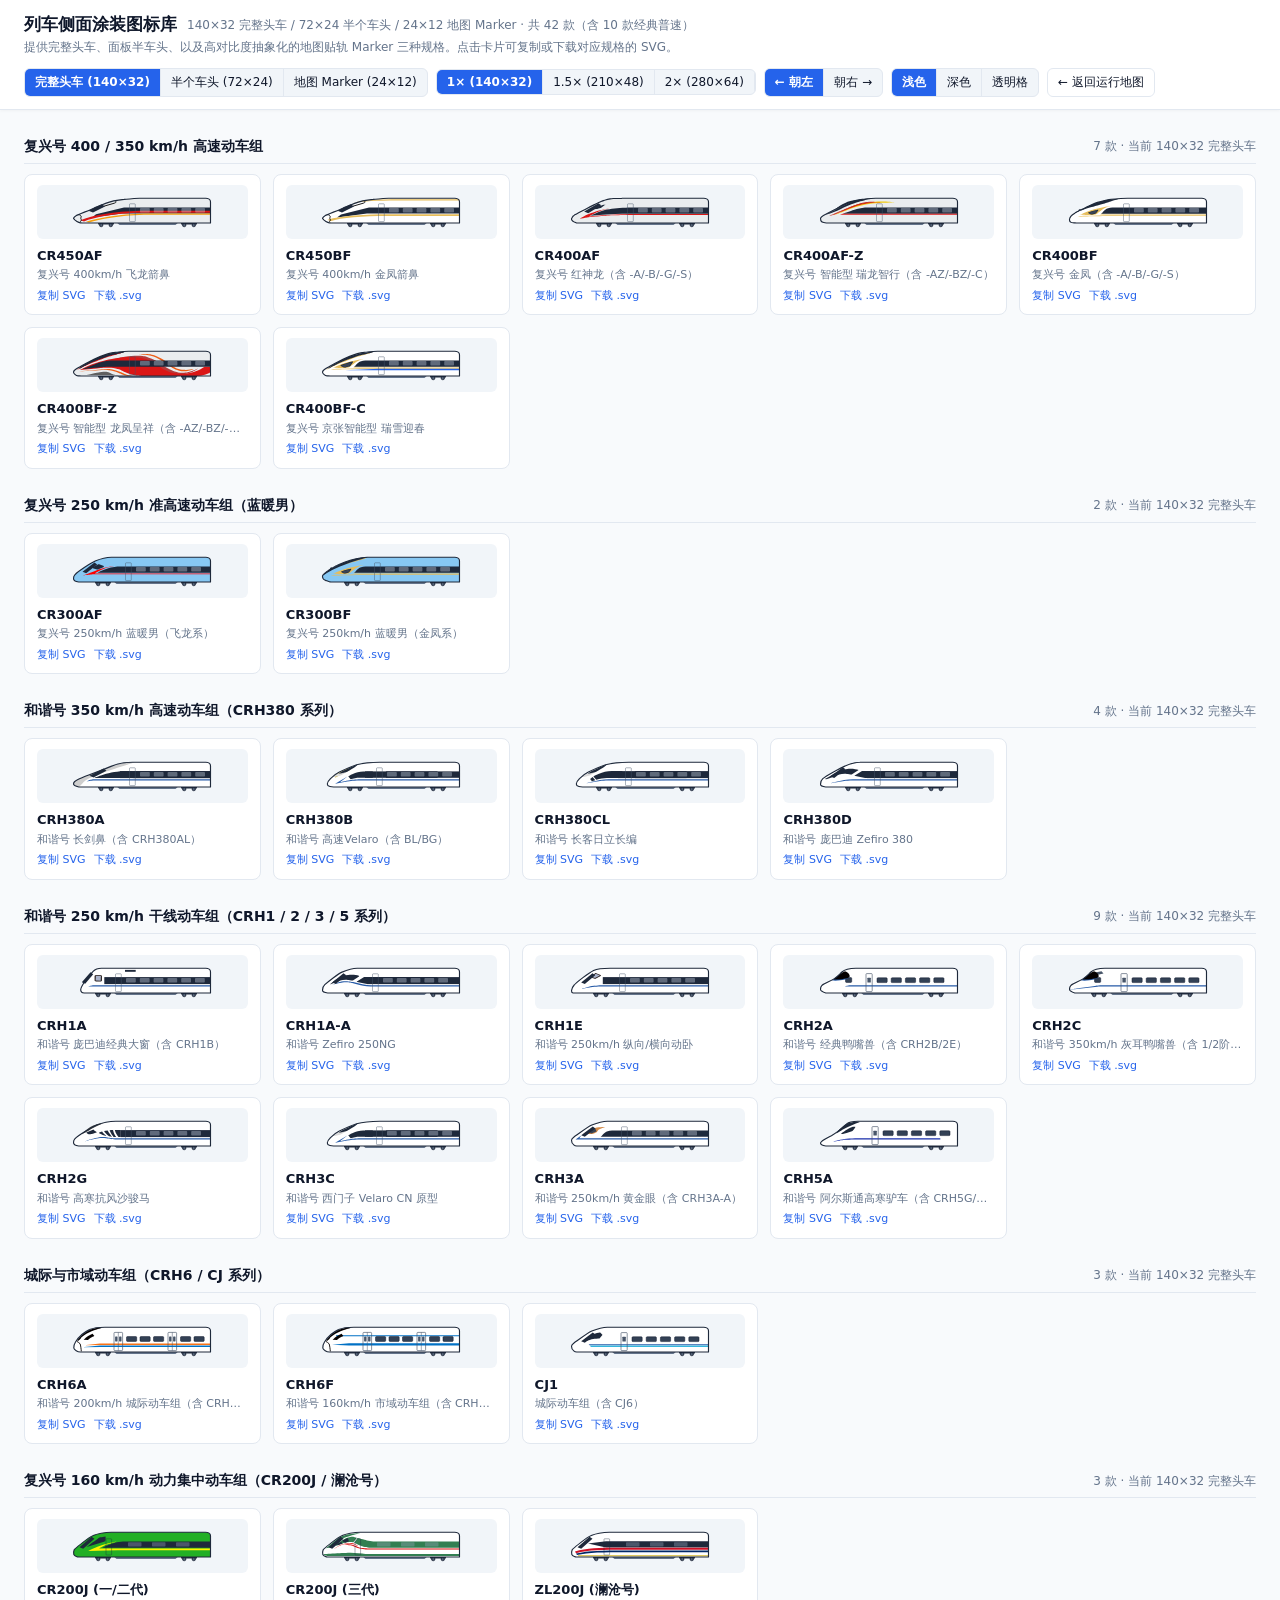
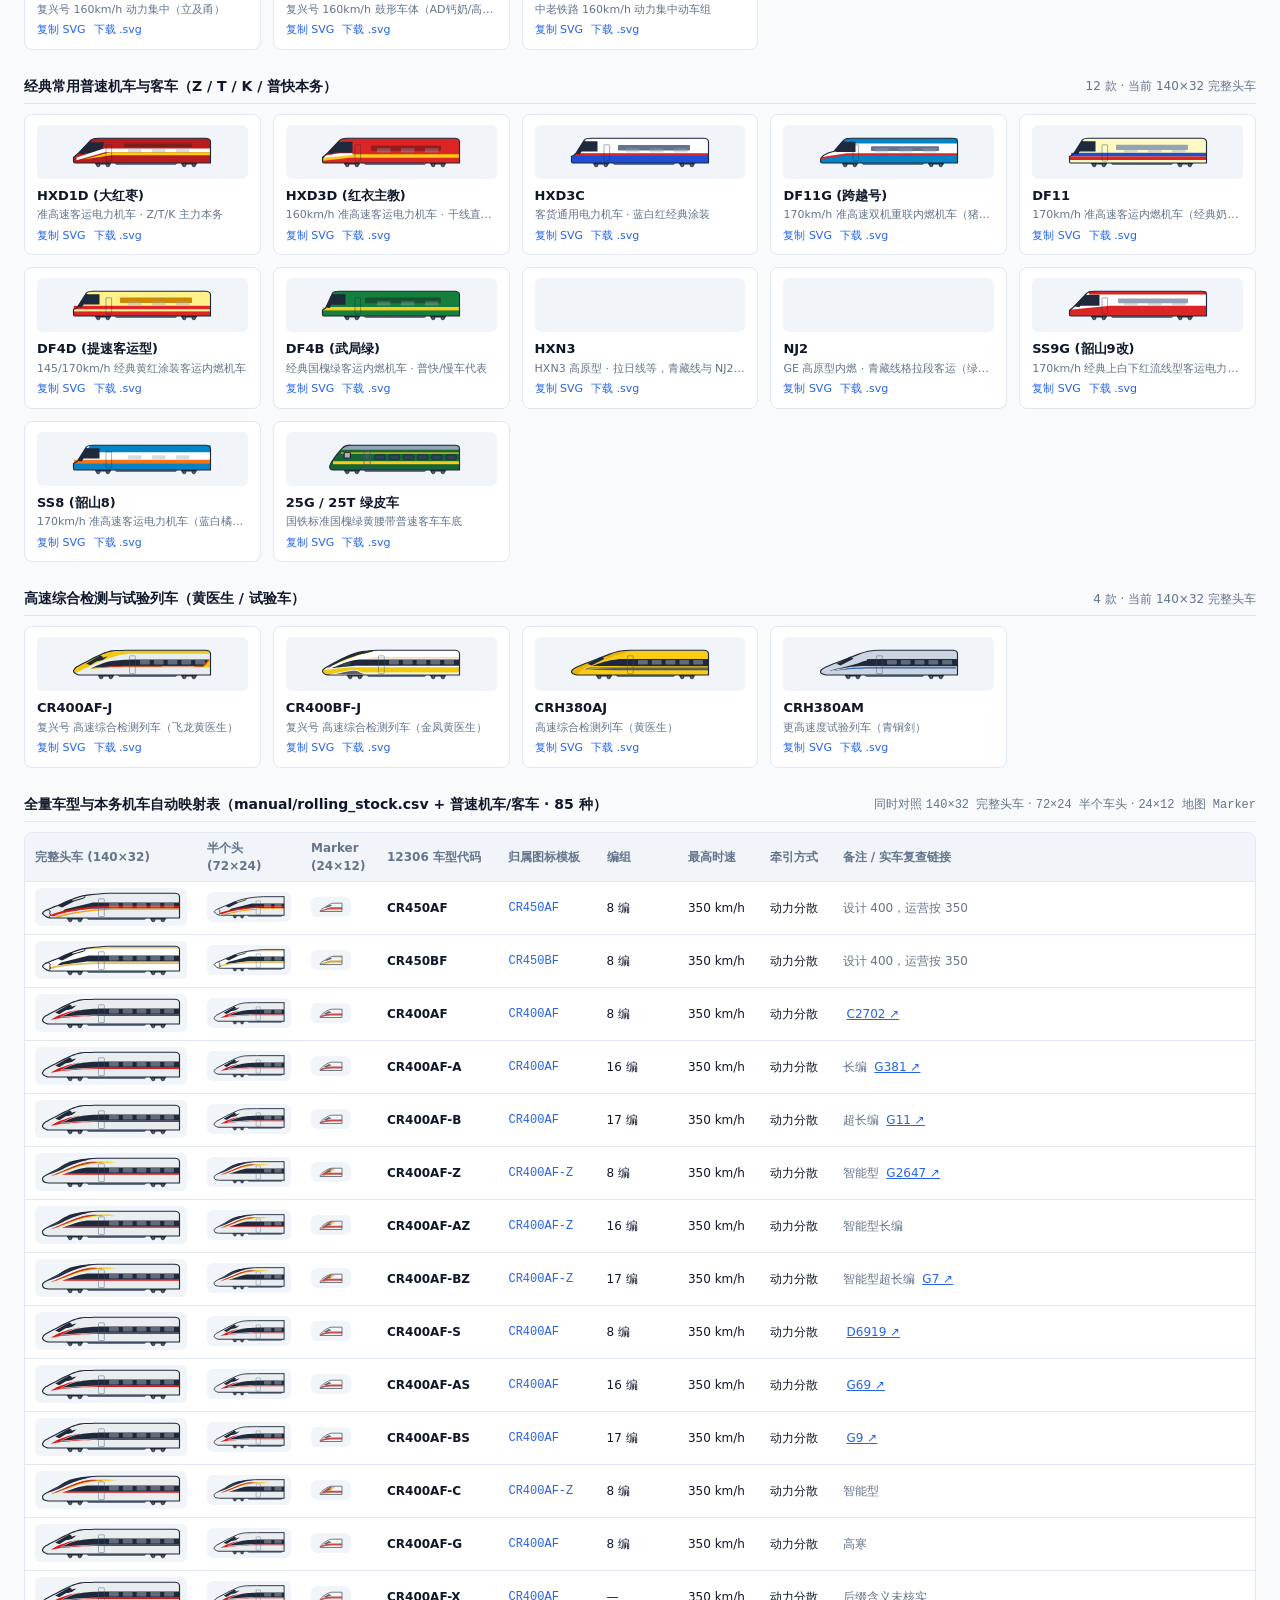
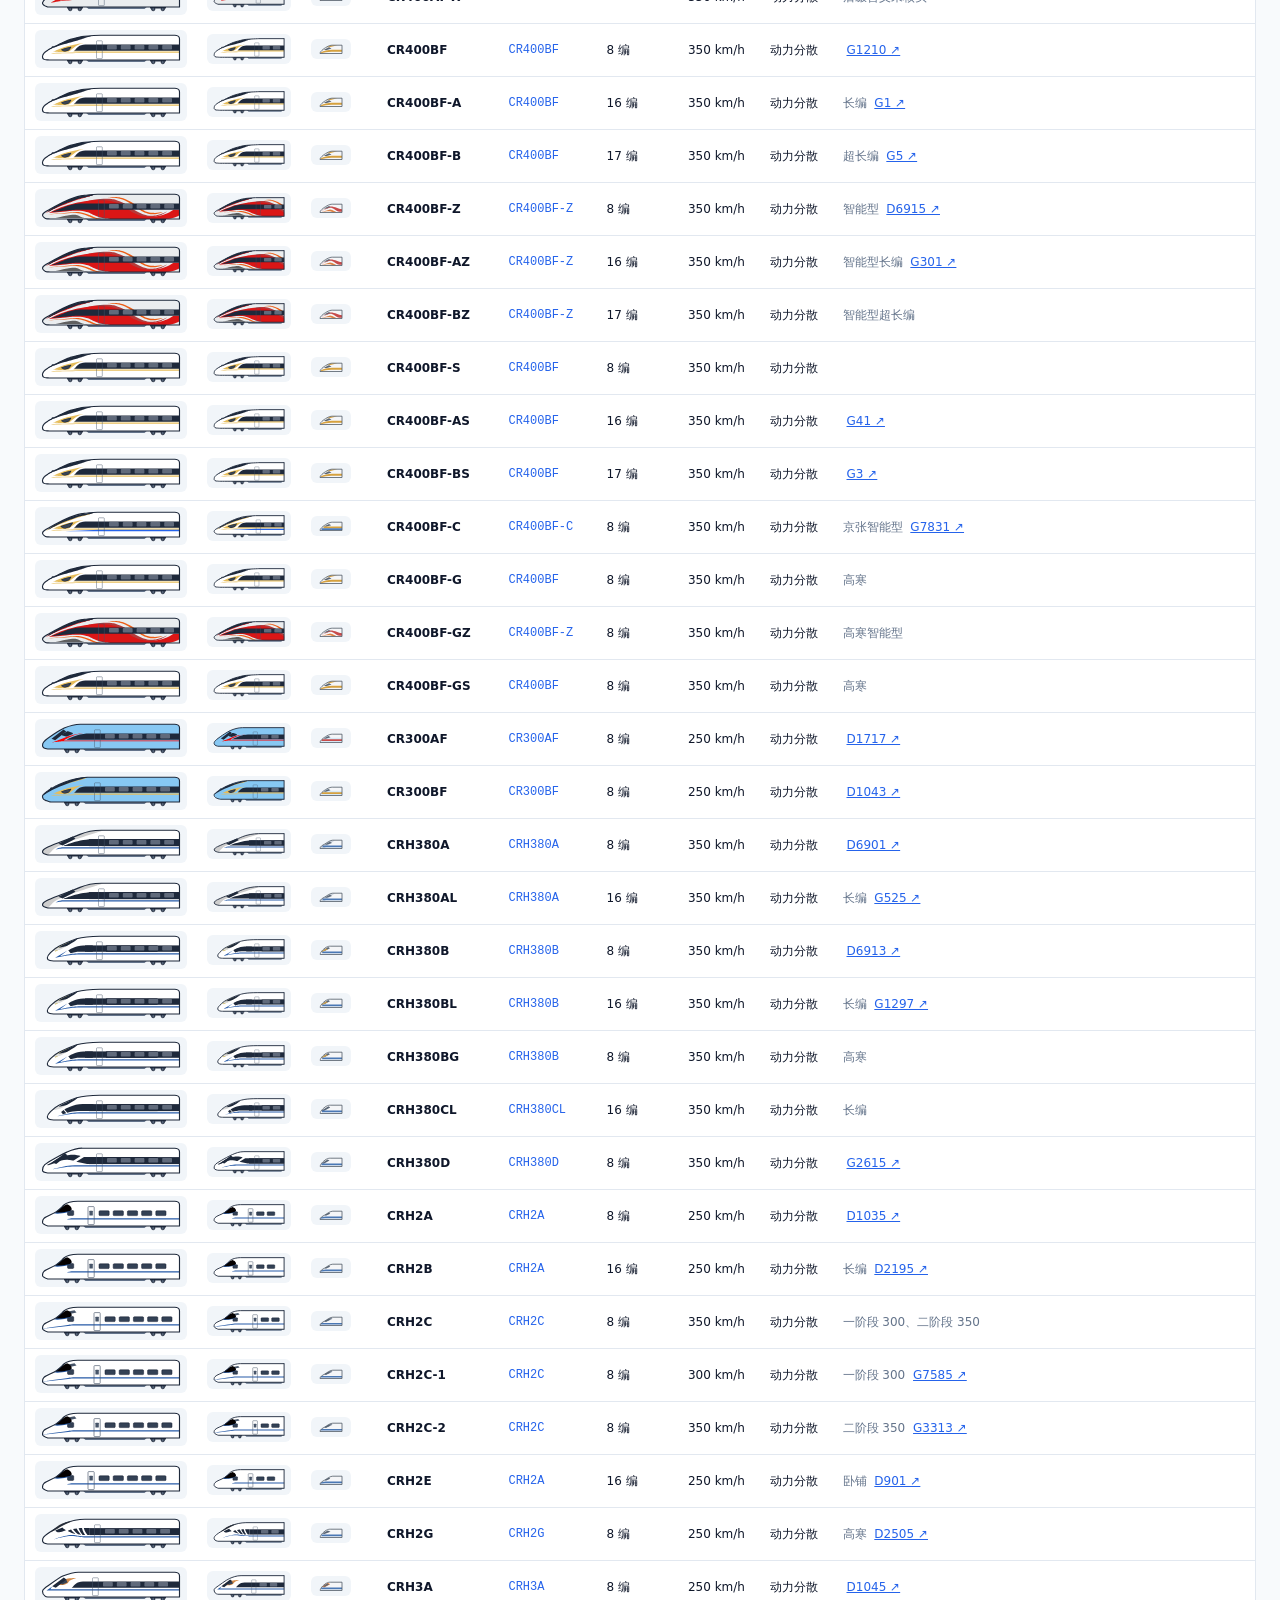
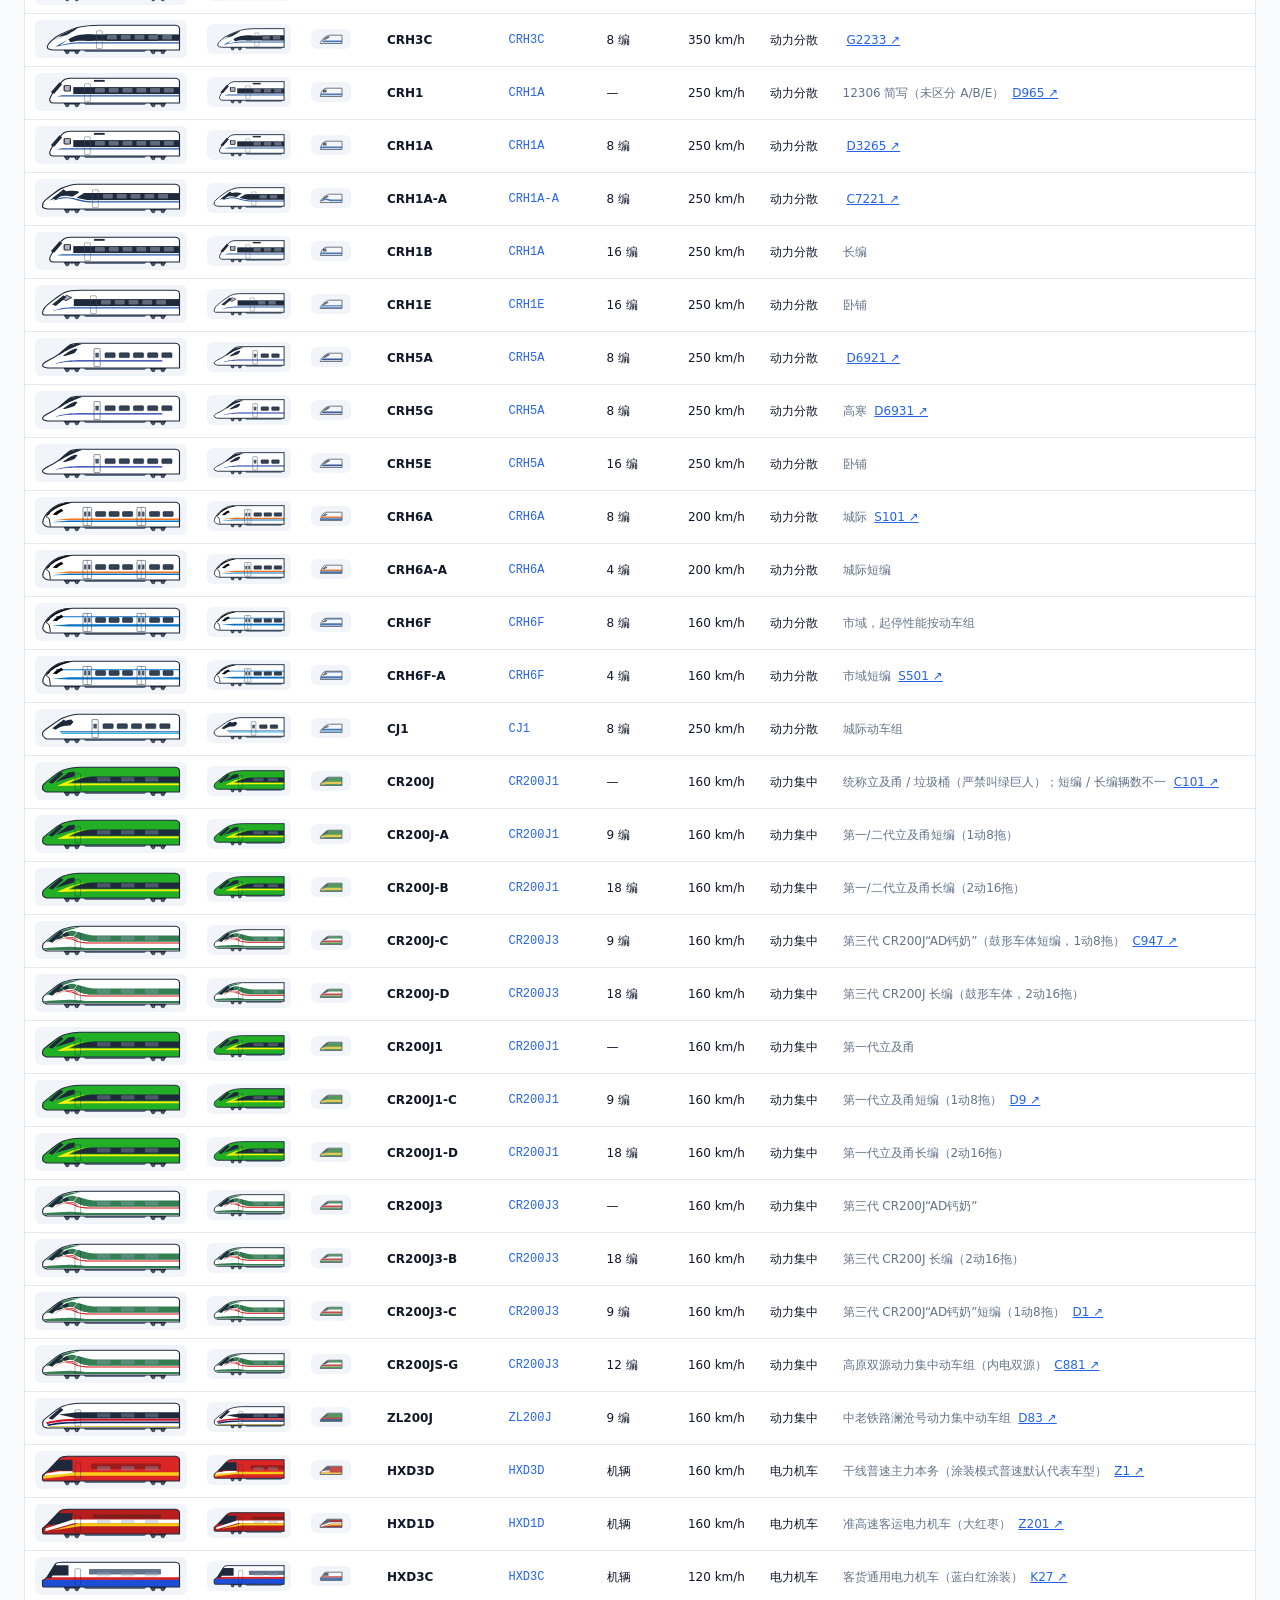
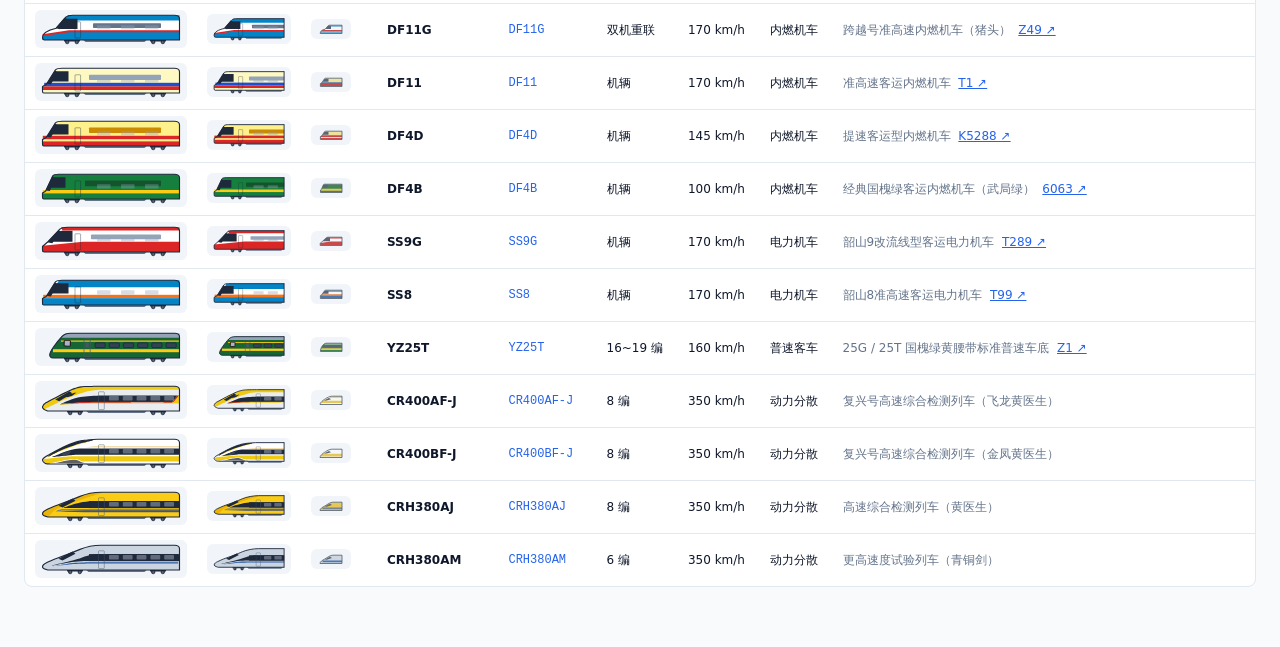
<file: emu.html>
<!doctype html>
<html lang="zh">
<head>
<meta charset="utf-8">
<meta name="viewport" content="width=device-width, initial-scale=1">
<title>CRH / 复兴号 / 经典普速 列车侧面图标库 (140×32 / 72×24 / 24×12 Marker)</title>
<style>
:root {
  --bg: #f8fafc; --card: #ffffff; --fg: #0f172a; --muted: #64748b;
  --bd: #e2e8f0; --stage: #f1f5f9; --accent: #2563eb;
}
body.dark {
  --bg: #0f172a; --card: #1e293b; --fg: #f1f5f9; --muted: #94a3b8;
  --bd: #334155; --stage: #0f172a; --accent: #38bdf8;
}
* { box-sizing: border-box; }
body {
  margin: 0; padding: 0 0 60px; background: var(--bg); color: var(--fg);
  font: 13px/1.5 system-ui, -apple-system, "PingFang SC", sans-serif;
}
.top {
  position: sticky; top: 0; z-index: 20; background: var(--card);
  border-bottom: 1px solid var(--bd); padding: 12px 24px;
  display: flex; flex-wrap: wrap; align-items: center; justify-content: space-between; gap: 12px;
  box-shadow: 0 1px 3px rgba(0,0,0,.04);
}
.top h1 { margin: 0; font-size: 17px; display: flex; align-items: center; gap: 10px; flex-wrap: wrap; }
.top .sub { font-size: 12px; color: var(--muted); font-weight: normal; }
.ctrl { display: flex; flex-wrap: wrap; align-items: center; gap: 8px; }
.seg { display: inline-flex; border: 1px solid var(--bd); border-radius: 6px; overflow: hidden; background: var(--stage); }
.seg button {
  border: 0; background: transparent; color: var(--fg); padding: 5px 10px;
  font: 12px system-ui; cursor: pointer; border-right: 1px solid var(--bd);
}
.seg button:last-child { border-right: 0; }
.seg button.on { background: var(--accent); color: #fff; font-weight: 600; }
.btn {
  border: 1px solid var(--bd); background: var(--card); color: var(--fg);
  padding: 5px 10px; border-radius: 6px; font: 12px system-ui; cursor: pointer;
  text-decoration: none;
}
.btn:hover { border-color: var(--accent); color: var(--accent); }
.wrap { max-width: 1320px; margin: 0 auto; padding: 0 24px; }
.sec-title {
  margin: 26px 0 10px; font-size: 14px; font-weight: 700; color: var(--fg);
  display: flex; align-items: center; justify-content: space-between;
  border-bottom: 1px solid var(--bd); padding-bottom: 6px;
}
.grid {
  display: grid; grid-template-columns: repeat(auto-fill, minmax(230px, 1fr)); gap: 12px;
}
body.mode-half .grid {
  grid-template-columns: repeat(auto-fill, minmax(175px, 1fr));
}
body.mode-marker .grid {
  grid-template-columns: repeat(auto-fill, minmax(165px, 1fr));
}
.card {
  background: var(--card); border: 1px solid var(--bd); border-radius: 8px;
  padding: 10px 12px; display: flex; flex-direction: column; gap: 7px;
  transition: border-color .15s, transform .15s;
}
.card:hover { border-color: var(--accent); transform: translateY(-1px); }
.card.target { outline: 2px solid var(--accent); }
.stage {
  background: var(--stage); border-radius: 6px; padding: 10px 8px;
  display: flex; align-items: center; justify-content: center; min-height: 54px;
  position: relative; overflow: hidden; gap: 12px;
}
body.checker .stage {
  background-image: linear-gradient(45deg, rgba(128,128,128,.12) 25%, transparent 25%),
                    linear-gradient(-45deg, rgba(128,128,128,.12) 25%, transparent 25%),
                    linear-gradient(45deg, transparent 75%, rgba(128,128,128,.12) 75%),
                    linear-gradient(-45deg, transparent 75%, rgba(128,128,128,.12) 75%);
  background-size: 12px 12px;
  background-position: 0 0, 0 6px, 6px -6px, -6px 0;
}
.stage svg { display: block; transition: transform .15s; }
body.flip .stage svg { transform: scaleX(-1); }
.rail-demo {
  display: inline-flex; flex-direction: column; align-items: center; justify-content: center;
}
.rail-line {
  width: 38px; height: 2px; background: #e5484d; border-radius: 1px; margin-top: -1px;
}
.info { display: flex; flex-direction: column; gap: 2px; }
.info .m-name { font-weight: 700; font-size: 13px; display: flex; align-items: center; justify-content: space-between; }
.info .m-sub { font-size: 11px; color: var(--muted); white-space: nowrap; overflow: hidden; text-overflow: ellipsis; }
.info .m-act { display: flex; gap: 8px; margin-top: 2px; }
.info .m-act a { font-size: 11px; color: var(--accent); cursor: pointer; text-decoration: none; }
.info .m-act a:hover { text-decoration: underline; }
.tbl-wrap {
  background: var(--card); border: 1px solid var(--bd); border-radius: 8px;
  overflow: hidden; margin-top: 10px;
}
table { width: 100%; border-collapse: collapse; font-size: 12px; }
th, td { padding: 6px 10px; border-bottom: 1px solid var(--bd); text-align: left; vertical-align: middle; }
th { background: var(--stage); font-weight: 600; color: var(--muted); }
tr:last-child td { border-bottom: 0; }
.toast {
  position: fixed; bottom: 20px; right: 20px; background: #0f172a; color: #fff;
  padding: 8px 14px; border-radius: 6px; font-size: 12px; opacity: 0;
  pointer-events: none; transition: opacity .2s; z-index: 99;
}
.toast.on { opacity: 0.95; }
</style>
</head>
<body>
<div class="top">
  <div>
    <h1>列车侧面涂装图标库 <span style="font-size:12px;font-weight:500;color:var(--muted)">140×32 完整头车 / 72×24 半个车头 / 24×12 地图 Marker · 共 42 款（含 10 款经典普速）</span></h1>
    <div class="sub">提供完整头车、面板半车头、以及高对比度抽象化的地图贴轨 Marker 三种规格。点击卡片可复制或下载对应规格的 SVG。</div>
  </div>
  <div class="ctrl">
    <div class="seg" id="modeSeg">
      <button data-mode="full" class="on">完整头车 (140×32)</button>
      <button data-mode="half">半个车头 (72×24)</button>
      <button data-mode="marker">地图 Marker (24×12)</button>
    </div>
    <div class="seg" id="szSeg">
      <button data-scale="1" class="on" id="szBtn1">1× (140×32)</button>
      <button data-scale="1.5" id="szBtn15">1.5× (210×48)</button>
      <button data-scale="2" id="szBtn2">2× (280×64)</button>
      <button data-scale="3" id="szBtn3" style="display:none">3× (72×36)</button>
      <button data-scale="4" id="szBtn4" style="display:none">4× (96×48)</button>
    </div>
    <div class="seg" id="dirSeg">
      <button data-dir="l" class="on">← 朝左</button>
      <button data-dir="r">朝右 →</button>
    </div>
    <div class="seg" id="bgSeg">
      <button data-bg="light" class="on">浅色</button>
      <button data-bg="dark">深色</button>
      <button data-bg="checker">透明格</button>
    </div>
    <a class="btn" href="index.html">← 返回运行地图</a>
  </div>
</div>

<div class="wrap" id="gallery"></div>

<div class="wrap">
  <div class="sec-title">
    <span>全量车型与本务机车自动映射表（manual/rolling_stock.csv + 普速机车/客车 · 85 种）</span>
    <span style="font-size:12px;font-weight:400;color:var(--muted)">同时对照 <code>140×32 完整头车</code> · <code>72×24 半个车头</code> · <code>24×12 地图 Marker</code></span>
  </div>
  <div class="tbl-wrap">
    <table>
      <thead>
        <tr>
          <th style="width:156px">完整头车 (140×32)</th>
          <th style="width:90px">半个头 (72×24)</th>
          <th style="width:76px">Marker (24×12)</th>
          <th>12306 车型代码</th>
          <th>归属图标模板</th>
          <th>编组</th>
          <th>最高时速</th>
          <th>牵引方式</th>
          <th>备注 / 实车复查链接</th>
        </tr>
      </thead>
      <tbody id="mapRows"></tbody>
    </table>
  </div>
</div>

<div class="toast" id="toast">已复制 SVG 代码到剪贴板</div>

<script src="emu_icons.js?v=18"></script>
<script>
const GROUPS = [["复兴号 400 / 350 km/h 高速动车组", ["CR450AF", "CR450BF", "CR400AF", "CR400AF-Z", "CR400BF", "CR400BF-Z", "CR400BF-C"]], ["复兴号 250 km/h 准高速动车组（蓝暖男）", ["CR300AF", "CR300BF"]], ["和谐号 350 km/h 高速动车组（CRH380 系列）", ["CRH380A", "CRH380B", "CRH380CL", "CRH380D"]], ["和谐号 250 km/h 干线动车组（CRH1 / 2 / 3 / 5 系列）", ["CRH1A", "CRH1A-A", "CRH1E", "CRH2A", "CRH2C", "CRH2G", "CRH3C", "CRH3A", "CRH5A"]], ["城际与市域动车组（CRH6 / CJ 系列）", ["CRH6A", "CRH6F", "CJ1"]], ["复兴号 160 km/h 动力集中动车组（CR200J / 澜沧号）", ["CR200J1", "CR200J3", "ZL200J"]], ["经典常用普速机车与客车（Z / T / K / 普快本务）", ["HXD1D", "HXD3D", "HXD3C", "DF11G", "DF11", "DF4D", "DF4B", "HXN3", "NJ2", "SS9G", "SS8", "YZ25T"]], ["高速综合检测与试验列车（黄医生 / 试验车）", ["CR400AF-J", "CR400BF-J", "CRH380AJ", "CRH380AM"]]];
const META = {"CR450AF": {"id": "CR450AF", "label": "CR450AF", "sub": "复兴号 400km/h 飞龙箭鼻"}, "CR450BF": {"id": "CR450BF", "label": "CR450BF", "sub": "复兴号 400km/h 金凤箭鼻"}, "CR400AF": {"id": "CR400AF", "label": "CR400AF", "sub": "复兴号 红神龙（含 -A/-B/-G/-S）"}, "CR400AF-Z": {"id": "CR400AF-Z", "label": "CR400AF-Z", "sub": "复兴号 智能型 瑞龙智行（含 -AZ/-BZ/-C）"}, "CR400BF": {"id": "CR400BF", "label": "CR400BF", "sub": "复兴号 金凤（含 -A/-B/-G/-S）"}, "CR400BF-Z": {"id": "CR400BF-Z", "label": "CR400BF-Z", "sub": "复兴号 智能型 龙凤呈祥（含 -AZ/-BZ/-GZ）"}, "CR400BF-C": {"id": "CR400BF-C", "label": "CR400BF-C", "sub": "复兴号 京张智能型 瑞雪迎春"}, "CR300AF": {"id": "CR300AF", "label": "CR300AF", "sub": "复兴号 250km/h 蓝暖男（飞龙系）"}, "CR300BF": {"id": "CR300BF", "label": "CR300BF", "sub": "复兴号 250km/h 蓝暖男（金凤系）"}, "CRH380A": {"id": "CRH380A", "label": "CRH380A", "sub": "和谐号 长剑鼻（含 CRH380AL）"}, "CRH380B": {"id": "CRH380B", "label": "CRH380B", "sub": "和谐号 高速Velaro（含 BL/BG）"}, "CRH380CL": {"id": "CRH380CL", "label": "CRH380CL", "sub": "和谐号 长客日立长编"}, "CRH380D": {"id": "CRH380D", "label": "CRH380D", "sub": "和谐号 庞巴迪 Zefiro 380"}, "CRH1A": {"id": "CRH1A", "label": "CRH1A", "sub": "和谐号 庞巴迪经典大窗（含 CRH1B）"}, "CRH1A-A": {"id": "CRH1A-A", "label": "CRH1A-A", "sub": "和谐号 Zefiro 250NG"}, "CRH1E": {"id": "CRH1E", "label": "CRH1E", "sub": "和谐号 250km/h 纵向/横向动卧"}, "CRH2A": {"id": "CRH2A", "label": "CRH2A", "sub": "和谐号 经典鸭嘴兽（含 CRH2B/2E）"}, "CRH2C": {"id": "CRH2C", "label": "CRH2C", "sub": "和谐号 350km/h 灰耳鸭嘴兽（含 1/2阶段）"}, "CRH2G": {"id": "CRH2G", "label": "CRH2G", "sub": "和谐号 高寒抗风沙骏马"}, "CRH3C": {"id": "CRH3C", "label": "CRH3C", "sub": "和谐号 西门子 Velaro CN 原型"}, "CRH3A": {"id": "CRH3A", "label": "CRH3A", "sub": "和谐号 250km/h 黄金眼（含 CRH3A-A）"}, "CRH5A": {"id": "CRH5A", "label": "CRH5A", "sub": "和谐号 阿尔斯通高寒驴车（含 CRH5G/5E）"}, "CRH6A": {"id": "CRH6A", "label": "CRH6A", "sub": "和谐号 200km/h 城际动车组（含 CRH6A-A）"}, "CRH6F": {"id": "CRH6F", "label": "CRH6F", "sub": "和谐号 160km/h 市域动车组（含 CRH6F-A）"}, "CJ1": {"id": "CJ1", "label": "CJ1", "sub": "城际动车组（含 CJ6）"}, "CR200J1": {"id": "CR200J1", "label": "CR200J (一/二代)", "sub": "复兴号 160km/h 动力集中（立及甬）"}, "CR200J3": {"id": "CR200J3", "label": "CR200J (三代)", "sub": "复兴号 160km/h 鼓形车体（AD钙奶/高原双源）"}, "ZL200J": {"id": "ZL200J", "label": "ZL200J (澜沧号)", "sub": "中老铁路 160km/h 动力集中动车组"}, "CRH380AJ": {"id": "CRH380AJ", "label": "CRH380AJ", "sub": "高速综合检测列车（黄医生）"}, "CRH380AM": {"id": "CRH380AM", "label": "CRH380AM", "sub": "更高速度试验列车（青铜剑）"}, "CR400AF-J": {"id": "CR400AF-J", "label": "CR400AF-J", "sub": "复兴号 高速综合检测列车（飞龙黄医生）"}, "CR400BF-J": {"id": "CR400BF-J", "label": "CR400BF-J", "sub": "复兴号 高速综合检测列车（金凤黄医生）"}, "HXD1D": {"id": "HXD1D", "label": "HXD1D (大红枣)", "sub": "准高速客运电力机车 · Z/T/K 主力本务"}, "HXD3D": {"id": "HXD3D", "label": "HXD3D (红衣主教)", "sub": "160km/h 准高速客运电力机车 · 干线直特主力"}, "HXD3C": {"id": "HXD3C", "label": "HXD3C", "sub": "客货通用电力机车 · 蓝白红经典涂装"}, "DF11G": {"id": "DF11G", "label": "DF11G (跨越号)", "sub": "170km/h 准高速双机重联内燃机车（猪头）"}, "DF11": {"id": "DF11", "label": "DF11", "sub": "170km/h 准高速客运内燃机车（经典奶油黄+深蓝双色）"}, "DF4D": {"id": "DF4D", "label": "DF4D (提速客运型)", "sub": "145/170km/h 经典黄红涂装客运内燃机车"}, "HXN3": {"id": "HXN3", "label": "HXN3", "sub": "HXN3 高原型 · 拉日线等，青藏线与 NJ2 并用"}, "NJ2": {"id": "NJ2", "label": "NJ2", "sub": "GE 高原型内燃 · 青藏线格拉段客运（绿黄涂装）"}, "DF4B": {"id": "DF4B", "label": "DF4B (武局绿)", "sub": "经典国槐绿客运内燃机车 · 普快/慢车代表"}, "SS9G": {"id": "SS9G", "label": "SS9G (韶山9改)", "sub": "170km/h 经典上白下红流线型客运电力机车"}, "SS8": {"id": "SS8", "label": "SS8 (韶山8)", "sub": "170km/h 准高速客运电力机车（蓝白橘红）"}, "YZ25T": {"id": "YZ25T", "label": "25G / 25T 绿皮车", "sub": "国铁标准国槐绿黄腰带普速客车车底"}};
const CSV_MODELS = [{"model": "CR450AF", "cars": "8", "kmh": "350", "traction": "动力分散", "note": "设计 400，运营按 350", "sample": ""}, {"model": "CR450BF", "cars": "8", "kmh": "350", "traction": "动力分散", "note": "设计 400，运营按 350", "sample": ""}, {"model": "CR400AF", "cars": "8", "kmh": "350", "traction": "动力分散", "note": "", "sample": "C2702"}, {"model": "CR400AF-A", "cars": "16", "kmh": "350", "traction": "动力分散", "note": "长编", "sample": "G381"}, {"model": "CR400AF-B", "cars": "17", "kmh": "350", "traction": "动力分散", "note": "超长编", "sample": "G11"}, {"model": "CR400AF-Z", "cars": "8", "kmh": "350", "traction": "动力分散", "note": "智能型", "sample": "G2647"}, {"model": "CR400AF-AZ", "cars": "16", "kmh": "350", "traction": "动力分散", "note": "智能型长编", "sample": ""}, {"model": "CR400AF-BZ", "cars": "17", "kmh": "350", "traction": "动力分散", "note": "智能型超长编", "sample": "G7"}, {"model": "CR400AF-S", "cars": "8", "kmh": "350", "traction": "动力分散", "note": "", "sample": "D6919"}, {"model": "CR400AF-AS", "cars": "16", "kmh": "350", "traction": "动力分散", "note": "", "sample": "G69"}, {"model": "CR400AF-BS", "cars": "17", "kmh": "350", "traction": "动力分散", "note": "", "sample": "G9"}, {"model": "CR400AF-C", "cars": "8", "kmh": "350", "traction": "动力分散", "note": "智能型", "sample": ""}, {"model": "CR400AF-G", "cars": "8", "kmh": "350", "traction": "动力分散", "note": "高寒", "sample": ""}, {"model": "CR400AF-X", "cars": "", "kmh": "350", "traction": "动力分散", "note": "后缀含义未核实", "sample": ""}, {"model": "CR400BF", "cars": "8", "kmh": "350", "traction": "动力分散", "note": "", "sample": "G1210"}, {"model": "CR400BF-A", "cars": "16", "kmh": "350", "traction": "动力分散", "note": "长编", "sample": "G1"}, {"model": "CR400BF-B", "cars": "17", "kmh": "350", "traction": "动力分散", "note": "超长编", "sample": "G5"}, {"model": "CR400BF-Z", "cars": "8", "kmh": "350", "traction": "动力分散", "note": "智能型", "sample": "D6915"}, {"model": "CR400BF-AZ", "cars": "16", "kmh": "350", "traction": "动力分散", "note": "智能型长编", "sample": "G301"}, {"model": "CR400BF-BZ", "cars": "17", "kmh": "350", "traction": "动力分散", "note": "智能型超长编", "sample": ""}, {"model": "CR400BF-S", "cars": "8", "kmh": "350", "traction": "动力分散", "note": "", "sample": ""}, {"model": "CR400BF-AS", "cars": "16", "kmh": "350", "traction": "动力分散", "note": "", "sample": "G41"}, {"model": "CR400BF-BS", "cars": "17", "kmh": "350", "traction": "动力分散", "note": "", "sample": "G3"}, {"model": "CR400BF-C", "cars": "8", "kmh": "350", "traction": "动力分散", "note": "京张智能型", "sample": "G7831"}, {"model": "CR400BF-G", "cars": "8", "kmh": "350", "traction": "动力分散", "note": "高寒", "sample": ""}, {"model": "CR400BF-GZ", "cars": "8", "kmh": "350", "traction": "动力分散", "note": "高寒智能型", "sample": ""}, {"model": "CR400BF-GS", "cars": "8", "kmh": "350", "traction": "动力分散", "note": "高寒", "sample": ""}, {"model": "CR300AF", "cars": "8", "kmh": "250", "traction": "动力分散", "note": "", "sample": "D1717"}, {"model": "CR300BF", "cars": "8", "kmh": "250", "traction": "动力分散", "note": "", "sample": "D1043"}, {"model": "CRH380A", "cars": "8", "kmh": "350", "traction": "动力分散", "note": "", "sample": "D6901"}, {"model": "CRH380AL", "cars": "16", "kmh": "350", "traction": "动力分散", "note": "长编", "sample": "G525"}, {"model": "CRH380B", "cars": "8", "kmh": "350", "traction": "动力分散", "note": "", "sample": "D6913"}, {"model": "CRH380BL", "cars": "16", "kmh": "350", "traction": "动力分散", "note": "长编", "sample": "G1297"}, {"model": "CRH380BG", "cars": "8", "kmh": "350", "traction": "动力分散", "note": "高寒", "sample": ""}, {"model": "CRH380CL", "cars": "16", "kmh": "350", "traction": "动力分散", "note": "长编", "sample": ""}, {"model": "CRH380D", "cars": "8", "kmh": "350", "traction": "动力分散", "note": "", "sample": "G2615"}, {"model": "CRH2A", "cars": "8", "kmh": "250", "traction": "动力分散", "note": "", "sample": "D1035"}, {"model": "CRH2B", "cars": "16", "kmh": "250", "traction": "动力分散", "note": "长编", "sample": "D2195"}, {"model": "CRH2C", "cars": "8", "kmh": "350", "traction": "动力分散", "note": "一阶段 300、二阶段 350", "sample": ""}, {"model": "CRH2C-1", "cars": "8", "kmh": "300", "traction": "动力分散", "note": "一阶段 300", "sample": "G7585"}, {"model": "CRH2C-2", "cars": "8", "kmh": "350", "traction": "动力分散", "note": "二阶段 350", "sample": "G3313"}, {"model": "CRH2E", "cars": "16", "kmh": "250", "traction": "动力分散", "note": "卧铺", "sample": "D901"}, {"model": "CRH2G", "cars": "8", "kmh": "250", "traction": "动力分散", "note": "高寒", "sample": "D2505"}, {"model": "CRH3A", "cars": "8", "kmh": "250", "traction": "动力分散", "note": "", "sample": "D1045"}, {"model": "CRH3C", "cars": "8", "kmh": "350", "traction": "动力分散", "note": "", "sample": "G2233"}, {"model": "CRH1", "cars": "", "kmh": "250", "traction": "动力分散", "note": "12306 简写（未区分 A/B/E）", "sample": "D965"}, {"model": "CRH1A", "cars": "8", "kmh": "250", "traction": "动力分散", "note": "", "sample": "D3265"}, {"model": "CRH1A-A", "cars": "8", "kmh": "250", "traction": "动力分散", "note": "", "sample": "C7221"}, {"model": "CRH1B", "cars": "16", "kmh": "250", "traction": "动力分散", "note": "长编", "sample": ""}, {"model": "CRH1E", "cars": "16", "kmh": "250", "traction": "动力分散", "note": "卧铺", "sample": ""}, {"model": "CRH5A", "cars": "8", "kmh": "250", "traction": "动力分散", "note": "", "sample": "D6921"}, {"model": "CRH5G", "cars": "8", "kmh": "250", "traction": "动力分散", "note": "高寒", "sample": "D6931"}, {"model": "CRH5E", "cars": "16", "kmh": "250", "traction": "动力分散", "note": "卧铺", "sample": ""}, {"model": "CRH6A", "cars": "8", "kmh": "200", "traction": "动力分散", "note": "城际", "sample": "S101"}, {"model": "CRH6A-A", "cars": "4", "kmh": "200", "traction": "动力分散", "note": "城际短编", "sample": ""}, {"model": "CRH6F", "cars": "8", "kmh": "160", "traction": "动力分散", "note": "市域，起停性能按动车组", "sample": ""}, {"model": "CRH6F-A", "cars": "4", "kmh": "160", "traction": "动力分散", "note": "市域短编", "sample": "S501"}, {"model": "CJ1", "cars": "8", "kmh": "250", "traction": "动力分散", "note": "城际动车组", "sample": ""}, {"model": "CR200J", "cars": "", "kmh": "160", "traction": "动力集中", "note": "统称立及甬 / 垃圾桶（严禁叫绿巨人）；短编 / 长编辆数不一", "sample": "C101"}, {"model": "CR200J-A", "cars": "9", "kmh": "160", "traction": "动力集中", "note": "第一/二代立及甬短编（1动8拖）", "sample": ""}, {"model": "CR200J-B", "cars": "18", "kmh": "160", "traction": "动力集中", "note": "第一/二代立及甬长编（2动16拖）", "sample": ""}, {"model": "CR200J-C", "cars": "9", "kmh": "160", "traction": "动力集中", "note": "第三代 CR200J“AD钙奶”（鼓形车体短编，1动8拖）", "sample": "C947"}, {"model": "CR200J-D", "cars": "18", "kmh": "160", "traction": "动力集中", "note": "第三代 CR200J 长编（鼓形车体，2动16拖）", "sample": ""}, {"model": "CR200J1", "cars": "", "kmh": "160", "traction": "动力集中", "note": "第一代立及甬", "sample": ""}, {"model": "CR200J1-C", "cars": "9", "kmh": "160", "traction": "动力集中", "note": "第一代立及甬短编（1动8拖）", "sample": "D9"}, {"model": "CR200J1-D", "cars": "18", "kmh": "160", "traction": "动力集中", "note": "第一代立及甬长编（2动16拖）", "sample": ""}, {"model": "CR200J3", "cars": "", "kmh": "160", "traction": "动力集中", "note": "第三代 CR200J“AD钙奶”", "sample": ""}, {"model": "CR200J3-B", "cars": "18", "kmh": "160", "traction": "动力集中", "note": "第三代 CR200J 长编（2动16拖）", "sample": ""}, {"model": "CR200J3-C", "cars": "9", "kmh": "160", "traction": "动力集中", "note": "第三代 CR200J“AD钙奶”短编（1动8拖）", "sample": "D1"}, {"model": "CR200JS-G", "cars": "12", "kmh": "160", "traction": "动力集中", "note": "高原双源动力集中动车组（内电双源）", "sample": "C881"}, {"model": "ZL200J", "cars": "9", "kmh": "160", "traction": "动力集中", "note": "中老铁路澜沧号动力集中动车组", "sample": "D83"}, {"model": "HXD3D", "cars": "机辆", "kmh": "160", "traction": "电力机车", "note": "干线普速主力本务（涂装模式普速默认代表车型）", "sample": "Z1"}, {"model": "HXD1D", "cars": "机辆", "kmh": "160", "traction": "电力机车", "note": "准高速客运电力机车（大红枣）", "sample": "Z201"}, {"model": "HXD3C", "cars": "机辆", "kmh": "120", "traction": "电力机车", "note": "客货通用电力机车（蓝白红涂装）", "sample": "K27"}, {"model": "DF11G", "cars": "双机重联", "kmh": "170", "traction": "内燃机车", "note": "跨越号准高速内燃机车（猪头）", "sample": "Z49"}, {"model": "DF11", "cars": "机辆", "kmh": "170", "traction": "内燃机车", "note": "准高速客运内燃机车", "sample": "T1"}, {"model": "DF4D", "cars": "机辆", "kmh": "145", "traction": "内燃机车", "note": "提速客运型内燃机车", "sample": "K5288"}, {"model": "DF4B", "cars": "机辆", "kmh": "100", "traction": "内燃机车", "note": "经典国槐绿客运内燃机车（武局绿）", "sample": "6063"}, {"model": "SS9G", "cars": "机辆", "kmh": "170", "traction": "电力机车", "note": "韶山9改流线型客运电力机车", "sample": "T289"}, {"model": "SS8", "cars": "机辆", "kmh": "170", "traction": "电力机车", "note": "韶山8准高速客运电力机车", "sample": "T99"}, {"model": "YZ25T", "cars": "16~19", "kmh": "160", "traction": "普速客车", "note": "25G / 25T 国槐绿黄腰带标准普速车底", "sample": "Z1"}, {"model": "CR400AF-J", "cars": "8", "kmh": "350", "traction": "动力分散", "note": "复兴号高速综合检测列车（飞龙黄医生）", "sample": ""}, {"model": "CR400BF-J", "cars": "8", "kmh": "350", "traction": "动力分散", "note": "复兴号高速综合检测列车（金凤黄医生）", "sample": ""}, {"model": "CRH380AJ", "cars": "8", "kmh": "350", "traction": "动力分散", "note": "高速综合检测列车（黄医生）", "sample": ""}, {"model": "CRH380AM", "cars": "6", "kmh": "350", "traction": "动力分散", "note": "更高速度试验列车（青铜剑）", "sample": ""}];

let curScale = 1, curMode = 'full', showCode = false;

const SAMPLE_CODE_BY_ID = {
  "CR450AF": "G1", "CR450BF": "G2", "CR400AF": "G1", "CR400AF-Z": "G7", "CR400BF": "G8901",
  "CR400BF-Z": "G301", "CR400BF-C": "G7831", "CR300AF": "D1717", "CR300BF": "D1043",
  "CRH380A": "G79", "CRH380B": "G1297", "CRH380CL": "G101", "CRH380D": "G2615",
  "CRH1A": "D3265", "CRH1A-A": "C7221", "CRH1E": "D907", "CRH2A": "D3101", "CRH2C": "G7585",
  "CRH2G": "D2505", "CRH3C": "G2233", "CRH3A": "D1045", "CRH5A": "D6921",
  "CRH6A": "S101", "CRH6F": "S501", "CJ1": "C501", "CR200J1": "C7001", "CR200J3": "D1",
  "ZL200J": "D83", "HXD1D": "Z201", "HXD3D": "Z1", "HXD3C": "K27", "DF11G": "Z49",
  "DF11": "T1", "DF4D": "K5288", "DF4B": "6063", "SS9G": "T289", "SS8": "T99", "YZ25T": "Z1",
  "CR400AF-J": "DJ1", "CR400BF-J": "DJ2", "CRH380AJ": "DJ5501", "CRH380AM": "DJ001"
};

function getSvgByMode(id, scale = curScale, mode = curMode) {
  if (mode === 'marker') {
    if (showCode) return emuMarkerWithCodeSvg(id, SAMPLE_CODE_BY_ID[id] || "G1", scale);
    return emuMarkerSvg(id, scale);
  }
  return emuSvg(id, scale, mode === 'half');
}

function updateSizeLabels() {
  const bw = curMode === 'marker' ? 24 : curMode === 'half' ? 72 : 140;
  const bh = curMode === 'marker' ? 12 : curMode === 'half' ? 24 : 32;
  document.getElementById('szBtn1').textContent = `1× (${bw}×${bh})`;
  document.getElementById('szBtn15').textContent = `1.5× (${Math.round(bw*1.5)}×${Math.round(bh*1.5)})`;
  document.getElementById('szBtn2').textContent = `2× (${bw*2}×${bh*2})`;
  const b3 = document.getElementById('szBtn3'), b4 = document.getElementById('szBtn4');
  if (b3 && b4) {
    const showMore = curMode !== 'full';
    b3.style.display = showMore ? '' : 'none';
    b4.style.display = showMore ? '' : 'none';
    b3.textContent = `3× (${bw*3}×${bh*3})`;
    b4.textContent = `4× (${bw*4}×${bh*4})`;
  }
  document.body.classList.toggle('mode-half', curMode === 'half');
  document.body.classList.toggle('mode-marker', curMode === 'marker');
}

function renderGallery() {
  updateSizeLabels();
  const modeDesc = curMode === 'marker' ? '24×12 低对比度特征细节 Marker（含 1× 贴轨、2.2× 放大及车尾随字加长车次效果）'
                 : curMode === 'half' ? '72×24 半个车头' : '140×32 完整头车';
  const gal = document.getElementById('gallery');
  const codeToggleHtml = curMode === 'marker' ? `
    <div style="margin-top:16px;display:flex;align-items:center;justify-content:space-between;background:var(--card);border:1px solid var(--bd);border-radius:8px;padding:10px 14px">
      <div style="font-size:12.5px;color:var(--muted)"><b>涂装 Marker 车上车次（z ≥ 11 车尾随字加长）</b>：完整保留车头风挡与斜切眼罩，车尾平直段按车次字数自动拉长</div>
      <div class="seg" id="codeSeg">
        <button data-code="0" class="${!showCode ? 'on' : ''}">无车次 (24×12)</button>
        <button data-code="1" class="${showCode ? 'on' : ''}">带车次 (车尾随字加长)</button>
      </div>
    </div>` : '';
  gal.innerHTML = codeToggleHtml + GROUPS.map(([gTitle, ids]) => `
    <div class="sec-title"><span>${gTitle}</span><span style="font-size:12px;font-weight:400;color:var(--muted)">${ids.length} 款 · 当前 ${modeDesc}</span></div>
    <div class="grid">
      ${ids.map(id => {
        const m = META[id];
        const code = SAMPLE_CODE_BY_ID[id] || "G1";
        const stageContent = curMode === 'marker'
          ? (showCode
              ? `<span class="rail-demo" title="2.4× 放大检视（车次 ${code}，车尾随字加长）">${emuMarkerWithCodeSvg(id, code, curScale * 2.4)}<i class="rail-line" style="width:100%"></i></span>`
              : `<span title="2.2× 放大检视">${emuMarkerSvg(id, curScale * 2.2)}</span>`
                + `<span class="rail-demo" title="1× 原尺寸 24×12 贴轨效果">${emuMarkerSvg(id, curScale)}<i class="rail-line"></i></span>`)
          : getSvgByMode(id, curScale, curMode);
        const hashPrefix = curMode === 'full' ? '' : curMode + '&';
        return `<div class="card" id="card-${id}" data-id="${id}">
          <div class="stage">${stageContent}</div>
          <div class="info">
            <div class="m-name"><span>${m.label}</span></div>
            <div class="m-sub" title="${m.sub}">${m.sub}</div>
            <div class="m-act">
              <a href="#${hashPrefix}${id}" data-copy="${id}">复制 SVG</a>
              <a href="#${hashPrefix}${id}" data-dl="${id}">下载 .svg</a>
            </div>
          </div>
        </div>`;
      }).join('')}
    </div>
  `).join('');

  document.getElementById('mapRows').innerHTML = CSV_MODELS.map(r => {
    const k = resolveEmuModel(r.model);
    return `<tr>
      <td><div class="stage" style="display:inline-flex;padding:3px 6px;min-height:0">${emuSvg(k, 1, false)}</div></td>
      <td><div class="stage" style="display:inline-flex;padding:3px 6px;min-height:0">${emuSvg(k, 1, true)}</div></td>
      <td><div class="stage" style="display:inline-flex;padding:4px 8px;min-height:0">${emuMarkerSvg(k, 1)}</div></td>
      <td><b>${r.model}</b></td>
      <td><a href="#${curMode === 'full' ? '' : curMode + '&'}${k}" style="color:var(--accent);text-decoration:none"><code>${k}</code></a></td>
      <td>${r.cars ? (/^[\d~]+$/.test(r.cars) ? r.cars + ' 编' : r.cars) : '—'}</td>
      <td>${r.kmh} km/h</td>
      <td>${r.traction}</td>
      <td style="color:var(--muted)">${r.note || ''} ${r.sample ? `<a href="index.html#${r.sample}&mk=1" style="color:var(--accent);margin-left:4px">${r.sample} ↗</a>` : ''}</td>
    </tr>`;
  }).join('');
}

function showToast(msg) {
  const t = document.getElementById('toast');
  t.textContent = msg;
  t.classList.add('on');
  clearTimeout(t._tm);
  t._tm = setTimeout(() => t.classList.remove('on'), 1800);
}

document.addEventListener('click', e => {
  const codeBtn = e.target.closest('[data-code]');
  if (codeBtn) {
    showCode = codeBtn.dataset.code === '1';
    renderGallery();
    return;
  }
  const copyBtn = e.target.closest('[data-copy]');
  if (copyBtn) {
    e.preventDefault();
    const id = copyBtn.dataset.copy;
    const svg = getSvgByMode(id, 1, curMode);
    navigator.clipboard.writeText(svg).then(() => showToast(`已复制 ${id} (${curMode === 'marker' ? '24×12 Marker' : curMode === 'half' ? '72×24 半头' : '140×32 全头'}) SVG 代码`));
    return;
  }
  const dlBtn = e.target.closest('[data-dl]');
  if (dlBtn) {
    e.preventDefault();
    const id = dlBtn.dataset.dl;
    const svg = getSvgByMode(id, 1, curMode);
    const blob = new Blob([svg], {type: 'image/svg+xml'});
    const a = document.createElement('a');
    a.href = URL.createObjectURL(blob);
    a.download = `${id}${curMode === 'marker' ? '-marker' : curMode === 'half' ? '-half' : ''}.svg`;
    a.click();
    URL.revokeObjectURL(a.href);
    return;
  }
});

document.getElementById('modeSeg').addEventListener('click', e => {
  const b = e.target.closest('button');
  if (!b) return;
  for (const x of e.currentTarget.querySelectorAll('button')) x.classList.toggle('on', x === b);
  curMode = b.dataset.mode;
  renderGallery();
});

document.getElementById('szSeg').addEventListener('click', e => {
  const b = e.target.closest('button');
  if (!b) return;
  for (const x of e.currentTarget.querySelectorAll('button')) x.classList.toggle('on', x === b);
  curScale = parseFloat(b.dataset.scale);
  renderGallery();
});

document.getElementById('dirSeg').addEventListener('click', e => {
  const b = e.target.closest('button');
  if (!b) return;
  for (const x of e.currentTarget.querySelectorAll('button')) x.classList.toggle('on', x === b);
  document.body.classList.toggle('flip', b.dataset.dir === 'r');
});

document.getElementById('bgSeg').addEventListener('click', e => {
  const b = e.target.closest('button');
  if (!b) return;
  for (const x of e.currentTarget.querySelectorAll('button')) x.classList.toggle('on', x === b);
  const bg = b.dataset.bg;
  document.body.classList.toggle('dark', bg === 'dark');
  document.body.classList.toggle('checker', bg === 'checker');
});

function checkHash() {
  const raw = decodeURIComponent(location.hash.slice(1));
  const parts = raw.split('&').filter(Boolean);
  let targetId = null;
  if (parts.includes('code')) showCode = true;
  if (parts.includes('marker') || parts.includes('code')) {
    curMode = 'marker';
    for (const b of document.querySelectorAll('#modeSeg button')) b.classList.toggle('on', b.dataset.mode === 'marker');
  } else if (parts.includes('half')) {
    curMode = 'half';
    for (const b of document.querySelectorAll('#modeSeg button')) b.classList.toggle('on', b.dataset.mode === 'half');
  } else if (parts.includes('full')) {
    curMode = 'full';
    for (const b of document.querySelectorAll('#modeSeg button')) b.classList.toggle('on', b.dataset.mode === 'full');
  }
  for (const p of parts) {
    if (p !== 'half' && p !== 'full' && p !== 'marker' && p !== 'code') targetId = resolveEmuModel(p) || p;
  }
  renderGallery();
  for (const c of document.querySelectorAll('.card.target')) c.classList.remove('target');
  if (!targetId) return;
  const el = document.getElementById('card-' + targetId);
  if (el) {
    el.classList.add('target');
    el.scrollIntoView({behavior: 'smooth', block: 'center'});
  }
}
window.addEventListener('hashchange', checkHash);
checkHash();
</script>
</body>
</html>
</file>
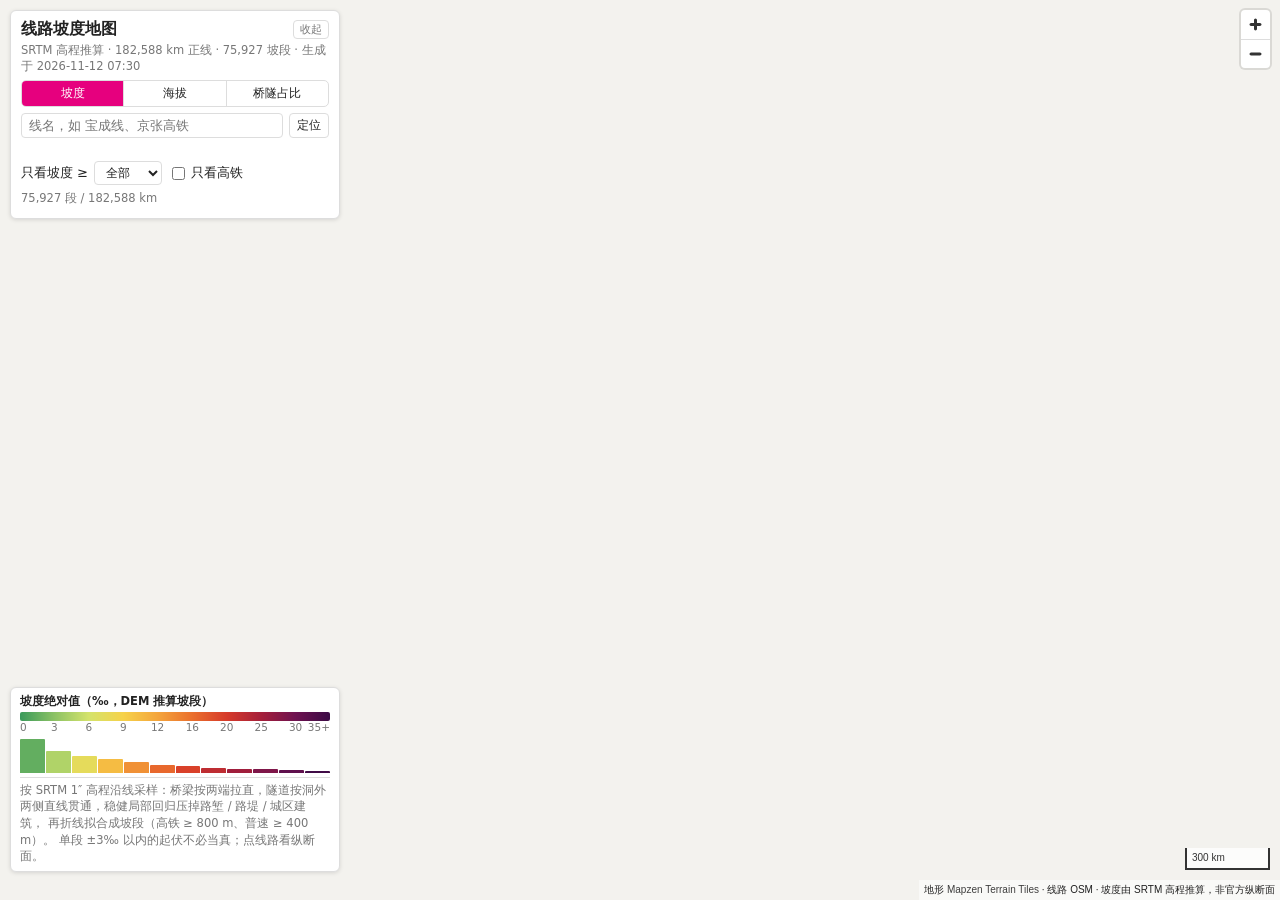
<file: grade.html>
<!doctype html>
<html lang="zh"><head><meta charset="utf-8">
<meta name="viewport" content="width=device-width, initial-scale=1">
<title>线路坡度地图</title>
<link rel="icon" href="favicon.svg" type="image/svg+xml">
<link rel="stylesheet" href="vendor/maplibre-gl.css">
<script src="vendor/maplibre-gl.js"></script>
<style>
  /* 布局与配色沿用 speed.html（推定限速地图） */
  :root { --bg:#fff; --fg:#222; --muted:#777; --line:#ddd; --sel:#e6007e; --hl:#0891b2;
          --rail:#b9b6ae; --railHi:#9d9a92; --none:#9aa0a6;
          --bLand:#f3f2ee; --bWater:#c6d9e6; --bRiver:#a9c6dc; --bUrban:#e4e1da;
          --bShade:#5f5a50; --bLit:#ffffff; --bShadeK:0.35; }
  @media (prefers-color-scheme: dark) { :root { --bg:#1b1b1b; --fg:#e6e6e6; --muted:#9a9a9a; --line:#3a3a3a; --sel:#ff4fc0; --hl:#22d3ee;
          --rail:#4a4a48; --railHi:#5a5a57; --none:#6b7075;
          --bLand:#1f1f1f; --bWater:#14202a; --bRiver:#1c3142; --bUrban:#292927;
          --bShade:#000000; --bLit:#3a3a3a; --bShadeK:0.45; } }
  html, body { margin:0; height:100%; overflow:hidden; font:13px system-ui, sans-serif; color:var(--fg); background:var(--bg); }
  #map { position:absolute; inset:0; }
  .box { background:var(--bg); border:1px solid var(--line); border-radius:6px; box-shadow:0 1px 4px rgba(0,0,0,.12); box-sizing:border-box; }
  #ctl { position:absolute; left:10px; top:10px; z-index:2; width:330px; max-width:calc(100vw - 20px); padding:8px 10px; }
  #ctl h1 { margin:0; font-size:16px; font-weight:700; display:flex; align-items:center; gap:8px; }
  #ctl h1 .fold { margin-left:auto; font:11px system-ui, sans-serif; padding:1px 6px; border:1px solid var(--line); border-radius:4px;
                  background:none; color:var(--muted); cursor:pointer; }
  #ctl .sub { color:var(--muted); font-size:11.5px; margin:2px 0 6px; line-height:1.4; }
  #ctl.folded .body { display:none; }
  #ctl.folded .sub { margin-bottom:0; }
  .modes { display:flex; gap:0; border:1px solid var(--line); border-radius:5px; overflow:hidden; margin-bottom:6px; }
  .modes button { flex:1; font:12px system-ui, sans-serif; padding:4px 2px; border:0; border-left:1px solid var(--line); background:none;
                  color:var(--fg); cursor:pointer; white-space:nowrap; }
  .modes button:first-child { border-left:0; }
  .modes button.on { background:var(--sel); color:#fff; }
  .row { display:flex; align-items:center; gap:6px; margin:4px 0; flex-wrap:wrap; }
  #q { flex:1; min-width:0; font:inherit; padding:4px 7px; border:1px solid var(--line); border-radius:4px; background:var(--bg); color:var(--fg); }
  .row button, .row select { font:12px system-ui, sans-serif; padding:3px 7px; border:1px solid var(--line); border-radius:4px;
                             background:var(--bg); color:var(--fg); cursor:pointer; }
  .row label { display:inline-flex; align-items:center; gap:3px; cursor:pointer; user-select:none; }
  #qinfo { color:var(--muted); font-size:11.5px; min-height:15px; }
  #legend { position:absolute; left:10px; bottom:28px; z-index:2; padding:6px 9px; font-size:11.5px; width:330px; max-width:calc(100vw - 20px); }
  #legend .t { font-weight:600; margin-bottom:3px; }
  #legend .bar { height:9px; border-radius:2px; }
  #legend .ticks { position:relative; height:14px; color:var(--muted); font-size:10.5px; font-variant-numeric:tabular-nums; }
  #legend .ticks span { position:absolute; transform:translateX(-50%); white-space:nowrap; }
  #legend .ticks span:first-child { transform:none; }
  #legend .ticks span:last-child { transform:translateX(-100%); }
  #legend .ex { color:var(--muted); margin-top:3px; line-height:1.45; }
  #legend .ex i { display:inline-block; width:18px; height:3px; vertical-align:middle; margin-right:4px; border-radius:2px; }
  #legend .note { color:var(--muted); margin-top:4px; padding-top:4px; border-top:1px solid var(--line); line-height:1.45; }
  #legend .hist { display:flex; align-items:flex-end; gap:1px; height:34px; margin-top:4px; }
  #legend .hist div { flex:1; border-radius:1px 1px 0 0; min-height:1px; }
  #tip { position:absolute; z-index:4; display:none; pointer-events:none; padding:6px 8px; font-size:12px; max-width:280px; line-height:1.45; }
  #panel { position:absolute; right:10px; top:10px; z-index:3; width:380px; max-width:calc(100vw - 20px); max-height:calc(100% - 60px);
           overflow:auto; padding:10px 12px; display:none; font-size:12.5px; line-height:1.5; }
  #panel .x { position:absolute; right:10px; top:8px; cursor:pointer; color:var(--muted); }
  #panel .x:hover { color:var(--fg); }
  .od { font-size:15px; font-weight:700; padding-right:18px; }
  .ln { color:var(--muted); }
  .kv { display:grid; grid-template-columns:auto 1fr; gap:1px 10px; margin-top:4px; font-variant-numeric:tabular-nums; }
  .kv b { font-weight:600; }
  .kv .k { color:var(--muted); }
  .sw { display:inline-block; width:10px; height:10px; border-radius:2px; vertical-align:-1px; margin-right:3px; }
  .links { margin-top:8px; display:flex; gap:10px; flex-wrap:wrap; }
  .links a { color:var(--hl); }
  .key { color:var(--muted); font-size:10.5px; margin-top:6px; word-break:break-all; }
  .warn { color:#c62828; font-size:11.5px; margin-top:4px; }
  #prof { margin-top:8px; }
  #prof svg { display:block; width:100%; height:auto; overflow:visible; font:10px system-ui, sans-serif; }
  #prof .cap { color:var(--muted); font-size:10.5px; display:flex; justify-content:space-between; gap:6px; }
  #prof .cap a { color:var(--hl); cursor:pointer; }
  #loading { position:absolute; left:50%; top:50%; transform:translate(-50%,-50%); z-index:5; padding:8px 14px; color:var(--muted); }
  .maplibregl-ctrl-attrib { font-size:10px; }
  @media (max-width: 640px) {
    #ctl { width:calc(100vw - 20px); }
    #legend { width:auto; right:10px; bottom:22px; }
    #legend .note, #legend .hist { display:none; }
    #panel { left:10px; right:10px; top:auto; bottom:10px; width:auto; max-height:58%; }
    .maplibregl-ctrl-top-right { top:auto; bottom:120px; }
  }
</style>
</head><body>
<div id="map"></div>
<div id="ctl" class="box">
  <h1>线路坡度地图 <button class="fold" id="fold" title="收起 / 展开">收起</button></h1>
  <div class="sub" id="sub">加载中…</div>
  <div class="body">
    <div class="modes" id="modes">
      <button data-m="grade" class="on" title="坡段坡度绝对值（‰）">坡度</button>
      <button data-m="ele" title="坡段平均海拔（m）">海拔</button>
      <button data-m="bt" title="桥梁 + 隧道占坡段长度的比例（OSM 标注）">桥隧占比</button>
    </div>
    <div class="row">
      <input id="q" type="search" list="lnlist" placeholder="线名，如 宝成线、京张高铁" autocomplete="off">
      <button id="fit" title="缩放到匹配段">定位</button>
    </div>
    <datalist id="lnlist"></datalist>
    <div id="qinfo"></div>
    <div class="row">
      <span>只看坡度 ≥</span>
      <select id="min">
        <option value="0">全部</option>
        <option value="4">4‰</option>
        <option value="6">6‰</option>
        <option value="12">12‰</option>
        <option value="20">20‰</option>
        <option value="25">25‰</option>
        <option value="30">30‰</option>
      </select>
      <label title="只显示 OSM 标注的高铁 / 城际（底图等级 ≤ 1）"><input type="checkbox" id="hsr"> 只看高铁</label>
      <span id="cnt" style="color:var(--muted);font-size:11.5px"></span>
    </div>
  </div>
</div>
<div id="legend" class="box"></div>
<div id="tip" class="box"></div>
<div id="panel" class="box"></div>
<div id="loading" class="box">加载坡度数据…</div>
<script>
'use strict';
const $ = id => document.getElementById(id);
const css = v => getComputedStyle(document.documentElement).getPropertyValue(v).trim();
const esc = s => String(s ?? '').replace(/[&<>"]/g, c => ({ '&': '&amp;', '<': '&lt;', '>': '&gt;', '"': '&quot;' })[c]);
const okNum = v => typeof v === 'number' && isFinite(v);

// ---------- 色标 ----------
const GRADE_STOPS = [[0, '#3a9a5b'], [3, '#8cc265'], [6, '#d4e36b'], [9, '#f6d24a'], [12, '#f4a53c'], [16, '#ea6f2d'],
                     [20, '#d63a2a'], [25, '#a51f3a'], [30, '#6e1250'], [35, '#3b0a45']];
const MODES = {
  grade: { field: 'ga', title: '坡度绝对值（‰，DEM 推算坡段）', stops: GRADE_STOPS, fmt: v => v },
  ele:   { field: 'em', title: '平均海拔（m）',
           stops: [[0, '#2c7bb6'], [100, '#00a6ca'], [300, '#00ccbc'], [600, '#90eb9d'], [1000, '#e8f08a'], [1500, '#f9d057'],
                   [2200, '#f29e2e'], [3000, '#e76818'], [4000, '#c2185b'], [5000, '#6a1b9a']], fmt: v => v },
  bt:    { field: 'bt', title: '桥隧占比（OSM bridge / tunnel 标注；越高 DEM 越不可信、已按两端拉直）',
           stops: [[0, '#b8b8b8'], [25, '#9ecae1'], [50, '#4292c6'], [75, '#2c5fa8'], [100, '#3f007d']], fmt: v => v + '%' },
};
const colorOf = (mode, v) => {
  const st = MODES[mode].stops;
  if (!okNum(v)) return css('--none');
  if (v <= st[0][0]) return st[0][1];
  for (let i = 1; i < st.length; i++) if (v <= st[i][0]) {
    const [a, ca] = st[i - 1], [b, cb] = st[i], t = (v - a) / (b - a);
    const p = c => [1, 3, 5].map(j => parseInt(c.slice(j, j + 2), 16));
    const A = p(ca), B = p(cb);
    return 'rgb(' + A.map((x, j) => Math.round(x + (B[j] - x) * t)).join(',') + ')';
  }
  return st[st.length - 1][1];
};

// ---------- 状态与 URL hash ----------
// #c=纬度,经度,缩放&m=grade|ele|bt&q=线名&min=12&hsr=1&s=笔画.段   也认简写 #宝成线
const S = { mode: 'grade', q: '', min: 0, hsr: false, sel: null, view: null };
function readHash() {
  const raw = location.hash.slice(1);
  if (!raw) return;
  for (const kv of raw.split('&')) {
    if (!kv) continue;
    const i = kv.indexOf('=');
    let k = i < 0 ? 'q' : kv.slice(0, i), v = i < 0 ? kv : kv.slice(i + 1);
    try { v = decodeURIComponent(v); } catch (e) {}
    if (k === 'c') { const [la, lo, z] = v.split(',').map(Number); if ([la, lo, z].every(okNum)) S.view = { lat: la, lon: lo, z }; }
    else if (k === 'm' && MODES[v]) S.mode = v;
    else if (k === 'q' || k === 'line') S.q = v.trim();
    else if (k === 'min') S.min = +v || 0;
    else if (k === 'hsr') S.hsr = v === '1';
    else if (k === 's') S.sel = v;
  }
}
let hashTimer = null;
function writeHash() {
  clearTimeout(hashTimer);
  hashTimer = setTimeout(() => {
    if (!map) return;
    const c = map.getCenter(), parts = [];
    parts.push(`c=${c.lat.toFixed(4)},${c.lng.toFixed(4)},${map.getZoom().toFixed(2)}`);
    if (S.mode !== 'grade') parts.push('m=' + S.mode);
    if (S.q) parts.push('q=' + encodeURIComponent(S.q));
    if (S.min) parts.push('min=' + S.min);
    if (S.hsr) parts.push('hsr=1');
    if (S.sel != null && SEG[S.sel]) parts.push('s=' + SEG[S.sel].key);
    const h = '#' + parts.join('&');
    if (h !== location.hash) history.replaceState(null, '', h);
  }, 250);
}
readHash();

// ---------- 地图（底图同 speed.html / map.html） ----------
const BASE_TILES = {"omt":"https://tiles.openfreemap.org/planet","dem":"https://elevation-tiles-prod.s3.amazonaws.com/terrarium/{z}/{x}/{y}.png","attr":"<a href=\"https://openfreemap.org\">OpenFreeMap</a> &copy; OpenMapTiles &copy; OpenStreetMap contributors · 地形 <a href=\"https://registry.opendata.aws/terrain-tiles/\">Mapzen Terrain Tiles</a>"};
const baseStyle = () => ({
  version: 8,
  sources: {
    omt: { type: 'vector', ...(BASE_TILES.omt.includes('{z}') ? { tiles: [BASE_TILES.omt], maxzoom: 14 } : { url: BASE_TILES.omt }) },
    dem: { type: 'raster-dem', encoding: 'terrarium', tileSize: 256, maxzoom: 12, tiles: [BASE_TILES.dem] },
  },
  layers: [
    { id: 'land', type: 'background', paint: { 'background-color': css('--bLand') } },
    { id: 'hills', type: 'hillshade', source: 'dem',
      paint: { 'hillshade-exaggeration': +css('--bShadeK'), 'hillshade-shadow-color': css('--bShade'),
               'hillshade-highlight-color': css('--bLit'), 'hillshade-accent-color': css('--bShade'),
               'hillshade-illumination-direction': 315 } },
    { id: 'urban', type: 'fill', source: 'omt', 'source-layer': 'landuse', minzoom: 8,
      filter: ['in', ['get', 'class'], ['literal', ['residential', 'commercial', 'industrial', 'retail']]],
      paint: { 'fill-color': css('--bUrban') } },
    { id: 'water', type: 'fill', source: 'omt', 'source-layer': 'water', paint: { 'fill-color': css('--bWater') } },
    { id: 'river', type: 'line', source: 'omt', 'source-layer': 'waterway', minzoom: 7,
      filter: ['in', ['get', 'class'], ['literal', ['river', 'canal']]],
      layout: { 'line-cap': 'round', 'line-join': 'round' },
      paint: { 'line-color': css('--bRiver'), 'line-width': ['interpolate', ['exponential', 1.4], ['zoom'], 6, 0.5, 10, 1.2, 14, 3] } },
  ],
});
const map = new maplibregl.Map({
  container: 'map', style: baseStyle(),
  center: S.view ? [S.view.lon, S.view.lat] : [106, 34], zoom: S.view ? S.view.z : 4.2,
  minZoom: 2, maxZoom: 16, dragRotate: false, pitchWithRotate: false, touchPitch: false,
  attributionControl: { customAttribution: '地形 <a href="https://registry.opendata.aws/terrain-tiles/">Mapzen Terrain Tiles</a> · 线路 OSM · 坡度由 SRTM 高程推算，非官方纵断面' },
});
map.touchZoomRotate.disableRotation();
map.addControl(new maplibregl.NavigationControl({ showCompass: false }), 'top-right');
map.addControl(new maplibregl.ScaleControl({ maxWidth: 110, unit: 'metric' }), 'bottom-right');

// ---------- 坡度数据 ----------
// grade_map.json：strokes[k] = [hsr, profile(Δs m, Δh dm …), segs[[线名下标, 桥%, 隧%, d4 坐标]]]
// 第 j 段对应纵断面第 j 到 j+1 个断点
let GM = null, SEG = [], STK = [], SEGGJ = null, BYKEY = new Map(), hoverId = null, matched = null;
const getJSON = u => fetch(u).then(r => { if (!r.ok) throw new Error(u + ' ' + r.status); return r.json(); });
function decode(gm) {
  const feats = [], names = gm.names;
  SEG = []; STK = []; BYKEY = new Map();
  gm.strokes.forEach(([hsr, prof, segs], k) => {
    const ps = [], ph = [];
    let s = 0, h = 0;
    for (let i = 0; i < prof.length; i += 2) { s += prof[i]; h += prof[i + 1]; ps.push(s); ph.push(h / 10); }
    const stk = { k, hsr, s: ps, h: ph, segs: [] };
    STK.push(stk);
    segs.forEach(([ni, bp, tp, d4], j) => {
      const co = [];
      let x = 0, y = 0;
      for (let t = 0; t < d4.length; t += 2) { x += d4[t]; y += d4[t + 1]; co.push([x / 1e4, y / 1e4]); }
      const s0 = ps[j], s1 = ps[j + 1], h0 = ph[j], h1 = ph[j + 1];
      if (!okNum(s1)) return;
      const g = (h1 - h0) / Math.max(s1 - s0, 1) * 1000;
      const i = SEG.length;
      const rec = { i, k, j, key: `${k}.${j}`, line: names[ni] || '', s0, s1, h0, h1, g, bp, tp, hsr, coords: co };
      SEG.push(rec); stk.segs.push(i); BYKEY.set(rec.key, i);
      if (co.length < 2) return;
      feats.push({ type: 'Feature', id: i, geometry: { type: 'LineString', coordinates: co },
        properties: { i, ga: Math.round(Math.abs(g) * 10) / 10, em: Math.round((h0 + h1) / 2), bt: Math.min(100, bp + tp), hsr } });
    });
  });
  SEGGJ = { type: 'FeatureCollection', features: feats };
  const cnt = new Map();
  for (const s of SEG) if (s.line) cnt.set(s.line, (cnt.get(s.line) || 0) + (s.s1 - s.s0));
  $('lnlist').innerHTML = [...cnt.entries()].sort((a, b) => b[1] - a[1]).slice(0, 3000).map(([n]) => `<option value="${esc(n)}">`).join('');
}
function fmtDate(s) { return String(s || '').replace('T', ' ').replace(/\.\d+.*$/, '').replace(/(\d\d:\d\d):\d\d.*$/, '$1'); }
function setSub() {
  const st = GM.stats || {};
  $('sub').textContent = `SRTM 高程推算 · ${Math.round(st.km || 0).toLocaleString()} km 正线 · ${SEG.length.toLocaleString()} 坡段 · 生成于 ${fmtDate(GM.generated_at)}`;
}

// ---------- 样式表达式 ----------
function colorExpr() {
  const md = MODES[S.mode], interp = ['interpolate', ['linear'], ['to-number', ['get', md.field]]];
  for (const [v, c] of md.stops) interp.push(v, c);
  return interp;
}
const W_STOPS = [[4, 1.1], [7, 2], [10, 3.4], [13, 5.5], [16, 8]];
const zoomW = (k, add = 0) => ['interpolate', ['exponential', 1.5], ['zoom'], ...W_STOPS.flatMap(([z, w]) => [z, typeof k === 'number' ? w * k + add : ['+', ['*', w, k], add]])];
const hitList = () => matched ? ['literal', [...matched]] : null;
function widthExpr() {
  const hl = hitList();
  // 坡度模式下陡坡加粗一点，全国视图里一眼能看到山区线路
  const steepK = S.mode === 'grade' ? ['interpolate', ['linear'], ['get', 'ga'], 0, 0.8, 12, 1, 25, 1.35] : 1;
  return zoomW(hl ? ['*', steepK, ['case', ['in', ['get', 'i'], hl], 1.5, 0.7]] : steepK);
}
function opacityExpr() {
  const hl = hitList();
  return hl ? ['case', ['in', ['get', 'i'], hl], 0.95, 0.12] : 0.92;
}
function filterExpr() {
  const f = ['all'];
  if (S.min) f.push(['>=', ['get', 'ga'], S.min]);
  if (S.hsr) f.push(['==', ['get', 'hsr'], 1]);
  return f.length > 1 ? f : null;
}
// 排序：陡的画在上面
const sortKey = () => S.mode === 'grade' ? ['get', 'ga'] : S.mode === 'ele' ? ['get', 'em'] : ['get', 'bt'];

function addOverlay() {
  if (!SEGGJ || map.getLayer('seg')) return;
  if (!map.getSource('seg')) map.addSource('seg', { type: 'geojson', data: SEGGJ, tolerance: 0.3 });
  map.addLayer({ id: 'seg-case', type: 'line', source: 'seg', layout: { 'line-cap': 'round', 'line-join': 'round' },
    paint: { 'line-color': ['case', ['boolean', ['feature-state', 'sel'], false], css('--sel'), css('--fg')],
             'line-width': zoomW(1, 5),
             'line-opacity': ['case', ['boolean', ['feature-state', 'sel'], false], 0.95, ['boolean', ['feature-state', 'hover'], false], 0.7, 0] } });
  map.addLayer({ id: 'seg', type: 'line', source: 'seg', layout: { 'line-cap': 'round', 'line-join': 'round', 'line-sort-key': sortKey() },
    paint: { 'line-color': colorExpr(), 'line-width': widthExpr(), 'line-opacity': opacityExpr() } });
  map.addLayer({ id: 'seg-hit', type: 'line', source: 'seg', paint: { 'line-color': '#000', 'line-opacity': 0, 'line-width': 12 } });
  applyStyle();
  if (S.sel != null && typeof S.sel === 'number') map.setFeatureState({ source: 'seg', id: S.sel }, { sel: true });
}
function applyStyle() {
  if (!map.getLayer('seg')) return;
  map.setPaintProperty('seg', 'line-color', colorExpr());
  map.setPaintProperty('seg', 'line-width', widthExpr());
  map.setPaintProperty('seg', 'line-opacity', opacityExpr());
  map.setLayoutProperty('seg', 'line-sort-key', sortKey());
  const f = filterExpr();
  for (const id of ['seg', 'seg-case', 'seg-hit']) map.setFilter(id, f);
  drawLegend();
  countVisible();
}
function countVisible() {
  if (!SEG.length) return;
  let n = 0, km = 0;
  for (const s of SEG) {
    if (S.min && Math.abs(s.g) < S.min) continue;
    if (S.hsr && !s.hsr) continue;
    n++; km += s.s1 - s.s0;
  }
  $('cnt').textContent = `${n.toLocaleString()} 段 / ${Math.round(km / 1000).toLocaleString()} km`;
}

// ---------- 图例（含全路坡度里程分布） ----------
function drawLegend() {
  const md = MODES[S.mode], st = md.stops, n = st.length;
  const grad = st.map(([, c], i) => `${c} ${(100 * i / (n - 1)).toFixed(1)}%`).join(',');
  const ticks = st.map(([v], i) => `<span style="left:${(100 * i / (n - 1)).toFixed(1)}%">${md.fmt(v)}${i === n - 1 && S.mode !== 'bt' ? '+' : ''}</span>`).join('');
  let hist = '';
  if (S.mode === 'grade' && SEG.length) {
    const bins = new Array(12).fill(0);          // 0–3 … 33+，每档 3‰
    for (const s of SEG) bins[Math.min(11, Math.floor(Math.abs(s.g) / 3))] += s.s1 - s.s0;
    const mx = Math.max(...bins.map(v => Math.sqrt(v)));
    const tot = bins.reduce((a, b) => a + b, 0);
    hist = `<div class="hist" title="各坡度档里程（柱高按平方根）">${bins.map((v, i) =>
      `<div style="height:${(100 * Math.sqrt(v) / mx).toFixed(0)}%;background:${colorOf('grade', i * 3 + 1.5)}" title="${i * 3}–${i * 3 + 3}‰：${Math.round(v / 1000).toLocaleString()} km（${(100 * v / tot).toFixed(1)}%）"></div>`).join('')}</div>`;
  }
  $('legend').innerHTML = `<div class="t">${esc(md.title)}</div><div class="bar" style="background:linear-gradient(90deg,${grad})"></div>
    <div class="ticks">${ticks}</div>${hist}
    <div class="note">按 SRTM 1″ 高程沿线采样：桥梁按两端拉直，隧道按洞外两侧直线贯通，稳健局部回归压掉路堑 / 路堤 / 城区建筑，
    再折线拟合成坡段（高铁 ≥ ${GM ? GM.params.min_seg_hsr_m : 800} m、普速 ≥ ${GM ? GM.params.min_seg_m : 400} m）。
    单段 ±3‰ 以内的起伏不必当真；点线路看纵断面。</div>`;
}

// ---------- 搜索 ----------
function runSearch(fit) {
  const q = S.q.trim();
  if (!q) { matched = null; $('qinfo').textContent = ''; applyStyle(); return; }
  const m = new Set(), lines = new Set();
  const exact = SEG.some(s => s.line === q);
  let km = 0;
  SEG.forEach((s, i) => {
    if (exact ? s.line === q : s.line.includes(q)) { m.add(i); lines.add(s.line); km += s.s1 - s.s0; }
  });
  matched = m;
  $('qinfo').textContent = m.size ? `匹配 ${m.size} 段 ${Math.round(km / 1000)} km` + (lines.size <= 3 ? '：' + [...lines].join('、') : `，${lines.size} 条线`) : '没有匹配的段';
  applyStyle();
  if (fit && m.size) fitTo([...m], fit === 'instant');
}
function fitTo(ids, instant) {
  let w = 180, e = -180, s = 90, n = -90;
  for (const i of ids) for (const [x, y] of SEG[i].coords) { if (x < w) w = x; if (x > e) e = x; if (y < s) s = y; if (y > n) n = y; }
  if (w > e) return;
  const narrow = innerWidth <= 640;
  map.fitBounds([[w, s], [e, n]], { padding: narrow ? { top: 200, bottom: 80, left: 20, right: 20 } : { top: 40, bottom: 60, left: 360, right: 410 }, maxZoom: 13, duration: instant ? 0 : 600 });
}

// ---------- 提示与详情 ----------
const km1 = m => (m / 1000).toFixed(m < 10000 ? 2 : 1);
const gStr = g => (g >= 0 ? '+' : '−') + Math.abs(g).toFixed(1) + '‰';
function infoHtml(s, full) {
  const sw = (m, v) => `<span class="sw" style="background:${colorOf(m, v)}"></span>`;
  const L = s.s1 - s.s0, ga = Math.abs(s.g);
  let h = `<div class="od">${esc(s.line || '（无线名）')}</div>
  <div class="kv">
    <span class="k">坡度</span><span>${sw('grade', ga)}<b>${ga.toFixed(1)}‰</b> <span style="color:var(--muted)">（沿折线方向 ${gStr(s.g)}，${Math.abs(s.h1 - s.h0).toFixed(0)} m 落差）</span></span>
    <span class="k">坡段长</span><span>${km1(L)} km</span>
    <span class="k">海拔</span><span>${sw('ele', (s.h0 + s.h1) / 2)}${Math.round(s.h0)} → ${Math.round(s.h1)} m</span>
    <span class="k">桥 / 隧</span><span>${sw('bt', s.bp + s.tp)}桥 ${s.bp}% · 隧 ${s.tp}%</span>
  </div>`;
  if (ga > 30) h += `<div class="warn">超过 30‰：多为 DEM 误差（漏标桥隧、深路堑），少数为真实限制坡度地段</div>`;
  if (full) {
    h += `<div id="prof"></div>`;
    const ln = s.line ? encodeURIComponent(s.line) : '';
    h += `<div class="links">${ln ? `<a href="#" id="qsel">筛选此线</a><a href="speed.html#q=${ln}" target="_blank" rel="noopener">限速地图</a>
      <a href="diagram.html#line=${ln}" target="_blank" rel="noopener">运行图</a>` : ''}<a href="#" id="fitsel">缩放到此段</a></div>`;
    h += `<div class="key">笔画 ${s.k} · 第 ${s.j + 1}/${STK[s.k].segs.length} 段 · 笔画里程 ${km1(s.s0)}–${km1(s.s1)} km${s.hsr ? ' · 高铁口径' : ''}</div>`;
  }
  return h;
}
// 纵断面：所在笔画在本段前后 ±R 范围内的断点折线，本段高亮，各段按坡度着色
let profR = 30000;
function drawProfile(s) {
  const box = $('prof');
  if (!box) return;
  const stk = STK[s.k], mid = (s.s0 + s.s1) / 2, tot = stk.s[stk.s.length - 1];
  let a = Math.max(0, mid - profR), b = Math.min(tot, mid + profR);
  if (b - a < 2 * profR) { if (a === 0) b = Math.min(tot, 2 * profR); else a = Math.max(0, tot - 2 * profR); }
  const ids = stk.segs.filter(i => SEG[i].s1 > a && SEG[i].s0 < b);
  if (!ids.length) { box.innerHTML = ''; return; }
  let hmin = Infinity, hmax = -Infinity;
  for (const i of ids) { const t = SEG[i]; hmin = Math.min(hmin, t.h0, t.h1); hmax = Math.max(hmax, t.h0, t.h1); }
  const pad = Math.max(10, (hmax - hmin) * 0.12); hmin -= pad; hmax += pad;
  const W = 356, H = 150, ml = 34, mr = 4, mt = 6, mb = 16;
  const X = v => ml + (v - a) / (b - a) * (W - ml - mr), Y = v => mt + (hmax - v) / (hmax - hmin) * (H - mt - mb);
  let svg = `<svg viewBox="0 0 ${W} ${H}">`;
  // 网格
  const step = [10, 20, 50, 100, 200, 500, 1000].find(v => (hmax - hmin) / v <= 5) || 2000;
  for (let v = Math.ceil(hmin / step) * step; v <= hmax; v += step)
    svg += `<line x1="${ml}" x2="${W - mr}" y1="${Y(v)}" y2="${Y(v)}" stroke="var(--line)"/><text x="${ml - 3}" y="${Y(v) + 3}" text-anchor="end" fill="var(--muted)">${v}</text>`;
  const xs = [1, 2, 5, 10, 20, 50, 100].find(v => (b - a) / 1000 / v <= 7) || 200;
  for (let v = Math.ceil(a / 1000 / xs) * xs; v * 1000 <= b; v += xs)
    svg += `<text x="${X(v * 1000)}" y="${H - 3}" text-anchor="middle" fill="var(--muted)">${v}</text>`;
  // 坡段填充 + 折线
  for (const i of ids) {
    const t = SEG[i], x0 = X(Math.max(a, t.s0)), x1 = X(Math.min(b, t.s1));
    const fy = v => Y(t.h0 + (t.h1 - t.h0) * (v - t.s0) / Math.max(t.s1 - t.s0, 1));
    const y0 = fy(Math.max(a, t.s0)), y1 = fy(Math.min(b, t.s1)), c = colorOf('grade', Math.abs(t.g));
    svg += `<path d="M${x0},${y0}L${x1},${y1}L${x1},${H - mb}L${x0},${H - mb}Z" fill="${c}" fill-opacity="${i === s.i ? 0.55 : 0.22}" data-i="${i}" style="cursor:pointer"/>`;
    svg += `<line x1="${x0}" y1="${y0}" x2="${x1}" y2="${y1}" stroke="${i === s.i ? css('--sel') : c}" stroke-width="${i === s.i ? 3 : 1.8}" stroke-linecap="round"/>`;
    if (x1 - x0 > 26 && Math.abs(t.g) >= 3)
      svg += `<text x="${(x0 + x1) / 2}" y="${Math.min(y0, y1) - 3}" text-anchor="middle" fill="var(--fg)" style="font-size:9px">${Math.abs(t.g).toFixed(0)}</text>`;
  }
  svg += `</svg>`;
  box.innerHTML = `<div class="cap"><span>纵断面（横轴笔画里程 km，纵轴海拔 m，数字为 ‰）</span>
    <span><a id="pz-">−</a> ±${profR / 1000} km <a id="pz+">＋</a></span></div>` + svg;
  box.querySelectorAll('path[data-i]').forEach(p => p.addEventListener('click', () => select(+p.dataset.i, true)));
  $('pz-').onclick = () => { profR = Math.min(400000, profR * 2); drawProfile(s); };
  $('pz+').onclick = () => { profR = Math.max(5000, profR / 2); drawProfile(s); };
}
function setHover(id) {
  if (hoverId === id) return;
  if (hoverId != null) map.setFeatureState({ source: 'seg', id: hoverId }, { hover: false });
  hoverId = id;
  if (id != null) map.setFeatureState({ source: 'seg', id }, { hover: true });
}
function select(i, fly) {
  if (S.sel != null && typeof S.sel === 'number' && map.getSource('seg')) map.setFeatureState({ source: 'seg', id: S.sel }, { sel: false });
  S.sel = i;
  const p = $('panel');
  if (i == null || !SEG[i]) { S.sel = null; p.style.display = 'none'; writeHash(); return; }
  if (map.getSource('seg')) map.setFeatureState({ source: 'seg', id: i }, { sel: true });
  const s = SEG[i];
  p.innerHTML = `<span class="x" id="px" title="关闭">✕</span>` + infoHtml(s, true);
  p.style.display = 'block';
  drawProfile(s);
  $('px').onclick = () => select(null);
  $('fitsel').onclick = e => { e.preventDefault(); fitTo([i]); };
  if ($('qsel')) $('qsel').onclick = e => { e.preventDefault(); $('q').value = S.q = s.line; runSearch(true); writeHash(); };
  if (fly) fitTo([i], fly === 'instant');
  writeHash();
}
function bindEvents() {
  const tip = $('tip');
  map.on('mousemove', 'seg-hit', e => {
    const f = e.features && e.features[0];
    if (!f) return;
    setHover(f.id);
    map.getCanvas().style.cursor = 'pointer';
    if (matchMedia('(hover: none)').matches) return;
    tip.innerHTML = infoHtml(SEG[f.id], false);
    tip.style.display = 'block';
    const r = map.getContainer().getBoundingClientRect(), tw = tip.offsetWidth, th = tip.offsetHeight;
    let x = e.point.x + 14, y = e.point.y + 14;
    if (x + tw > r.width - 6) x = e.point.x - tw - 14;
    if (y + th > r.height - 6) y = Math.max(6, e.point.y - th - 14);
    tip.style.left = Math.max(6, x) + 'px'; tip.style.top = y + 'px';
  });
  map.on('mouseleave', 'seg-hit', () => { setHover(null); tip.style.display = 'none'; map.getCanvas().style.cursor = ''; });
  map.on('click', e => {
    const fs = map.getLayer('seg-hit') ? map.queryRenderedFeatures([[e.point.x - 4, e.point.y - 4], [e.point.x + 4, e.point.y + 4]], { layers: ['seg-hit'] }) : [];
    tip.style.display = 'none';
    select(fs.length ? fs[0].id : null);
  });
  map.on('moveend', writeHash);
}

// ---------- 控件 ----------
$('modes').addEventListener('click', e => {
  const b = e.target.closest('button[data-m]');
  if (!b) return;
  S.mode = b.dataset.m; syncControls(); applyStyle(); writeHash();
});
let qTimer = null;
$('q').addEventListener('input', () => { clearTimeout(qTimer); qTimer = setTimeout(() => { S.q = $('q').value.trim(); runSearch(false); writeHash(); }, 200); });
$('q').addEventListener('keydown', e => { if (e.key === 'Enter') { clearTimeout(qTimer); S.q = $('q').value.trim(); runSearch(true); writeHash(); } });
$('fit').onclick = () => { S.q = $('q').value.trim(); runSearch(true); writeHash(); };
$('min').onchange = () => { S.min = +$('min').value; applyStyle(); writeHash(); };
$('hsr').onchange = () => { S.hsr = $('hsr').checked; applyStyle(); writeHash(); };
$('fold').onclick = () => { const c = $('ctl').classList.toggle('folded'); $('fold').textContent = c ? '展开' : '收起'; };
if (innerWidth <= 640 && !S.q) { $('ctl').classList.add('folded'); $('fold').textContent = '展开'; }
function syncControls() {
  for (const b of $('modes').querySelectorAll('button')) b.classList.toggle('on', b.dataset.m === S.mode);
  $('q').value = S.q; $('min').value = String(S.min); $('hsr').checked = S.hsr;
}
syncControls();
drawLegend();
addEventListener('hashchange', () => {
  const before = JSON.stringify([S.mode, S.q, S.min, S.hsr]);
  readHash(); syncControls();
  if (JSON.stringify([S.mode, S.q, S.min, S.hsr]) !== before) runSearch(false);
});

// ---------- 启动 ----------
const mapReady = new Promise(res => map.once('style.load', res));
const dataReady = getJSON('grade_map.json');
mapReady.then(() => bindEvents());
matchMedia('(prefers-color-scheme: dark)').addEventListener('change', () => {
  map.setStyle(baseStyle(), { diff: false });
  map.once('style.load', () => { addOverlay(); drawLegend(); });
});
Promise.all([dataReady, mapReady]).then(([gm]) => {
  GM = gm;
  decode(gm);
  setSub();
  addOverlay();
  const selKey = S.sel;
  S.sel = null;
  runSearch(S.view ? false : 'instant');
  if (selKey != null && BYKEY.has(selKey)) select(BYKEY.get(selKey), !S.view && !S.q ? 'instant' : false);
  $('loading').remove();
  window.__gradeReady = true;
}).catch(e => {
  console.error(e);
  $('loading').textContent = '坡度数据加载失败：' + (e && e.message || e);
  $('sub').textContent = '没有找到 grade_map.json（需先运行 python -m railmap.network.grade_map）';
});
</script>
</body></html>
</file>
<file: vendor/maplibre-gl.css>
.maplibregl-map{font:12px/20px Helvetica Neue,Arial,Helvetica,sans-serif;overflow:hidden;position:relative;-webkit-tap-highlight-color:rgb(0 0 0/0)}.maplibregl-canvas{left:0;position:absolute;top:0}.maplibregl-map:fullscreen{height:100%;width:100%}.maplibregl-ctrl-group button.maplibregl-ctrl-compass{touch-action:none}.maplibregl-canvas-container.maplibregl-interactive,.maplibregl-ctrl-group button.maplibregl-ctrl-compass{cursor:grab;-webkit-user-select:none;-moz-user-select:none;user-select:none}.maplibregl-canvas-container.maplibregl-interactive.maplibregl-track-pointer{cursor:pointer}.maplibregl-canvas-container.maplibregl-interactive:active,.maplibregl-ctrl-group button.maplibregl-ctrl-compass:active{cursor:grabbing}.maplibregl-canvas-container.maplibregl-touch-zoom-rotate,.maplibregl-canvas-container.maplibregl-touch-zoom-rotate .maplibregl-canvas{touch-action:pan-x pan-y}.maplibregl-canvas-container.maplibregl-touch-drag-pan,.maplibregl-canvas-container.maplibregl-touch-drag-pan .maplibregl-canvas{touch-action:pinch-zoom}.maplibregl-canvas-container.maplibregl-touch-zoom-rotate.maplibregl-touch-drag-pan,.maplibregl-canvas-container.maplibregl-touch-zoom-rotate.maplibregl-touch-drag-pan .maplibregl-canvas{touch-action:none}.maplibregl-canvas-container.maplibregl-touch-drag-pan.maplibregl-cooperative-gestures,.maplibregl-canvas-container.maplibregl-touch-drag-pan.maplibregl-cooperative-gestures .maplibregl-canvas{touch-action:pan-x pan-y}.maplibregl-ctrl-bottom-left,.maplibregl-ctrl-bottom-right,.maplibregl-ctrl-top-left,.maplibregl-ctrl-top-right{pointer-events:none;position:absolute;z-index:2}.maplibregl-ctrl-top-left{left:0;top:0}.maplibregl-ctrl-top-right{right:0;top:0}.maplibregl-ctrl-bottom-left{bottom:0;left:0}.maplibregl-ctrl-bottom-right{bottom:0;right:0}.maplibregl-ctrl{clear:both;pointer-events:auto;transform:translate(0)}.maplibregl-ctrl-top-left .maplibregl-ctrl{float:left;margin:10px 0 0 10px}.maplibregl-ctrl-top-right .maplibregl-ctrl{float:right;margin:10px 10px 0 0}.maplibregl-ctrl-bottom-left .maplibregl-ctrl{float:left;margin:0 0 10px 10px}.maplibregl-ctrl-bottom-right .maplibregl-ctrl{float:right;margin:0 10px 10px 0}.maplibregl-ctrl-group{background:#fff;border-radius:4px}.maplibregl-ctrl-group:not(:empty){box-shadow:0 0 0 2px rgba(0,0,0,.1)}@media (forced-colors:active){.maplibregl-ctrl-group:not(:empty){box-shadow:0 0 0 2px ButtonText}}.maplibregl-ctrl-group button{background-color:transparent;border:0;box-sizing:border-box;cursor:pointer;display:block;height:29px;outline:none;padding:0;width:29px}.maplibregl-ctrl-group button+button{border-top:1px solid #ddd}.maplibregl-ctrl button .maplibregl-ctrl-icon{background-position:50%;background-repeat:no-repeat;display:block;height:100%;width:100%}@media (forced-colors:active){.maplibregl-ctrl-icon{background-color:transparent}.maplibregl-ctrl-group button+button{border-top:1px solid ButtonText}}.maplibregl-ctrl button::-moz-focus-inner{border:0;padding:0}.maplibregl-ctrl-attrib-button:focus,.maplibregl-ctrl-group button:focus{box-shadow:0 0 2px 2px #0096ff}.maplibregl-ctrl button:disabled{cursor:not-allowed}.maplibregl-ctrl button:disabled .maplibregl-ctrl-icon{opacity:.25}.maplibregl-ctrl button:not(:disabled):hover{background-color:rgb(0 0 0/5%)}.maplibregl-ctrl-group button:focus:focus-visible{box-shadow:0 0 2px 2px #0096ff}.maplibregl-ctrl-group button:focus:not(:focus-visible){box-shadow:none}.maplibregl-ctrl-group button:focus:first-child{border-radius:4px 4px 0 0}.maplibregl-ctrl-group button:focus:last-child{border-radius:0 0 4px 4px}.maplibregl-ctrl-group button:focus:only-child{border-radius:inherit}.maplibregl-ctrl button.maplibregl-ctrl-zoom-out .maplibregl-ctrl-icon{background-image:url("data:image/svg+xml;charset=utf-8,%3Csvg xmlns='http://www.w3.org/2000/svg' width='29' height='29' fill='%23333' viewBox='0 0 29 29'%3E%3Cpath d='M10 13c-.75 0-1.5.75-1.5 1.5S9.25 16 10 16h9c.75 0 1.5-.75 1.5-1.5S19.75 13 19 13z'/%3E%3C/svg%3E")}.maplibregl-ctrl button.maplibregl-ctrl-zoom-in .maplibregl-ctrl-icon{background-image:url("data:image/svg+xml;charset=utf-8,%3Csvg xmlns='http://www.w3.org/2000/svg' width='29' height='29' fill='%23333' viewBox='0 0 29 29'%3E%3Cpath d='M14.5 8.5c-.75 0-1.5.75-1.5 1.5v3h-3c-.75 0-1.5.75-1.5 1.5S9.25 16 10 16h3v3c0 .75.75 1.5 1.5 1.5S16 19.75 16 19v-3h3c.75 0 1.5-.75 1.5-1.5S19.75 13 19 13h-3v-3c0-.75-.75-1.5-1.5-1.5'/%3E%3C/svg%3E")}@media (forced-colors:active){.maplibregl-ctrl button.maplibregl-ctrl-zoom-out .maplibregl-ctrl-icon{background-image:url("data:image/svg+xml;charset=utf-8,%3Csvg xmlns='http://www.w3.org/2000/svg' width='29' height='29' fill='%23fff' viewBox='0 0 29 29'%3E%3Cpath d='M10 13c-.75 0-1.5.75-1.5 1.5S9.25 16 10 16h9c.75 0 1.5-.75 1.5-1.5S19.75 13 19 13z'/%3E%3C/svg%3E")}.maplibregl-ctrl button.maplibregl-ctrl-zoom-in .maplibregl-ctrl-icon{background-image:url("data:image/svg+xml;charset=utf-8,%3Csvg xmlns='http://www.w3.org/2000/svg' width='29' height='29' fill='%23fff' viewBox='0 0 29 29'%3E%3Cpath d='M14.5 8.5c-.75 0-1.5.75-1.5 1.5v3h-3c-.75 0-1.5.75-1.5 1.5S9.25 16 10 16h3v3c0 .75.75 1.5 1.5 1.5S16 19.75 16 19v-3h3c.75 0 1.5-.75 1.5-1.5S19.75 13 19 13h-3v-3c0-.75-.75-1.5-1.5-1.5'/%3E%3C/svg%3E")}}@media (forced-colors:active) and (prefers-color-scheme:light){.maplibregl-ctrl button.maplibregl-ctrl-zoom-out .maplibregl-ctrl-icon{background-image:url("data:image/svg+xml;charset=utf-8,%3Csvg xmlns='http://www.w3.org/2000/svg' width='29' height='29' viewBox='0 0 29 29'%3E%3Cpath d='M10 13c-.75 0-1.5.75-1.5 1.5S9.25 16 10 16h9c.75 0 1.5-.75 1.5-1.5S19.75 13 19 13z'/%3E%3C/svg%3E")}.maplibregl-ctrl button.maplibregl-ctrl-zoom-in .maplibregl-ctrl-icon{background-image:url("data:image/svg+xml;charset=utf-8,%3Csvg xmlns='http://www.w3.org/2000/svg' width='29' height='29' viewBox='0 0 29 29'%3E%3Cpath d='M14.5 8.5c-.75 0-1.5.75-1.5 1.5v3h-3c-.75 0-1.5.75-1.5 1.5S9.25 16 10 16h3v3c0 .75.75 1.5 1.5 1.5S16 19.75 16 19v-3h3c.75 0 1.5-.75 1.5-1.5S19.75 13 19 13h-3v-3c0-.75-.75-1.5-1.5-1.5'/%3E%3C/svg%3E")}}.maplibregl-ctrl button.maplibregl-ctrl-fullscreen .maplibregl-ctrl-icon{background-image:url("data:image/svg+xml;charset=utf-8,%3Csvg xmlns='http://www.w3.org/2000/svg' width='29' height='29' fill='%23333' viewBox='0 0 29 29'%3E%3Cpath d='M24 16v5.5c0 1.75-.75 2.5-2.5 2.5H16v-1l3-1.5-4-5.5 1-1 5.5 4 1.5-3zM6 16l1.5 3 5.5-4 1 1-4 5.5 3 1.5v1H7.5C5.75 24 5 23.25 5 21.5V16zm7-11v1l-3 1.5 4 5.5-1 1-5.5-4L6 13H5V7.5C5 5.75 5.75 5 7.5 5zm11 2.5c0-1.75-.75-2.5-2.5-2.5H16v1l3 1.5-4 5.5 1 1 5.5-4 1.5 3h1z'/%3E%3C/svg%3E")}.maplibregl-ctrl button.maplibregl-ctrl-shrink .maplibregl-ctrl-icon{background-image:url("data:image/svg+xml;charset=utf-8,%3Csvg xmlns='http://www.w3.org/2000/svg' width='29' height='29' viewBox='0 0 29 29'%3E%3Cpath d='M18.5 16c-1.75 0-2.5.75-2.5 2.5V24h1l1.5-3 5.5 4 1-1-4-5.5 3-1.5v-1zM13 18.5c0-1.75-.75-2.5-2.5-2.5H5v1l3 1.5L4 24l1 1 5.5-4 1.5 3h1zm3-8c0 1.75.75 2.5 2.5 2.5H24v-1l-3-1.5L25 5l-1-1-5.5 4L17 5h-1zM10.5 13c1.75 0 2.5-.75 2.5-2.5V5h-1l-1.5 3L5 4 4 5l4 5.5L5 12v1z'/%3E%3C/svg%3E")}@media (forced-colors:active){.maplibregl-ctrl button.maplibregl-ctrl-fullscreen .maplibregl-ctrl-icon{background-image:url("data:image/svg+xml;charset=utf-8,%3Csvg xmlns='http://www.w3.org/2000/svg' width='29' height='29' fill='%23fff' viewBox='0 0 29 29'%3E%3Cpath d='M24 16v5.5c0 1.75-.75 2.5-2.5 2.5H16v-1l3-1.5-4-5.5 1-1 5.5 4 1.5-3zM6 16l1.5 3 5.5-4 1 1-4 5.5 3 1.5v1H7.5C5.75 24 5 23.25 5 21.5V16zm7-11v1l-3 1.5 4 5.5-1 1-5.5-4L6 13H5V7.5C5 5.75 5.75 5 7.5 5zm11 2.5c0-1.75-.75-2.5-2.5-2.5H16v1l3 1.5-4 5.5 1 1 5.5-4 1.5 3h1z'/%3E%3C/svg%3E")}.maplibregl-ctrl button.maplibregl-ctrl-shrink .maplibregl-ctrl-icon{background-image:url("data:image/svg+xml;charset=utf-8,%3Csvg xmlns='http://www.w3.org/2000/svg' width='29' height='29' fill='%23fff' viewBox='0 0 29 29'%3E%3Cpath d='M18.5 16c-1.75 0-2.5.75-2.5 2.5V24h1l1.5-3 5.5 4 1-1-4-5.5 3-1.5v-1zM13 18.5c0-1.75-.75-2.5-2.5-2.5H5v1l3 1.5L4 24l1 1 5.5-4 1.5 3h1zm3-8c0 1.75.75 2.5 2.5 2.5H24v-1l-3-1.5L25 5l-1-1-5.5 4L17 5h-1zM10.5 13c1.75 0 2.5-.75 2.5-2.5V5h-1l-1.5 3L5 4 4 5l4 5.5L5 12v1z'/%3E%3C/svg%3E")}}@media (forced-colors:active) and (prefers-color-scheme:light){.maplibregl-ctrl button.maplibregl-ctrl-fullscreen .maplibregl-ctrl-icon{background-image:url("data:image/svg+xml;charset=utf-8,%3Csvg xmlns='http://www.w3.org/2000/svg' width='29' height='29' viewBox='0 0 29 29'%3E%3Cpath d='M24 16v5.5c0 1.75-.75 2.5-2.5 2.5H16v-1l3-1.5-4-5.5 1-1 5.5 4 1.5-3zM6 16l1.5 3 5.5-4 1 1-4 5.5 3 1.5v1H7.5C5.75 24 5 23.25 5 21.5V16zm7-11v1l-3 1.5 4 5.5-1 1-5.5-4L6 13H5V7.5C5 5.75 5.75 5 7.5 5zm11 2.5c0-1.75-.75-2.5-2.5-2.5H16v1l3 1.5-4 5.5 1 1 5.5-4 1.5 3h1z'/%3E%3C/svg%3E")}.maplibregl-ctrl button.maplibregl-ctrl-shrink .maplibregl-ctrl-icon{background-image:url("data:image/svg+xml;charset=utf-8,%3Csvg xmlns='http://www.w3.org/2000/svg' width='29' height='29' viewBox='0 0 29 29'%3E%3Cpath d='M18.5 16c-1.75 0-2.5.75-2.5 2.5V24h1l1.5-3 5.5 4 1-1-4-5.5 3-1.5v-1zM13 18.5c0-1.75-.75-2.5-2.5-2.5H5v1l3 1.5L4 24l1 1 5.5-4 1.5 3h1zm3-8c0 1.75.75 2.5 2.5 2.5H24v-1l-3-1.5L25 5l-1-1-5.5 4L17 5h-1zM10.5 13c1.75 0 2.5-.75 2.5-2.5V5h-1l-1.5 3L5 4 4 5l4 5.5L5 12v1z'/%3E%3C/svg%3E")}}.maplibregl-ctrl button.maplibregl-ctrl-compass .maplibregl-ctrl-icon{background-image:url("data:image/svg+xml;charset=utf-8,%3Csvg xmlns='http://www.w3.org/2000/svg' width='29' height='29' fill='%23333' viewBox='0 0 29 29'%3E%3Cpath d='m10.5 14 4-8 4 8z'/%3E%3Cpath fill='%23ccc' d='m10.5 16 4 8 4-8z'/%3E%3C/svg%3E")}@media (forced-colors:active){.maplibregl-ctrl button.maplibregl-ctrl-compass .maplibregl-ctrl-icon{background-image:url("data:image/svg+xml;charset=utf-8,%3Csvg xmlns='http://www.w3.org/2000/svg' width='29' height='29' fill='%23fff' viewBox='0 0 29 29'%3E%3Cpath d='m10.5 14 4-8 4 8z'/%3E%3Cpath fill='%23ccc' d='m10.5 16 4 8 4-8z'/%3E%3C/svg%3E")}}@media (forced-colors:active) and (prefers-color-scheme:light){.maplibregl-ctrl button.maplibregl-ctrl-compass .maplibregl-ctrl-icon{background-image:url("data:image/svg+xml;charset=utf-8,%3Csvg xmlns='http://www.w3.org/2000/svg' width='29' height='29' viewBox='0 0 29 29'%3E%3Cpath d='m10.5 14 4-8 4 8z'/%3E%3Cpath fill='%23ccc' d='m10.5 16 4 8 4-8z'/%3E%3C/svg%3E")}}.maplibregl-ctrl button.maplibregl-ctrl-terrain .maplibregl-ctrl-icon{background-image:url("data:image/svg+xml;charset=utf-8,%3Csvg xmlns='http://www.w3.org/2000/svg' width='22' height='22' fill='%23333' viewBox='0 0 22 22'%3E%3Cpath d='m1.754 13.406 4.453-4.851 3.09 3.09 3.281 3.277.969-.969-3.309-3.312 3.844-4.121 6.148 6.886h1.082v-.855l-7.207-8.07-4.84 5.187L6.169 6.57l-5.48 5.965v.871ZM.688 16.844h20.625v1.375H.688Zm0 0'/%3E%3C/svg%3E")}.maplibregl-ctrl button.maplibregl-ctrl-terrain-enabled .maplibregl-ctrl-icon{background-image:url("data:image/svg+xml;charset=utf-8,%3Csvg xmlns='http://www.w3.org/2000/svg' width='22' height='22' fill='%2333b5e5' viewBox='0 0 22 22'%3E%3Cpath d='m1.754 13.406 4.453-4.851 3.09 3.09 3.281 3.277.969-.969-3.309-3.312 3.844-4.121 6.148 6.886h1.082v-.855l-7.207-8.07-4.84 5.187L6.169 6.57l-5.48 5.965v.871ZM.688 16.844h20.625v1.375H.688Zm0 0'/%3E%3C/svg%3E")}.maplibregl-ctrl button.maplibregl-ctrl-geolocate .maplibregl-ctrl-icon{background-image:url("data:image/svg+xml;charset=utf-8,%3Csvg xmlns='http://www.w3.org/2000/svg' width='29' height='29' fill='%23333' viewBox='0 0 20 20'%3E%3Cpath d='M10 4C9 4 9 5 9 5v.1A5 5 0 0 0 5.1 9H5s-1 0-1 1 1 1 1 1h.1A5 5 0 0 0 9 14.9v.1s0 1 1 1 1-1 1-1v-.1a5 5 0 0 0 3.9-3.9h.1s1 0 1-1-1-1-1-1h-.1A5 5 0 0 0 11 5.1V5s0-1-1-1m0 2.5a3.5 3.5 0 1 1 0 7 3.5 3.5 0 1 1 0-7'/%3E%3Ccircle cx='10' cy='10' r='2'/%3E%3C/svg%3E")}.maplibregl-ctrl button.maplibregl-ctrl-geolocate:disabled .maplibregl-ctrl-icon{background-image:url("data:image/svg+xml;charset=utf-8,%3Csvg xmlns='http://www.w3.org/2000/svg' width='29' height='29' fill='%23aaa' viewBox='0 0 20 20'%3E%3Cpath d='M10 4C9 4 9 5 9 5v.1A5 5 0 0 0 5.1 9H5s-1 0-1 1 1 1 1 1h.1A5 5 0 0 0 9 14.9v.1s0 1 1 1 1-1 1-1v-.1a5 5 0 0 0 3.9-3.9h.1s1 0 1-1-1-1-1-1h-.1A5 5 0 0 0 11 5.1V5s0-1-1-1m0 2.5a3.5 3.5 0 1 1 0 7 3.5 3.5 0 1 1 0-7'/%3E%3Ccircle cx='10' cy='10' r='2'/%3E%3Cpath fill='red' d='m14 5 1 1-9 9-1-1z'/%3E%3C/svg%3E")}.maplibregl-ctrl button.maplibregl-ctrl-geolocate.maplibregl-ctrl-geolocate-active .maplibregl-ctrl-icon{background-image:url("data:image/svg+xml;charset=utf-8,%3Csvg xmlns='http://www.w3.org/2000/svg' width='29' height='29' fill='%2333b5e5' viewBox='0 0 20 20'%3E%3Cpath d='M10 4C9 4 9 5 9 5v.1A5 5 0 0 0 5.1 9H5s-1 0-1 1 1 1 1 1h.1A5 5 0 0 0 9 14.9v.1s0 1 1 1 1-1 1-1v-.1a5 5 0 0 0 3.9-3.9h.1s1 0 1-1-1-1-1-1h-.1A5 5 0 0 0 11 5.1V5s0-1-1-1m0 2.5a3.5 3.5 0 1 1 0 7 3.5 3.5 0 1 1 0-7'/%3E%3Ccircle cx='10' cy='10' r='2'/%3E%3C/svg%3E")}.maplibregl-ctrl button.maplibregl-ctrl-geolocate.maplibregl-ctrl-geolocate-active-error .maplibregl-ctrl-icon{background-image:url("data:image/svg+xml;charset=utf-8,%3Csvg xmlns='http://www.w3.org/2000/svg' width='29' height='29' fill='%23e58978' viewBox='0 0 20 20'%3E%3Cpath d='M10 4C9 4 9 5 9 5v.1A5 5 0 0 0 5.1 9H5s-1 0-1 1 1 1 1 1h.1A5 5 0 0 0 9 14.9v.1s0 1 1 1 1-1 1-1v-.1a5 5 0 0 0 3.9-3.9h.1s1 0 1-1-1-1-1-1h-.1A5 5 0 0 0 11 5.1V5s0-1-1-1m0 2.5a3.5 3.5 0 1 1 0 7 3.5 3.5 0 1 1 0-7'/%3E%3Ccircle cx='10' cy='10' r='2'/%3E%3C/svg%3E")}.maplibregl-ctrl button.maplibregl-ctrl-geolocate.maplibregl-ctrl-geolocate-background .maplibregl-ctrl-icon{background-image:url("data:image/svg+xml;charset=utf-8,%3Csvg xmlns='http://www.w3.org/2000/svg' width='29' height='29' fill='%2333b5e5' viewBox='0 0 20 20'%3E%3Cpath d='M10 4C9 4 9 5 9 5v.1A5 5 0 0 0 5.1 9H5s-1 0-1 1 1 1 1 1h.1A5 5 0 0 0 9 14.9v.1s0 1 1 1 1-1 1-1v-.1a5 5 0 0 0 3.9-3.9h.1s1 0 1-1-1-1-1-1h-.1A5 5 0 0 0 11 5.1V5s0-1-1-1m0 2.5a3.5 3.5 0 1 1 0 7 3.5 3.5 0 1 1 0-7'/%3E%3C/svg%3E")}.maplibregl-ctrl button.maplibregl-ctrl-geolocate.maplibregl-ctrl-geolocate-background-error .maplibregl-ctrl-icon{background-image:url("data:image/svg+xml;charset=utf-8,%3Csvg xmlns='http://www.w3.org/2000/svg' width='29' height='29' fill='%23e54e33' viewBox='0 0 20 20'%3E%3Cpath d='M10 4C9 4 9 5 9 5v.1A5 5 0 0 0 5.1 9H5s-1 0-1 1 1 1 1 1h.1A5 5 0 0 0 9 14.9v.1s0 1 1 1 1-1 1-1v-.1a5 5 0 0 0 3.9-3.9h.1s1 0 1-1-1-1-1-1h-.1A5 5 0 0 0 11 5.1V5s0-1-1-1m0 2.5a3.5 3.5 0 1 1 0 7 3.5 3.5 0 1 1 0-7'/%3E%3C/svg%3E")}.maplibregl-ctrl button.maplibregl-ctrl-geolocate.maplibregl-ctrl-geolocate-waiting .maplibregl-ctrl-icon{animation:maplibregl-spin 2s linear infinite}@media (forced-colors:active){.maplibregl-ctrl button.maplibregl-ctrl-geolocate .maplibregl-ctrl-icon{background-image:url("data:image/svg+xml;charset=utf-8,%3Csvg xmlns='http://www.w3.org/2000/svg' width='29' height='29' fill='%23fff' viewBox='0 0 20 20'%3E%3Cpath d='M10 4C9 4 9 5 9 5v.1A5 5 0 0 0 5.1 9H5s-1 0-1 1 1 1 1 1h.1A5 5 0 0 0 9 14.9v.1s0 1 1 1 1-1 1-1v-.1a5 5 0 0 0 3.9-3.9h.1s1 0 1-1-1-1-1-1h-.1A5 5 0 0 0 11 5.1V5s0-1-1-1m0 2.5a3.5 3.5 0 1 1 0 7 3.5 3.5 0 1 1 0-7'/%3E%3Ccircle cx='10' cy='10' r='2'/%3E%3C/svg%3E")}.maplibregl-ctrl button.maplibregl-ctrl-geolocate:disabled .maplibregl-ctrl-icon{background-image:url("data:image/svg+xml;charset=utf-8,%3Csvg xmlns='http://www.w3.org/2000/svg' width='29' height='29' fill='%23999' viewBox='0 0 20 20'%3E%3Cpath d='M10 4C9 4 9 5 9 5v.1A5 5 0 0 0 5.1 9H5s-1 0-1 1 1 1 1 1h.1A5 5 0 0 0 9 14.9v.1s0 1 1 1 1-1 1-1v-.1a5 5 0 0 0 3.9-3.9h.1s1 0 1-1-1-1-1-1h-.1A5 5 0 0 0 11 5.1V5s0-1-1-1m0 2.5a3.5 3.5 0 1 1 0 7 3.5 3.5 0 1 1 0-7'/%3E%3Ccircle cx='10' cy='10' r='2'/%3E%3Cpath fill='red' d='m14 5 1 1-9 9-1-1z'/%3E%3C/svg%3E")}.maplibregl-ctrl button.maplibregl-ctrl-geolocate.maplibregl-ctrl-geolocate-active .maplibregl-ctrl-icon{background-image:url("data:image/svg+xml;charset=utf-8,%3Csvg xmlns='http://www.w3.org/2000/svg' width='29' height='29' fill='%2333b5e5' viewBox='0 0 20 20'%3E%3Cpath d='M10 4C9 4 9 5 9 5v.1A5 5 0 0 0 5.1 9H5s-1 0-1 1 1 1 1 1h.1A5 5 0 0 0 9 14.9v.1s0 1 1 1 1-1 1-1v-.1a5 5 0 0 0 3.9-3.9h.1s1 0 1-1-1-1-1-1h-.1A5 5 0 0 0 11 5.1V5s0-1-1-1m0 2.5a3.5 3.5 0 1 1 0 7 3.5 3.5 0 1 1 0-7'/%3E%3Ccircle cx='10' cy='10' r='2'/%3E%3C/svg%3E")}.maplibregl-ctrl button.maplibregl-ctrl-geolocate.maplibregl-ctrl-geolocate-active-error .maplibregl-ctrl-icon{background-image:url("data:image/svg+xml;charset=utf-8,%3Csvg xmlns='http://www.w3.org/2000/svg' width='29' height='29' fill='%23e58978' viewBox='0 0 20 20'%3E%3Cpath d='M10 4C9 4 9 5 9 5v.1A5 5 0 0 0 5.1 9H5s-1 0-1 1 1 1 1 1h.1A5 5 0 0 0 9 14.9v.1s0 1 1 1 1-1 1-1v-.1a5 5 0 0 0 3.9-3.9h.1s1 0 1-1-1-1-1-1h-.1A5 5 0 0 0 11 5.1V5s0-1-1-1m0 2.5a3.5 3.5 0 1 1 0 7 3.5 3.5 0 1 1 0-7'/%3E%3Ccircle cx='10' cy='10' r='2'/%3E%3C/svg%3E")}.maplibregl-ctrl button.maplibregl-ctrl-geolocate.maplibregl-ctrl-geolocate-background .maplibregl-ctrl-icon{background-image:url("data:image/svg+xml;charset=utf-8,%3Csvg xmlns='http://www.w3.org/2000/svg' width='29' height='29' fill='%2333b5e5' viewBox='0 0 20 20'%3E%3Cpath d='M10 4C9 4 9 5 9 5v.1A5 5 0 0 0 5.1 9H5s-1 0-1 1 1 1 1 1h.1A5 5 0 0 0 9 14.9v.1s0 1 1 1 1-1 1-1v-.1a5 5 0 0 0 3.9-3.9h.1s1 0 1-1-1-1-1-1h-.1A5 5 0 0 0 11 5.1V5s0-1-1-1m0 2.5a3.5 3.5 0 1 1 0 7 3.5 3.5 0 1 1 0-7'/%3E%3C/svg%3E")}.maplibregl-ctrl button.maplibregl-ctrl-geolocate.maplibregl-ctrl-geolocate-background-error .maplibregl-ctrl-icon{background-image:url("data:image/svg+xml;charset=utf-8,%3Csvg xmlns='http://www.w3.org/2000/svg' width='29' height='29' fill='%23e54e33' viewBox='0 0 20 20'%3E%3Cpath d='M10 4C9 4 9 5 9 5v.1A5 5 0 0 0 5.1 9H5s-1 0-1 1 1 1 1 1h.1A5 5 0 0 0 9 14.9v.1s0 1 1 1 1-1 1-1v-.1a5 5 0 0 0 3.9-3.9h.1s1 0 1-1-1-1-1-1h-.1A5 5 0 0 0 11 5.1V5s0-1-1-1m0 2.5a3.5 3.5 0 1 1 0 7 3.5 3.5 0 1 1 0-7'/%3E%3C/svg%3E")}}@media (forced-colors:active) and (prefers-color-scheme:light){.maplibregl-ctrl button.maplibregl-ctrl-geolocate .maplibregl-ctrl-icon{background-image:url("data:image/svg+xml;charset=utf-8,%3Csvg xmlns='http://www.w3.org/2000/svg' width='29' height='29' viewBox='0 0 20 20'%3E%3Cpath d='M10 4C9 4 9 5 9 5v.1A5 5 0 0 0 5.1 9H5s-1 0-1 1 1 1 1 1h.1A5 5 0 0 0 9 14.9v.1s0 1 1 1 1-1 1-1v-.1a5 5 0 0 0 3.9-3.9h.1s1 0 1-1-1-1-1-1h-.1A5 5 0 0 0 11 5.1V5s0-1-1-1m0 2.5a3.5 3.5 0 1 1 0 7 3.5 3.5 0 1 1 0-7'/%3E%3Ccircle cx='10' cy='10' r='2'/%3E%3C/svg%3E")}.maplibregl-ctrl button.maplibregl-ctrl-geolocate:disabled .maplibregl-ctrl-icon{background-image:url("data:image/svg+xml;charset=utf-8,%3Csvg xmlns='http://www.w3.org/2000/svg' width='29' height='29' fill='%23666' viewBox='0 0 20 20'%3E%3Cpath d='M10 4C9 4 9 5 9 5v.1A5 5 0 0 0 5.1 9H5s-1 0-1 1 1 1 1 1h.1A5 5 0 0 0 9 14.9v.1s0 1 1 1 1-1 1-1v-.1a5 5 0 0 0 3.9-3.9h.1s1 0 1-1-1-1-1-1h-.1A5 5 0 0 0 11 5.1V5s0-1-1-1m0 2.5a3.5 3.5 0 1 1 0 7 3.5 3.5 0 1 1 0-7'/%3E%3Ccircle cx='10' cy='10' r='2'/%3E%3Cpath fill='red' d='m14 5 1 1-9 9-1-1z'/%3E%3C/svg%3E")}}@keyframes maplibregl-spin{0%{transform:rotate(0deg)}to{transform:rotate(1turn)}}a.maplibregl-ctrl-logo{background-image:url("data:image/svg+xml;charset=utf-8,%3Csvg xmlns='http://www.w3.org/2000/svg' width='88' height='23' fill='none'%3E%3Cpath fill='%23000' fill-opacity='.4' fill-rule='evenodd' d='M17.408 16.796h-1.827l2.501-12.095h.198l3.324 6.533.988 2.19.988-2.19 3.258-6.533h.181l2.6 12.095h-1.81l-1.218-5.644-.362-1.71-.658 1.71-2.929 5.644h-.098l-2.914-5.644-.757-1.71-.345 1.71zm1.958-3.42-.726 3.663a1.255 1.255 0 0 1-1.232 1.011h-1.827a1.255 1.255 0 0 1-1.229-1.509l2.501-12.095a1.255 1.255 0 0 1 1.23-1.001h.197a1.25 1.25 0 0 1 1.12.685l3.19 6.273 3.125-6.263a1.25 1.25 0 0 1 1.123-.695h.181a1.255 1.255 0 0 1 1.227.991l1.443 6.71a5 5 0 0 1 .314-.787l.009-.016a4.6 4.6 0 0 1 1.777-1.887c.782-.46 1.668-.667 2.611-.667a4.6 4.6 0 0 1 1.7.32l.306.134c.21-.16.474-.256.759-.256h1.694a1.255 1.255 0 0 1 1.212.925 1.255 1.255 0 0 1 1.212-.925h1.711c.284 0 .545.094.755.252.613-.3 1.312-.45 2.075-.45 1.356 0 2.557.445 3.482 1.4q.47.48.763 1.064V4.701a1.255 1.255 0 0 1 1.255-1.255h1.86A1.255 1.255 0 0 1 54.44 4.7v9.194h2.217c.19 0 .37.043.532.118v-4.77c0-.356.147-.678.385-.906a2.42 2.42 0 0 1-.682-1.71c0-.665.267-1.253.735-1.7a2.45 2.45 0 0 1 1.722-.674 2.43 2.43 0 0 1 1.705.675q.318.302.504.683V4.7a1.255 1.255 0 0 1 1.255-1.255h1.744A1.255 1.255 0 0 1 65.812 4.7v3.335a4.8 4.8 0 0 1 1.526-.246c.938 0 1.817.214 2.59.69a4.47 4.47 0 0 1 1.67 1.743v-.98a1.255 1.255 0 0 1 1.256-1.256h1.777c.233 0 .451.064.639.174a3.4 3.4 0 0 1 1.567-.372c.346 0 .861.02 1.285.232a1.25 1.25 0 0 1 .689 1.004 4.7 4.7 0 0 1 .853-.588c.795-.44 1.675-.647 2.61-.647 1.385 0 2.65.39 3.525 1.396.836.938 1.168 2.173 1.168 3.528q-.001.515-.056 1.051a1.255 1.255 0 0 1-.947 1.09l.408.952a1.255 1.255 0 0 1-.477 1.552c-.418.268-.92.463-1.458.612-.613.171-1.304.244-2.049.244-1.06 0-2.043-.207-2.886-.698l-.015-.008c-.798-.48-1.419-1.135-1.818-1.963l-.004-.008a5.8 5.8 0 0 1-.548-2.512q0-.429.053-.843a1.3 1.3 0 0 1-.333-.086l-.166-.004c-.223 0-.426.062-.643.228-.03.024-.142.139-.142.59v3.883a1.255 1.255 0 0 1-1.256 1.256h-1.777a1.255 1.255 0 0 1-1.256-1.256V15.69l-.032.057a4.8 4.8 0 0 1-1.86 1.833 5.04 5.04 0 0 1-2.484.634 4.5 4.5 0 0 1-1.935-.424 1.25 1.25 0 0 1-.764.258h-1.71a1.255 1.255 0 0 1-1.256-1.255V7.687a2.4 2.4 0 0 1-.428.625c.253.23.412.561.412.93v7.553a1.255 1.255 0 0 1-1.256 1.255h-1.843a1.25 1.25 0 0 1-.894-.373c-.228.23-.544.373-.894.373H51.32a1.255 1.255 0 0 1-1.256-1.255v-1.251l-.061.117a4.7 4.7 0 0 1-1.782 1.884 4.77 4.77 0 0 1-2.485.67 5.6 5.6 0 0 1-1.485-.188l.009 2.764a1.255 1.255 0 0 1-1.255 1.259h-1.729a1.255 1.255 0 0 1-1.255-1.255v-3.537a1.255 1.255 0 0 1-1.167.793h-1.679a1.25 1.25 0 0 1-.77-.263 4.5 4.5 0 0 1-1.945.429c-.885 0-1.724-.21-2.495-.632l-.017-.01a5 5 0 0 1-1.081-.836 1.255 1.255 0 0 1-1.254 1.312h-1.81a1.255 1.255 0 0 1-1.228-.99l-.782-3.625-2.044 3.939a1.25 1.25 0 0 1-1.115.676h-.098a1.25 1.25 0 0 1-1.116-.68l-2.061-3.994zM35.92 16.63l.207-.114.223-.15q.493-.356.735-.785l.061-.118.033 1.332h1.678V9.242h-1.694l-.033 1.267q-.133-.329-.526-.658l-.032-.028a3.2 3.2 0 0 0-.668-.428l-.27-.12a3.3 3.3 0 0 0-1.235-.23q-1.136-.001-1.974.493a3.36 3.36 0 0 0-1.3 1.382q-.445.89-.444 2.074 0 1.2.51 2.107a3.8 3.8 0 0 0 1.382 1.381 3.9 3.9 0 0 0 1.893.477q.795 0 1.455-.33zm-2.789-5.38q-.576.675-.575 1.762 0 1.102.559 1.794.576.675 1.645.675a2.25 2.25 0 0 0 .934-.19 2.2 2.2 0 0 0 .468-.29l.178-.161a2.2 2.2 0 0 0 .397-.561q.244-.5.244-1.15v-.115q0-.708-.296-1.267l-.043-.077a2.2 2.2 0 0 0-.633-.709l-.13-.086-.047-.028a2.1 2.1 0 0 0-1.073-.285q-1.052 0-1.629.692zm2.316 2.706c.163-.17.28-.407.28-.83v-.114c0-.292-.06-.508-.15-.68a.96.96 0 0 0-.353-.389.85.85 0 0 0-.464-.127c-.4 0-.56.114-.664.239l-.01.012c-.148.174-.275.45-.275.945 0 .506.122.801.27.99.097.11.266.224.68.224.303 0 .504-.09.687-.269zm7.545 1.705a2.6 2.6 0 0 0 .331.423q.319.33.755.548l.173.074q.65.255 1.49.255 1.02 0 1.844-.493a3.45 3.45 0 0 0 1.316-1.4q.493-.904.493-2.089 0-1.909-.988-2.913-.988-1.02-2.584-1.02-.898 0-1.575.347a3 3 0 0 0-.415.262l-.199.166a3.4 3.4 0 0 0-.64.82V9.242h-1.712v11.553h1.729l-.017-5.134zm.53-1.138q.206.29.48.5l.155.11.053.034q.51.296 1.119.297 1.07 0 1.645-.675.577-.69.576-1.762 0-1.119-.576-1.777-.558-.675-1.645-.675-.435 0-.835.16a2 2 0 0 0-.284.136 2 2 0 0 0-.363.254 2.2 2.2 0 0 0-.46.569l-.082.162a2.6 2.6 0 0 0-.213 1.072v.115q0 .707.296 1.267l.135.211zm.964-.818a1.1 1.1 0 0 0 .367.385.94.94 0 0 0 .476.118c.423 0 .59-.117.687-.23.159-.194.28-.478.28-.95 0-.53-.133-.8-.266-.952l-.021-.025c-.078-.094-.231-.221-.68-.221a1 1 0 0 0-.503.135l-.012.007a.86.86 0 0 0-.335.343c-.073.133-.132.324-.132.614v.115a1.4 1.4 0 0 0 .14.66zm15.7-6.222q.347-.346.346-.856a1.05 1.05 0 0 0-.345-.79 1.18 1.18 0 0 0-.84-.329q-.51 0-.855.33a1.05 1.05 0 0 0-.346.79q0 .51.346.855.345.346.856.346.51 0 .839-.346zm4.337 9.314.033-1.332q.191.403.59.747l.098.081a4 4 0 0 0 .316.224l.223.122a3.2 3.2 0 0 0 1.44.322 3.8 3.8 0 0 0 1.875-.477 3.5 3.5 0 0 0 1.382-1.366q.527-.89.526-2.09 0-1.184-.444-2.073a3.24 3.24 0 0 0-1.283-1.399q-.823-.51-1.942-.51a3.5 3.5 0 0 0-1.527.344l-.086.043-.165.09a3 3 0 0 0-.33.214q-.432.315-.656.707a2 2 0 0 0-.099.198l.082-1.283V4.701h-1.744v12.095zm.473-2.509a2.5 2.5 0 0 0 .566.7q.117.098.245.18l.144.08a2.1 2.1 0 0 0 .975.232q1.07 0 1.645-.675.576-.69.576-1.778 0-1.102-.576-1.777-.56-.691-1.645-.692a2.2 2.2 0 0 0-1.015.235q-.22.113-.415.282l-.15.142a2.1 2.1 0 0 0-.42.594q-.223.479-.223 1.1v.115q0 .705.293 1.26zm2.616-.293c.157-.191.28-.479.28-.967 0-.51-.13-.79-.276-.961l-.021-.026c-.082-.1-.232-.225-.67-.225a.87.87 0 0 0-.681.279l-.012.011c-.154.155-.274.38-.274.807v.115c0 .285.057.499.144.669a1.1 1.1 0 0 0 .367.405c.137.082.28.123.455.123.423 0 .59-.118.686-.23zm8.266-3.013q.345-.13.724-.14l.069-.002q.493 0 .642.099l.247-1.794q-.196-.099-.717-.099a2.3 2.3 0 0 0-.545.063 2 2 0 0 0-.411.148 2.2 2.2 0 0 0-.4.249 2.5 2.5 0 0 0-.485.499 2.7 2.7 0 0 0-.32.581l-.05.137v-1.48h-1.778v7.553h1.777v-3.884q0-.546.159-.943a1.5 1.5 0 0 1 .466-.636 2.5 2.5 0 0 1 .399-.253 2 2 0 0 1 .224-.099zm9.784 2.656.05-.922q0-1.743-.856-2.698-.838-.97-2.584-.97-1.119-.001-2.007.493a3.46 3.46 0 0 0-1.4 1.382q-.493.906-.493 2.106 0 1.07.428 1.975.428.89 1.332 1.432.906.526 2.255.526.973 0 1.668-.185l.044-.012.135-.04q.613-.184.984-.421l-.542-1.267q-.3.162-.642.274l-.297.087q-.51.131-1.3.131-.954 0-1.497-.444a1.6 1.6 0 0 1-.192-.193q-.366-.44-.512-1.234l-.004-.021zm-5.427-1.256-.003.022h3.752v-.138q-.011-.727-.288-1.118a1 1 0 0 0-.156-.176q-.46-.428-1.316-.428-.986 0-1.494.604-.379.45-.494 1.234zm-27.053 2.77V4.7h-1.86v12.095h5.333V15.15zm7.103-5.908v7.553h-1.843V9.242h1.843z'/%3E%3Cpath fill='%23fff' d='m19.63 11.151-.757-1.71-.345 1.71-1.12 5.644h-1.827L18.083 4.7h.197l3.325 6.533.988 2.19.988-2.19L26.839 4.7h.181l2.6 12.095h-1.81l-1.218-5.644-.362-1.71-.658 1.71-2.93 5.644h-.098l-2.913-5.644zm14.836 5.81q-1.02 0-1.893-.478a3.8 3.8 0 0 1-1.381-1.382q-.51-.906-.51-2.106 0-1.185.444-2.074a3.36 3.36 0 0 1 1.3-1.382q.839-.494 1.974-.494a3.3 3.3 0 0 1 1.234.231 3.3 3.3 0 0 1 .97.575q.396.33.527.659l.033-1.267h1.694v7.553H37.18l-.033-1.332q-.279.593-1.02 1.053a3.17 3.17 0 0 1-1.662.444zm.296-1.482q.938 0 1.58-.642.642-.66.642-1.711v-.115q0-.708-.296-1.267a2.2 2.2 0 0 0-.807-.872 2.1 2.1 0 0 0-1.119-.313q-1.053 0-1.629.692-.575.675-.575 1.76 0 1.103.559 1.795.577.675 1.645.675zm6.521-6.237h1.711v1.4q.906-1.597 2.83-1.597 1.596 0 2.584 1.02.988 1.005.988 2.914 0 1.185-.493 2.09a3.46 3.46 0 0 1-1.316 1.399 3.5 3.5 0 0 1-1.844.493q-.954 0-1.662-.329a2.67 2.67 0 0 1-1.086-.97l.017 5.134h-1.728zm4.048 6.22q1.07 0 1.645-.674.577-.69.576-1.762 0-1.119-.576-1.777-.558-.675-1.645-.675-.592 0-1.12.296-.51.28-.822.823-.296.527-.296 1.234v.115q0 .708.296 1.267.313.543.823.855.51.296 1.119.297z'/%3E%3Cpath fill='%23e1e3e9' d='M51.325 4.7h1.86v10.45h3.473v1.646h-5.333zm7.12 4.542h1.843v7.553h-1.843zm.905-1.415a1.16 1.16 0 0 1-.856-.346 1.17 1.17 0 0 1-.346-.856 1.05 1.05 0 0 1 .346-.79q.346-.329.856-.329.494 0 .839.33a1.05 1.05 0 0 1 .345.79 1.16 1.16 0 0 1-.345.855q-.33.346-.84.346zm7.875 9.133a3.17 3.17 0 0 1-1.662-.444q-.723-.46-1.004-1.053l-.033 1.332h-1.71V4.701h1.743v4.657l-.082 1.283q.279-.658 1.086-1.119a3.5 3.5 0 0 1 1.778-.477q1.119 0 1.942.51a3.24 3.24 0 0 1 1.283 1.4q.445.888.444 2.072 0 1.201-.526 2.09a3.5 3.5 0 0 1-1.382 1.366 3.8 3.8 0 0 1-1.876.477zm-.296-1.481q1.069 0 1.645-.675.577-.69.577-1.778 0-1.102-.577-1.776-.56-.691-1.645-.692a2.12 2.12 0 0 0-1.58.659q-.642.641-.642 1.694v.115q0 .71.296 1.267a2.4 2.4 0 0 0 .807.872 2.1 2.1 0 0 0 1.119.313zm5.927-6.237h1.777v1.481q.263-.757.856-1.217a2.14 2.14 0 0 1 1.349-.46q.527 0 .724.098l-.247 1.794q-.149-.099-.642-.099-.774 0-1.416.494-.626.493-.626 1.58v3.883h-1.777V9.242zm9.534 7.718q-1.35 0-2.255-.526-.904-.543-1.332-1.432a4.6 4.6 0 0 1-.428-1.975q0-1.2.493-2.106a3.46 3.46 0 0 1 1.4-1.382q.889-.495 2.007-.494 1.744 0 2.584.97.855.956.856 2.7 0 .444-.05.92h-5.43q.18 1.005.708 1.45.542.443 1.497.443.79 0 1.3-.131a4 4 0 0 0 .938-.362l.542 1.267q-.411.263-1.119.46-.708.198-1.711.197zm1.596-4.558q.016-1.02-.444-1.432-.46-.428-1.316-.428-1.728 0-1.991 1.86z'/%3E%3Cpath d='M5.074 15.948a.484.657 0 0 0-.486.659v1.84a.484.657 0 0 0 .486.659h4.101a.484.657 0 0 0 .486-.659v-1.84a.484.657 0 0 0-.486-.659zm3.56 1.16H5.617v.838h3.017z' style='fill:%23fff;fill-rule:evenodd;stroke-width:1.03600001'/%3E%3Cg style='stroke-width:1.12603545'%3E%3Cpath d='M-9.408-1.416c-3.833-.025-7.056 2.912-7.08 6.615-.02 3.08 1.653 4.832 3.107 6.268.903.892 1.721 1.74 2.32 2.902l-.525-.004c-.543-.003-.992.304-1.24.639a1.87 1.87 0 0 0-.362 1.121l-.011 1.877c-.003.402.104.787.347 1.125.244.338.688.653 1.23.656l4.142.028c.542.003.99-.306 1.238-.641a1.87 1.87 0 0 0 .363-1.121l.012-1.875a1.87 1.87 0 0 0-.348-1.127c-.243-.338-.688-.653-1.23-.656l-.518-.004c.597-1.145 1.425-1.983 2.348-2.87 1.473-1.414 3.18-3.149 3.2-6.226-.016-3.59-2.923-6.684-6.993-6.707m-.006 1.1v.002c3.274.02 5.92 2.532 5.9 5.6-.017 2.706-1.39 4.026-2.863 5.44-1.034.994-2.118 2.033-2.814 3.633-.018.041-.052.055-.075.065q-.013.004-.02.01a.34.34 0 0 1-.226.084.34.34 0 0 1-.224-.086l-.092-.077c-.699-1.615-1.768-2.669-2.781-3.67-1.454-1.435-2.797-2.762-2.78-5.478.02-3.067 2.7-5.545 5.975-5.523m-.02 2.826c-1.62-.01-2.944 1.315-2.955 2.96-.01 1.646 1.295 2.988 2.916 2.999h.002c1.621.01 2.943-1.316 2.953-2.961.011-1.646-1.294-2.988-2.916-2.998m-.005 1.1c1.017.006 1.829.83 1.822 1.89s-.83 1.874-1.848 1.867c-1.018-.006-1.829-.83-1.822-1.89s.83-1.874 1.848-1.868m-2.155 11.857 4.14.025c.271.002.49.305.487.676l-.013 1.875c-.003.37-.224.67-.495.668l-4.14-.025c-.27-.002-.487-.306-.485-.676l.012-1.875c.003-.37.224-.67.494-.668' style='color:%23000;font-style:normal;font-variant:normal;font-weight:400;font-stretch:normal;font-size:medium;line-height:normal;font-family:sans-serif;font-variant-ligatures:normal;font-variant-position:normal;font-variant-caps:normal;font-variant-numeric:normal;font-variant-alternates:normal;font-feature-settings:normal;text-indent:0;text-align:start;text-decoration:none;text-decoration-line:none;text-decoration-style:solid;text-decoration-color:%23000;letter-spacing:normal;word-spacing:normal;text-transform:none;writing-mode:lr-tb;direction:ltr;text-orientation:mixed;dominant-baseline:auto;baseline-shift:baseline;text-anchor:start;white-space:normal;shape-padding:0;clip-rule:evenodd;display:inline;overflow:visible;visibility:visible;opacity:1;isolation:auto;mix-blend-mode:normal;color-interpolation:sRGB;color-interpolation-filters:linearRGB;solid-color:%23000;solid-opacity:1;vector-effect:none;fill:%23000;fill-opacity:.4;fill-rule:evenodd;stroke:none;stroke-width:2.47727823;stroke-linecap:butt;stroke-linejoin:miter;stroke-miterlimit:4;stroke-dasharray:none;stroke-dashoffset:0;stroke-opacity:1;color-rendering:auto;image-rendering:auto;shape-rendering:auto;text-rendering:auto' transform='translate(15.553 2.85)scale(.88807)'/%3E%3Cpath d='M-9.415-.316C-12.69-.338-15.37 2.14-15.39 5.207c-.017 2.716 1.326 4.041 2.78 5.477 1.013 1 2.081 2.055 2.78 3.67l.092.076a.34.34 0 0 0 .225.086.34.34 0 0 0 .227-.083l.019-.01c.022-.009.057-.024.074-.064.697-1.6 1.78-2.64 2.814-3.634 1.473-1.414 2.847-2.733 2.864-5.44.02-3.067-2.627-5.58-5.901-5.601m-.057 8.784c1.621.011 2.944-1.315 2.955-2.96.01-1.646-1.295-2.988-2.916-2.999-1.622-.01-2.945 1.315-2.955 2.96s1.295 2.989 2.916 3' style='clip-rule:evenodd;fill:%23e1e3e9;fill-opacity:1;fill-rule:evenodd;stroke:none;stroke-width:2.47727823;stroke-miterlimit:4;stroke-dasharray:none;stroke-opacity:.4' transform='translate(15.553 2.85)scale(.88807)'/%3E%3Cpath d='M-11.594 15.465c-.27-.002-.492.297-.494.668l-.012 1.876c-.003.371.214.673.485.675l4.14.027c.271.002.492-.298.495-.668l.012-1.877c.003-.37-.215-.672-.485-.674z' style='clip-rule:evenodd;fill:%23fff;fill-opacity:1;fill-rule:evenodd;stroke:none;stroke-width:2.47727823;stroke-miterlimit:4;stroke-dasharray:none;stroke-opacity:.4' transform='translate(15.553 2.85)scale(.88807)'/%3E%3C/g%3E%3C/svg%3E");background-repeat:no-repeat;cursor:pointer;display:block;height:23px;margin:0 0 -4px -4px;overflow:hidden;width:88px}a.maplibregl-ctrl-logo.maplibregl-compact{width:14px}@media (forced-colors:active){a.maplibregl-ctrl-logo{background-color:transparent;background-image:url("data:image/svg+xml;charset=utf-8,%3Csvg xmlns='http://www.w3.org/2000/svg' width='88' height='23' fill='none'%3E%3Cpath fill='%23000' fill-opacity='.4' fill-rule='evenodd' d='M17.408 16.796h-1.827l2.501-12.095h.198l3.324 6.533.988 2.19.988-2.19 3.258-6.533h.181l2.6 12.095h-1.81l-1.218-5.644-.362-1.71-.658 1.71-2.929 5.644h-.098l-2.914-5.644-.757-1.71-.345 1.71zm1.958-3.42-.726 3.663a1.255 1.255 0 0 1-1.232 1.011h-1.827a1.255 1.255 0 0 1-1.229-1.509l2.501-12.095a1.255 1.255 0 0 1 1.23-1.001h.197a1.25 1.25 0 0 1 1.12.685l3.19 6.273 3.125-6.263a1.25 1.25 0 0 1 1.123-.695h.181a1.255 1.255 0 0 1 1.227.991l1.443 6.71a5 5 0 0 1 .314-.787l.009-.016a4.6 4.6 0 0 1 1.777-1.887c.782-.46 1.668-.667 2.611-.667a4.6 4.6 0 0 1 1.7.32l.306.134c.21-.16.474-.256.759-.256h1.694a1.255 1.255 0 0 1 1.212.925 1.255 1.255 0 0 1 1.212-.925h1.711c.284 0 .545.094.755.252.613-.3 1.312-.45 2.075-.45 1.356 0 2.557.445 3.482 1.4q.47.48.763 1.064V4.701a1.255 1.255 0 0 1 1.255-1.255h1.86A1.255 1.255 0 0 1 54.44 4.7v9.194h2.217c.19 0 .37.043.532.118v-4.77c0-.356.147-.678.385-.906a2.42 2.42 0 0 1-.682-1.71c0-.665.267-1.253.735-1.7a2.45 2.45 0 0 1 1.722-.674 2.43 2.43 0 0 1 1.705.675q.318.302.504.683V4.7a1.255 1.255 0 0 1 1.255-1.255h1.744A1.255 1.255 0 0 1 65.812 4.7v3.335a4.8 4.8 0 0 1 1.526-.246c.938 0 1.817.214 2.59.69a4.47 4.47 0 0 1 1.67 1.743v-.98a1.255 1.255 0 0 1 1.256-1.256h1.777c.233 0 .451.064.639.174a3.4 3.4 0 0 1 1.567-.372c.346 0 .861.02 1.285.232a1.25 1.25 0 0 1 .689 1.004 4.7 4.7 0 0 1 .853-.588c.795-.44 1.675-.647 2.61-.647 1.385 0 2.65.39 3.525 1.396.836.938 1.168 2.173 1.168 3.528q-.001.515-.056 1.051a1.255 1.255 0 0 1-.947 1.09l.408.952a1.255 1.255 0 0 1-.477 1.552c-.418.268-.92.463-1.458.612-.613.171-1.304.244-2.049.244-1.06 0-2.043-.207-2.886-.698l-.015-.008c-.798-.48-1.419-1.135-1.818-1.963l-.004-.008a5.8 5.8 0 0 1-.548-2.512q0-.429.053-.843a1.3 1.3 0 0 1-.333-.086l-.166-.004c-.223 0-.426.062-.643.228-.03.024-.142.139-.142.59v3.883a1.255 1.255 0 0 1-1.256 1.256h-1.777a1.255 1.255 0 0 1-1.256-1.256V15.69l-.032.057a4.8 4.8 0 0 1-1.86 1.833 5.04 5.04 0 0 1-2.484.634 4.5 4.5 0 0 1-1.935-.424 1.25 1.25 0 0 1-.764.258h-1.71a1.255 1.255 0 0 1-1.256-1.255V7.687a2.4 2.4 0 0 1-.428.625c.253.23.412.561.412.93v7.553a1.255 1.255 0 0 1-1.256 1.255h-1.843a1.25 1.25 0 0 1-.894-.373c-.228.23-.544.373-.894.373H51.32a1.255 1.255 0 0 1-1.256-1.255v-1.251l-.061.117a4.7 4.7 0 0 1-1.782 1.884 4.77 4.77 0 0 1-2.485.67 5.6 5.6 0 0 1-1.485-.188l.009 2.764a1.255 1.255 0 0 1-1.255 1.259h-1.729a1.255 1.255 0 0 1-1.255-1.255v-3.537a1.255 1.255 0 0 1-1.167.793h-1.679a1.25 1.25 0 0 1-.77-.263 4.5 4.5 0 0 1-1.945.429c-.885 0-1.724-.21-2.495-.632l-.017-.01a5 5 0 0 1-1.081-.836 1.255 1.255 0 0 1-1.254 1.312h-1.81a1.255 1.255 0 0 1-1.228-.99l-.782-3.625-2.044 3.939a1.25 1.25 0 0 1-1.115.676h-.098a1.25 1.25 0 0 1-1.116-.68l-2.061-3.994zM35.92 16.63l.207-.114.223-.15q.493-.356.735-.785l.061-.118.033 1.332h1.678V9.242h-1.694l-.033 1.267q-.133-.329-.526-.658l-.032-.028a3.2 3.2 0 0 0-.668-.428l-.27-.12a3.3 3.3 0 0 0-1.235-.23q-1.136-.001-1.974.493a3.36 3.36 0 0 0-1.3 1.382q-.445.89-.444 2.074 0 1.2.51 2.107a3.8 3.8 0 0 0 1.382 1.381 3.9 3.9 0 0 0 1.893.477q.795 0 1.455-.33zm-2.789-5.38q-.576.675-.575 1.762 0 1.102.559 1.794.576.675 1.645.675a2.25 2.25 0 0 0 .934-.19 2.2 2.2 0 0 0 .468-.29l.178-.161a2.2 2.2 0 0 0 .397-.561q.244-.5.244-1.15v-.115q0-.708-.296-1.267l-.043-.077a2.2 2.2 0 0 0-.633-.709l-.13-.086-.047-.028a2.1 2.1 0 0 0-1.073-.285q-1.052 0-1.629.692zm2.316 2.706c.163-.17.28-.407.28-.83v-.114c0-.292-.06-.508-.15-.68a.96.96 0 0 0-.353-.389.85.85 0 0 0-.464-.127c-.4 0-.56.114-.664.239l-.01.012c-.148.174-.275.45-.275.945 0 .506.122.801.27.99.097.11.266.224.68.224.303 0 .504-.09.687-.269zm7.545 1.705a2.6 2.6 0 0 0 .331.423q.319.33.755.548l.173.074q.65.255 1.49.255 1.02 0 1.844-.493a3.45 3.45 0 0 0 1.316-1.4q.493-.904.493-2.089 0-1.909-.988-2.913-.988-1.02-2.584-1.02-.898 0-1.575.347a3 3 0 0 0-.415.262l-.199.166a3.4 3.4 0 0 0-.64.82V9.242h-1.712v11.553h1.729l-.017-5.134zm.53-1.138q.206.29.48.5l.155.11.053.034q.51.296 1.119.297 1.07 0 1.645-.675.577-.69.576-1.762 0-1.119-.576-1.777-.558-.675-1.645-.675-.435 0-.835.16a2 2 0 0 0-.284.136 2 2 0 0 0-.363.254 2.2 2.2 0 0 0-.46.569l-.082.162a2.6 2.6 0 0 0-.213 1.072v.115q0 .707.296 1.267l.135.211zm.964-.818a1.1 1.1 0 0 0 .367.385.94.94 0 0 0 .476.118c.423 0 .59-.117.687-.23.159-.194.28-.478.28-.95 0-.53-.133-.8-.266-.952l-.021-.025c-.078-.094-.231-.221-.68-.221a1 1 0 0 0-.503.135l-.012.007a.86.86 0 0 0-.335.343c-.073.133-.132.324-.132.614v.115a1.4 1.4 0 0 0 .14.66zm15.7-6.222q.347-.346.346-.856a1.05 1.05 0 0 0-.345-.79 1.18 1.18 0 0 0-.84-.329q-.51 0-.855.33a1.05 1.05 0 0 0-.346.79q0 .51.346.855.345.346.856.346.51 0 .839-.346zm4.337 9.314.033-1.332q.191.403.59.747l.098.081a4 4 0 0 0 .316.224l.223.122a3.2 3.2 0 0 0 1.44.322 3.8 3.8 0 0 0 1.875-.477 3.5 3.5 0 0 0 1.382-1.366q.527-.89.526-2.09 0-1.184-.444-2.073a3.24 3.24 0 0 0-1.283-1.399q-.823-.51-1.942-.51a3.5 3.5 0 0 0-1.527.344l-.086.043-.165.09a3 3 0 0 0-.33.214q-.432.315-.656.707a2 2 0 0 0-.099.198l.082-1.283V4.701h-1.744v12.095zm.473-2.509a2.5 2.5 0 0 0 .566.7q.117.098.245.18l.144.08a2.1 2.1 0 0 0 .975.232q1.07 0 1.645-.675.576-.69.576-1.778 0-1.102-.576-1.777-.56-.691-1.645-.692a2.2 2.2 0 0 0-1.015.235q-.22.113-.415.282l-.15.142a2.1 2.1 0 0 0-.42.594q-.223.479-.223 1.1v.115q0 .705.293 1.26zm2.616-.293c.157-.191.28-.479.28-.967 0-.51-.13-.79-.276-.961l-.021-.026c-.082-.1-.232-.225-.67-.225a.87.87 0 0 0-.681.279l-.012.011c-.154.155-.274.38-.274.807v.115c0 .285.057.499.144.669a1.1 1.1 0 0 0 .367.405c.137.082.28.123.455.123.423 0 .59-.118.686-.23zm8.266-3.013q.345-.13.724-.14l.069-.002q.493 0 .642.099l.247-1.794q-.196-.099-.717-.099a2.3 2.3 0 0 0-.545.063 2 2 0 0 0-.411.148 2.2 2.2 0 0 0-.4.249 2.5 2.5 0 0 0-.485.499 2.7 2.7 0 0 0-.32.581l-.05.137v-1.48h-1.778v7.553h1.777v-3.884q0-.546.159-.943a1.5 1.5 0 0 1 .466-.636 2.5 2.5 0 0 1 .399-.253 2 2 0 0 1 .224-.099zm9.784 2.656.05-.922q0-1.743-.856-2.698-.838-.97-2.584-.97-1.119-.001-2.007.493a3.46 3.46 0 0 0-1.4 1.382q-.493.906-.493 2.106 0 1.07.428 1.975.428.89 1.332 1.432.906.526 2.255.526.973 0 1.668-.185l.044-.012.135-.04q.613-.184.984-.421l-.542-1.267q-.3.162-.642.274l-.297.087q-.51.131-1.3.131-.954 0-1.497-.444a1.6 1.6 0 0 1-.192-.193q-.366-.44-.512-1.234l-.004-.021zm-5.427-1.256-.003.022h3.752v-.138q-.011-.727-.288-1.118a1 1 0 0 0-.156-.176q-.46-.428-1.316-.428-.986 0-1.494.604-.379.45-.494 1.234zm-27.053 2.77V4.7h-1.86v12.095h5.333V15.15zm7.103-5.908v7.553h-1.843V9.242h1.843z'/%3E%3Cpath fill='%23fff' d='m19.63 11.151-.757-1.71-.345 1.71-1.12 5.644h-1.827L18.083 4.7h.197l3.325 6.533.988 2.19.988-2.19L26.839 4.7h.181l2.6 12.095h-1.81l-1.218-5.644-.362-1.71-.658 1.71-2.93 5.644h-.098l-2.913-5.644zm14.836 5.81q-1.02 0-1.893-.478a3.8 3.8 0 0 1-1.381-1.382q-.51-.906-.51-2.106 0-1.185.444-2.074a3.36 3.36 0 0 1 1.3-1.382q.839-.494 1.974-.494a3.3 3.3 0 0 1 1.234.231 3.3 3.3 0 0 1 .97.575q.396.33.527.659l.033-1.267h1.694v7.553H37.18l-.033-1.332q-.279.593-1.02 1.053a3.17 3.17 0 0 1-1.662.444zm.296-1.482q.938 0 1.58-.642.642-.66.642-1.711v-.115q0-.708-.296-1.267a2.2 2.2 0 0 0-.807-.872 2.1 2.1 0 0 0-1.119-.313q-1.053 0-1.629.692-.575.675-.575 1.76 0 1.103.559 1.795.577.675 1.645.675zm6.521-6.237h1.711v1.4q.906-1.597 2.83-1.597 1.596 0 2.584 1.02.988 1.005.988 2.914 0 1.185-.493 2.09a3.46 3.46 0 0 1-1.316 1.399 3.5 3.5 0 0 1-1.844.493q-.954 0-1.662-.329a2.67 2.67 0 0 1-1.086-.97l.017 5.134h-1.728zm4.048 6.22q1.07 0 1.645-.674.577-.69.576-1.762 0-1.119-.576-1.777-.558-.675-1.645-.675-.592 0-1.12.296-.51.28-.822.823-.296.527-.296 1.234v.115q0 .708.296 1.267.313.543.823.855.51.296 1.119.297z'/%3E%3Cpath fill='%23e1e3e9' d='M51.325 4.7h1.86v10.45h3.473v1.646h-5.333zm7.12 4.542h1.843v7.553h-1.843zm.905-1.415a1.16 1.16 0 0 1-.856-.346 1.17 1.17 0 0 1-.346-.856 1.05 1.05 0 0 1 .346-.79q.346-.329.856-.329.494 0 .839.33a1.05 1.05 0 0 1 .345.79 1.16 1.16 0 0 1-.345.855q-.33.346-.84.346zm7.875 9.133a3.17 3.17 0 0 1-1.662-.444q-.723-.46-1.004-1.053l-.033 1.332h-1.71V4.701h1.743v4.657l-.082 1.283q.279-.658 1.086-1.119a3.5 3.5 0 0 1 1.778-.477q1.119 0 1.942.51a3.24 3.24 0 0 1 1.283 1.4q.445.888.444 2.072 0 1.201-.526 2.09a3.5 3.5 0 0 1-1.382 1.366 3.8 3.8 0 0 1-1.876.477zm-.296-1.481q1.069 0 1.645-.675.577-.69.577-1.778 0-1.102-.577-1.776-.56-.691-1.645-.692a2.12 2.12 0 0 0-1.58.659q-.642.641-.642 1.694v.115q0 .71.296 1.267a2.4 2.4 0 0 0 .807.872 2.1 2.1 0 0 0 1.119.313zm5.927-6.237h1.777v1.481q.263-.757.856-1.217a2.14 2.14 0 0 1 1.349-.46q.527 0 .724.098l-.247 1.794q-.149-.099-.642-.099-.774 0-1.416.494-.626.493-.626 1.58v3.883h-1.777V9.242zm9.534 7.718q-1.35 0-2.255-.526-.904-.543-1.332-1.432a4.6 4.6 0 0 1-.428-1.975q0-1.2.493-2.106a3.46 3.46 0 0 1 1.4-1.382q.889-.495 2.007-.494 1.744 0 2.584.97.855.956.856 2.7 0 .444-.05.92h-5.43q.18 1.005.708 1.45.542.443 1.497.443.79 0 1.3-.131a4 4 0 0 0 .938-.362l.542 1.267q-.411.263-1.119.46-.708.198-1.711.197zm1.596-4.558q.016-1.02-.444-1.432-.46-.428-1.316-.428-1.728 0-1.991 1.86z'/%3E%3Cpath d='M5.074 15.948a.484.657 0 0 0-.486.659v1.84a.484.657 0 0 0 .486.659h4.101a.484.657 0 0 0 .486-.659v-1.84a.484.657 0 0 0-.486-.659zm3.56 1.16H5.617v.838h3.017z' style='fill:%23fff;fill-rule:evenodd;stroke-width:1.03600001'/%3E%3Cg style='stroke-width:1.12603545'%3E%3Cpath d='M-9.408-1.416c-3.833-.025-7.056 2.912-7.08 6.615-.02 3.08 1.653 4.832 3.107 6.268.903.892 1.721 1.74 2.32 2.902l-.525-.004c-.543-.003-.992.304-1.24.639a1.87 1.87 0 0 0-.362 1.121l-.011 1.877c-.003.402.104.787.347 1.125.244.338.688.653 1.23.656l4.142.028c.542.003.99-.306 1.238-.641a1.87 1.87 0 0 0 .363-1.121l.012-1.875a1.87 1.87 0 0 0-.348-1.127c-.243-.338-.688-.653-1.23-.656l-.518-.004c.597-1.145 1.425-1.983 2.348-2.87 1.473-1.414 3.18-3.149 3.2-6.226-.016-3.59-2.923-6.684-6.993-6.707m-.006 1.1v.002c3.274.02 5.92 2.532 5.9 5.6-.017 2.706-1.39 4.026-2.863 5.44-1.034.994-2.118 2.033-2.814 3.633-.018.041-.052.055-.075.065q-.013.004-.02.01a.34.34 0 0 1-.226.084.34.34 0 0 1-.224-.086l-.092-.077c-.699-1.615-1.768-2.669-2.781-3.67-1.454-1.435-2.797-2.762-2.78-5.478.02-3.067 2.7-5.545 5.975-5.523m-.02 2.826c-1.62-.01-2.944 1.315-2.955 2.96-.01 1.646 1.295 2.988 2.916 2.999h.002c1.621.01 2.943-1.316 2.953-2.961.011-1.646-1.294-2.988-2.916-2.998m-.005 1.1c1.017.006 1.829.83 1.822 1.89s-.83 1.874-1.848 1.867c-1.018-.006-1.829-.83-1.822-1.89s.83-1.874 1.848-1.868m-2.155 11.857 4.14.025c.271.002.49.305.487.676l-.013 1.875c-.003.37-.224.67-.495.668l-4.14-.025c-.27-.002-.487-.306-.485-.676l.012-1.875c.003-.37.224-.67.494-.668' style='color:%23000;font-style:normal;font-variant:normal;font-weight:400;font-stretch:normal;font-size:medium;line-height:normal;font-family:sans-serif;font-variant-ligatures:normal;font-variant-position:normal;font-variant-caps:normal;font-variant-numeric:normal;font-variant-alternates:normal;font-feature-settings:normal;text-indent:0;text-align:start;text-decoration:none;text-decoration-line:none;text-decoration-style:solid;text-decoration-color:%23000;letter-spacing:normal;word-spacing:normal;text-transform:none;writing-mode:lr-tb;direction:ltr;text-orientation:mixed;dominant-baseline:auto;baseline-shift:baseline;text-anchor:start;white-space:normal;shape-padding:0;clip-rule:evenodd;display:inline;overflow:visible;visibility:visible;opacity:1;isolation:auto;mix-blend-mode:normal;color-interpolation:sRGB;color-interpolation-filters:linearRGB;solid-color:%23000;solid-opacity:1;vector-effect:none;fill:%23000;fill-opacity:.4;fill-rule:evenodd;stroke:none;stroke-width:2.47727823;stroke-linecap:butt;stroke-linejoin:miter;stroke-miterlimit:4;stroke-dasharray:none;stroke-dashoffset:0;stroke-opacity:1;color-rendering:auto;image-rendering:auto;shape-rendering:auto;text-rendering:auto' transform='translate(15.553 2.85)scale(.88807)'/%3E%3Cpath d='M-9.415-.316C-12.69-.338-15.37 2.14-15.39 5.207c-.017 2.716 1.326 4.041 2.78 5.477 1.013 1 2.081 2.055 2.78 3.67l.092.076a.34.34 0 0 0 .225.086.34.34 0 0 0 .227-.083l.019-.01c.022-.009.057-.024.074-.064.697-1.6 1.78-2.64 2.814-3.634 1.473-1.414 2.847-2.733 2.864-5.44.02-3.067-2.627-5.58-5.901-5.601m-.057 8.784c1.621.011 2.944-1.315 2.955-2.96.01-1.646-1.295-2.988-2.916-2.999-1.622-.01-2.945 1.315-2.955 2.96s1.295 2.989 2.916 3' style='clip-rule:evenodd;fill:%23e1e3e9;fill-opacity:1;fill-rule:evenodd;stroke:none;stroke-width:2.47727823;stroke-miterlimit:4;stroke-dasharray:none;stroke-opacity:.4' transform='translate(15.553 2.85)scale(.88807)'/%3E%3Cpath d='M-11.594 15.465c-.27-.002-.492.297-.494.668l-.012 1.876c-.003.371.214.673.485.675l4.14.027c.271.002.492-.298.495-.668l.012-1.877c.003-.37-.215-.672-.485-.674z' style='clip-rule:evenodd;fill:%23fff;fill-opacity:1;fill-rule:evenodd;stroke:none;stroke-width:2.47727823;stroke-miterlimit:4;stroke-dasharray:none;stroke-opacity:.4' transform='translate(15.553 2.85)scale(.88807)'/%3E%3C/g%3E%3C/svg%3E")}}@media (forced-colors:active) and (prefers-color-scheme:light){a.maplibregl-ctrl-logo{background-image:url("data:image/svg+xml;charset=utf-8,%3Csvg xmlns='http://www.w3.org/2000/svg' width='88' height='23' fill='none'%3E%3Cpath fill='%23000' fill-opacity='.4' fill-rule='evenodd' d='M17.408 16.796h-1.827l2.501-12.095h.198l3.324 6.533.988 2.19.988-2.19 3.258-6.533h.181l2.6 12.095h-1.81l-1.218-5.644-.362-1.71-.658 1.71-2.929 5.644h-.098l-2.914-5.644-.757-1.71-.345 1.71zm1.958-3.42-.726 3.663a1.255 1.255 0 0 1-1.232 1.011h-1.827a1.255 1.255 0 0 1-1.229-1.509l2.501-12.095a1.255 1.255 0 0 1 1.23-1.001h.197a1.25 1.25 0 0 1 1.12.685l3.19 6.273 3.125-6.263a1.25 1.25 0 0 1 1.123-.695h.181a1.255 1.255 0 0 1 1.227.991l1.443 6.71a5 5 0 0 1 .314-.787l.009-.016a4.6 4.6 0 0 1 1.777-1.887c.782-.46 1.668-.667 2.611-.667a4.6 4.6 0 0 1 1.7.32l.306.134c.21-.16.474-.256.759-.256h1.694a1.255 1.255 0 0 1 1.212.925 1.255 1.255 0 0 1 1.212-.925h1.711c.284 0 .545.094.755.252.613-.3 1.312-.45 2.075-.45 1.356 0 2.557.445 3.482 1.4q.47.48.763 1.064V4.701a1.255 1.255 0 0 1 1.255-1.255h1.86A1.255 1.255 0 0 1 54.44 4.7v9.194h2.217c.19 0 .37.043.532.118v-4.77c0-.356.147-.678.385-.906a2.42 2.42 0 0 1-.682-1.71c0-.665.267-1.253.735-1.7a2.45 2.45 0 0 1 1.722-.674 2.43 2.43 0 0 1 1.705.675q.318.302.504.683V4.7a1.255 1.255 0 0 1 1.255-1.255h1.744A1.255 1.255 0 0 1 65.812 4.7v3.335a4.8 4.8 0 0 1 1.526-.246c.938 0 1.817.214 2.59.69a4.47 4.47 0 0 1 1.67 1.743v-.98a1.255 1.255 0 0 1 1.256-1.256h1.777c.233 0 .451.064.639.174a3.4 3.4 0 0 1 1.567-.372c.346 0 .861.02 1.285.232a1.25 1.25 0 0 1 .689 1.004 4.7 4.7 0 0 1 .853-.588c.795-.44 1.675-.647 2.61-.647 1.385 0 2.65.39 3.525 1.396.836.938 1.168 2.173 1.168 3.528q-.001.515-.056 1.051a1.255 1.255 0 0 1-.947 1.09l.408.952a1.255 1.255 0 0 1-.477 1.552c-.418.268-.92.463-1.458.612-.613.171-1.304.244-2.049.244-1.06 0-2.043-.207-2.886-.698l-.015-.008c-.798-.48-1.419-1.135-1.818-1.963l-.004-.008a5.8 5.8 0 0 1-.548-2.512q0-.429.053-.843a1.3 1.3 0 0 1-.333-.086l-.166-.004c-.223 0-.426.062-.643.228-.03.024-.142.139-.142.59v3.883a1.255 1.255 0 0 1-1.256 1.256h-1.777a1.255 1.255 0 0 1-1.256-1.256V15.69l-.032.057a4.8 4.8 0 0 1-1.86 1.833 5.04 5.04 0 0 1-2.484.634 4.5 4.5 0 0 1-1.935-.424 1.25 1.25 0 0 1-.764.258h-1.71a1.255 1.255 0 0 1-1.256-1.255V7.687a2.4 2.4 0 0 1-.428.625c.253.23.412.561.412.93v7.553a1.255 1.255 0 0 1-1.256 1.255h-1.843a1.25 1.25 0 0 1-.894-.373c-.228.23-.544.373-.894.373H51.32a1.255 1.255 0 0 1-1.256-1.255v-1.251l-.061.117a4.7 4.7 0 0 1-1.782 1.884 4.77 4.77 0 0 1-2.485.67 5.6 5.6 0 0 1-1.485-.188l.009 2.764a1.255 1.255 0 0 1-1.255 1.259h-1.729a1.255 1.255 0 0 1-1.255-1.255v-3.537a1.255 1.255 0 0 1-1.167.793h-1.679a1.25 1.25 0 0 1-.77-.263 4.5 4.5 0 0 1-1.945.429c-.885 0-1.724-.21-2.495-.632l-.017-.01a5 5 0 0 1-1.081-.836 1.255 1.255 0 0 1-1.254 1.312h-1.81a1.255 1.255 0 0 1-1.228-.99l-.782-3.625-2.044 3.939a1.25 1.25 0 0 1-1.115.676h-.098a1.25 1.25 0 0 1-1.116-.68l-2.061-3.994zM35.92 16.63l.207-.114.223-.15q.493-.356.735-.785l.061-.118.033 1.332h1.678V9.242h-1.694l-.033 1.267q-.133-.329-.526-.658l-.032-.028a3.2 3.2 0 0 0-.668-.428l-.27-.12a3.3 3.3 0 0 0-1.235-.23q-1.136-.001-1.974.493a3.36 3.36 0 0 0-1.3 1.382q-.445.89-.444 2.074 0 1.2.51 2.107a3.8 3.8 0 0 0 1.382 1.381 3.9 3.9 0 0 0 1.893.477q.795 0 1.455-.33zm-2.789-5.38q-.576.675-.575 1.762 0 1.102.559 1.794.576.675 1.645.675a2.25 2.25 0 0 0 .934-.19 2.2 2.2 0 0 0 .468-.29l.178-.161a2.2 2.2 0 0 0 .397-.561q.244-.5.244-1.15v-.115q0-.708-.296-1.267l-.043-.077a2.2 2.2 0 0 0-.633-.709l-.13-.086-.047-.028a2.1 2.1 0 0 0-1.073-.285q-1.052 0-1.629.692zm2.316 2.706c.163-.17.28-.407.28-.83v-.114c0-.292-.06-.508-.15-.68a.96.96 0 0 0-.353-.389.85.85 0 0 0-.464-.127c-.4 0-.56.114-.664.239l-.01.012c-.148.174-.275.45-.275.945 0 .506.122.801.27.99.097.11.266.224.68.224.303 0 .504-.09.687-.269zm7.545 1.705a2.6 2.6 0 0 0 .331.423q.319.33.755.548l.173.074q.65.255 1.49.255 1.02 0 1.844-.493a3.45 3.45 0 0 0 1.316-1.4q.493-.904.493-2.089 0-1.909-.988-2.913-.988-1.02-2.584-1.02-.898 0-1.575.347a3 3 0 0 0-.415.262l-.199.166a3.4 3.4 0 0 0-.64.82V9.242h-1.712v11.553h1.729l-.017-5.134zm.53-1.138q.206.29.48.5l.155.11.053.034q.51.296 1.119.297 1.07 0 1.645-.675.577-.69.576-1.762 0-1.119-.576-1.777-.558-.675-1.645-.675-.435 0-.835.16a2 2 0 0 0-.284.136 2 2 0 0 0-.363.254 2.2 2.2 0 0 0-.46.569l-.082.162a2.6 2.6 0 0 0-.213 1.072v.115q0 .707.296 1.267l.135.211zm.964-.818a1.1 1.1 0 0 0 .367.385.94.94 0 0 0 .476.118c.423 0 .59-.117.687-.23.159-.194.28-.478.28-.95 0-.53-.133-.8-.266-.952l-.021-.025c-.078-.094-.231-.221-.68-.221a1 1 0 0 0-.503.135l-.012.007a.86.86 0 0 0-.335.343c-.073.133-.132.324-.132.614v.115a1.4 1.4 0 0 0 .14.66zm15.7-6.222q.347-.346.346-.856a1.05 1.05 0 0 0-.345-.79 1.18 1.18 0 0 0-.84-.329q-.51 0-.855.33a1.05 1.05 0 0 0-.346.79q0 .51.346.855.345.346.856.346.51 0 .839-.346zm4.337 9.314.033-1.332q.191.403.59.747l.098.081a4 4 0 0 0 .316.224l.223.122a3.2 3.2 0 0 0 1.44.322 3.8 3.8 0 0 0 1.875-.477 3.5 3.5 0 0 0 1.382-1.366q.527-.89.526-2.09 0-1.184-.444-2.073a3.24 3.24 0 0 0-1.283-1.399q-.823-.51-1.942-.51a3.5 3.5 0 0 0-1.527.344l-.086.043-.165.09a3 3 0 0 0-.33.214q-.432.315-.656.707a2 2 0 0 0-.099.198l.082-1.283V4.701h-1.744v12.095zm.473-2.509a2.5 2.5 0 0 0 .566.7q.117.098.245.18l.144.08a2.1 2.1 0 0 0 .975.232q1.07 0 1.645-.675.576-.69.576-1.778 0-1.102-.576-1.777-.56-.691-1.645-.692a2.2 2.2 0 0 0-1.015.235q-.22.113-.415.282l-.15.142a2.1 2.1 0 0 0-.42.594q-.223.479-.223 1.1v.115q0 .705.293 1.26zm2.616-.293c.157-.191.28-.479.28-.967 0-.51-.13-.79-.276-.961l-.021-.026c-.082-.1-.232-.225-.67-.225a.87.87 0 0 0-.681.279l-.012.011c-.154.155-.274.38-.274.807v.115c0 .285.057.499.144.669a1.1 1.1 0 0 0 .367.405c.137.082.28.123.455.123.423 0 .59-.118.686-.23zm8.266-3.013q.345-.13.724-.14l.069-.002q.493 0 .642.099l.247-1.794q-.196-.099-.717-.099a2.3 2.3 0 0 0-.545.063 2 2 0 0 0-.411.148 2.2 2.2 0 0 0-.4.249 2.5 2.5 0 0 0-.485.499 2.7 2.7 0 0 0-.32.581l-.05.137v-1.48h-1.778v7.553h1.777v-3.884q0-.546.159-.943a1.5 1.5 0 0 1 .466-.636 2.5 2.5 0 0 1 .399-.253 2 2 0 0 1 .224-.099zm9.784 2.656.05-.922q0-1.743-.856-2.698-.838-.97-2.584-.97-1.119-.001-2.007.493a3.46 3.46 0 0 0-1.4 1.382q-.493.906-.493 2.106 0 1.07.428 1.975.428.89 1.332 1.432.906.526 2.255.526.973 0 1.668-.185l.044-.012.135-.04q.613-.184.984-.421l-.542-1.267q-.3.162-.642.274l-.297.087q-.51.131-1.3.131-.954 0-1.497-.444a1.6 1.6 0 0 1-.192-.193q-.366-.44-.512-1.234l-.004-.021zm-5.427-1.256-.003.022h3.752v-.138q-.011-.727-.288-1.118a1 1 0 0 0-.156-.176q-.46-.428-1.316-.428-.986 0-1.494.604-.379.45-.494 1.234zm-27.053 2.77V4.7h-1.86v12.095h5.333V15.15zm7.103-5.908v7.553h-1.843V9.242h1.843z'/%3E%3Cpath fill='%23fff' d='m19.63 11.151-.757-1.71-.345 1.71-1.12 5.644h-1.827L18.083 4.7h.197l3.325 6.533.988 2.19.988-2.19L26.839 4.7h.181l2.6 12.095h-1.81l-1.218-5.644-.362-1.71-.658 1.71-2.93 5.644h-.098l-2.913-5.644zm14.836 5.81q-1.02 0-1.893-.478a3.8 3.8 0 0 1-1.381-1.382q-.51-.906-.51-2.106 0-1.185.444-2.074a3.36 3.36 0 0 1 1.3-1.382q.839-.494 1.974-.494a3.3 3.3 0 0 1 1.234.231 3.3 3.3 0 0 1 .97.575q.396.33.527.659l.033-1.267h1.694v7.553H37.18l-.033-1.332q-.279.593-1.02 1.053a3.17 3.17 0 0 1-1.662.444zm.296-1.482q.938 0 1.58-.642.642-.66.642-1.711v-.115q0-.708-.296-1.267a2.2 2.2 0 0 0-.807-.872 2.1 2.1 0 0 0-1.119-.313q-1.053 0-1.629.692-.575.675-.575 1.76 0 1.103.559 1.795.577.675 1.645.675zm6.521-6.237h1.711v1.4q.906-1.597 2.83-1.597 1.596 0 2.584 1.02.988 1.005.988 2.914 0 1.185-.493 2.09a3.46 3.46 0 0 1-1.316 1.399 3.5 3.5 0 0 1-1.844.493q-.954 0-1.662-.329a2.67 2.67 0 0 1-1.086-.97l.017 5.134h-1.728zm4.048 6.22q1.07 0 1.645-.674.577-.69.576-1.762 0-1.119-.576-1.777-.558-.675-1.645-.675-.592 0-1.12.296-.51.28-.822.823-.296.527-.296 1.234v.115q0 .708.296 1.267.313.543.823.855.51.296 1.119.297z'/%3E%3Cpath fill='%23e1e3e9' d='M51.325 4.7h1.86v10.45h3.473v1.646h-5.333zm7.12 4.542h1.843v7.553h-1.843zm.905-1.415a1.16 1.16 0 0 1-.856-.346 1.17 1.17 0 0 1-.346-.856 1.05 1.05 0 0 1 .346-.79q.346-.329.856-.329.494 0 .839.33a1.05 1.05 0 0 1 .345.79 1.16 1.16 0 0 1-.345.855q-.33.346-.84.346zm7.875 9.133a3.17 3.17 0 0 1-1.662-.444q-.723-.46-1.004-1.053l-.033 1.332h-1.71V4.701h1.743v4.657l-.082 1.283q.279-.658 1.086-1.119a3.5 3.5 0 0 1 1.778-.477q1.119 0 1.942.51a3.24 3.24 0 0 1 1.283 1.4q.445.888.444 2.072 0 1.201-.526 2.09a3.5 3.5 0 0 1-1.382 1.366 3.8 3.8 0 0 1-1.876.477zm-.296-1.481q1.069 0 1.645-.675.577-.69.577-1.778 0-1.102-.577-1.776-.56-.691-1.645-.692a2.12 2.12 0 0 0-1.58.659q-.642.641-.642 1.694v.115q0 .71.296 1.267a2.4 2.4 0 0 0 .807.872 2.1 2.1 0 0 0 1.119.313zm5.927-6.237h1.777v1.481q.263-.757.856-1.217a2.14 2.14 0 0 1 1.349-.46q.527 0 .724.098l-.247 1.794q-.149-.099-.642-.099-.774 0-1.416.494-.626.493-.626 1.58v3.883h-1.777V9.242zm9.534 7.718q-1.35 0-2.255-.526-.904-.543-1.332-1.432a4.6 4.6 0 0 1-.428-1.975q0-1.2.493-2.106a3.46 3.46 0 0 1 1.4-1.382q.889-.495 2.007-.494 1.744 0 2.584.97.855.956.856 2.7 0 .444-.05.92h-5.43q.18 1.005.708 1.45.542.443 1.497.443.79 0 1.3-.131a4 4 0 0 0 .938-.362l.542 1.267q-.411.263-1.119.46-.708.198-1.711.197zm1.596-4.558q.016-1.02-.444-1.432-.46-.428-1.316-.428-1.728 0-1.991 1.86z'/%3E%3Cpath d='M5.074 15.948a.484.657 0 0 0-.486.659v1.84a.484.657 0 0 0 .486.659h4.101a.484.657 0 0 0 .486-.659v-1.84a.484.657 0 0 0-.486-.659zm3.56 1.16H5.617v.838h3.017z' style='fill:%23fff;fill-rule:evenodd;stroke-width:1.03600001'/%3E%3Cg style='stroke-width:1.12603545'%3E%3Cpath d='M-9.408-1.416c-3.833-.025-7.056 2.912-7.08 6.615-.02 3.08 1.653 4.832 3.107 6.268.903.892 1.721 1.74 2.32 2.902l-.525-.004c-.543-.003-.992.304-1.24.639a1.87 1.87 0 0 0-.362 1.121l-.011 1.877c-.003.402.104.787.347 1.125.244.338.688.653 1.23.656l4.142.028c.542.003.99-.306 1.238-.641a1.87 1.87 0 0 0 .363-1.121l.012-1.875a1.87 1.87 0 0 0-.348-1.127c-.243-.338-.688-.653-1.23-.656l-.518-.004c.597-1.145 1.425-1.983 2.348-2.87 1.473-1.414 3.18-3.149 3.2-6.226-.016-3.59-2.923-6.684-6.993-6.707m-.006 1.1v.002c3.274.02 5.92 2.532 5.9 5.6-.017 2.706-1.39 4.026-2.863 5.44-1.034.994-2.118 2.033-2.814 3.633-.018.041-.052.055-.075.065q-.013.004-.02.01a.34.34 0 0 1-.226.084.34.34 0 0 1-.224-.086l-.092-.077c-.699-1.615-1.768-2.669-2.781-3.67-1.454-1.435-2.797-2.762-2.78-5.478.02-3.067 2.7-5.545 5.975-5.523m-.02 2.826c-1.62-.01-2.944 1.315-2.955 2.96-.01 1.646 1.295 2.988 2.916 2.999h.002c1.621.01 2.943-1.316 2.953-2.961.011-1.646-1.294-2.988-2.916-2.998m-.005 1.1c1.017.006 1.829.83 1.822 1.89s-.83 1.874-1.848 1.867c-1.018-.006-1.829-.83-1.822-1.89s.83-1.874 1.848-1.868m-2.155 11.857 4.14.025c.271.002.49.305.487.676l-.013 1.875c-.003.37-.224.67-.495.668l-4.14-.025c-.27-.002-.487-.306-.485-.676l.012-1.875c.003-.37.224-.67.494-.668' style='color:%23000;font-style:normal;font-variant:normal;font-weight:400;font-stretch:normal;font-size:medium;line-height:normal;font-family:sans-serif;font-variant-ligatures:normal;font-variant-position:normal;font-variant-caps:normal;font-variant-numeric:normal;font-variant-alternates:normal;font-feature-settings:normal;text-indent:0;text-align:start;text-decoration:none;text-decoration-line:none;text-decoration-style:solid;text-decoration-color:%23000;letter-spacing:normal;word-spacing:normal;text-transform:none;writing-mode:lr-tb;direction:ltr;text-orientation:mixed;dominant-baseline:auto;baseline-shift:baseline;text-anchor:start;white-space:normal;shape-padding:0;clip-rule:evenodd;display:inline;overflow:visible;visibility:visible;opacity:1;isolation:auto;mix-blend-mode:normal;color-interpolation:sRGB;color-interpolation-filters:linearRGB;solid-color:%23000;solid-opacity:1;vector-effect:none;fill:%23000;fill-opacity:.4;fill-rule:evenodd;stroke:none;stroke-width:2.47727823;stroke-linecap:butt;stroke-linejoin:miter;stroke-miterlimit:4;stroke-dasharray:none;stroke-dashoffset:0;stroke-opacity:1;color-rendering:auto;image-rendering:auto;shape-rendering:auto;text-rendering:auto' transform='translate(15.553 2.85)scale(.88807)'/%3E%3Cpath d='M-9.415-.316C-12.69-.338-15.37 2.14-15.39 5.207c-.017 2.716 1.326 4.041 2.78 5.477 1.013 1 2.081 2.055 2.78 3.67l.092.076a.34.34 0 0 0 .225.086.34.34 0 0 0 .227-.083l.019-.01c.022-.009.057-.024.074-.064.697-1.6 1.78-2.64 2.814-3.634 1.473-1.414 2.847-2.733 2.864-5.44.02-3.067-2.627-5.58-5.901-5.601m-.057 8.784c1.621.011 2.944-1.315 2.955-2.96.01-1.646-1.295-2.988-2.916-2.999-1.622-.01-2.945 1.315-2.955 2.96s1.295 2.989 2.916 3' style='clip-rule:evenodd;fill:%23e1e3e9;fill-opacity:1;fill-rule:evenodd;stroke:none;stroke-width:2.47727823;stroke-miterlimit:4;stroke-dasharray:none;stroke-opacity:.4' transform='translate(15.553 2.85)scale(.88807)'/%3E%3Cpath d='M-11.594 15.465c-.27-.002-.492.297-.494.668l-.012 1.876c-.003.371.214.673.485.675l4.14.027c.271.002.492-.298.495-.668l.012-1.877c.003-.37-.215-.672-.485-.674z' style='clip-rule:evenodd;fill:%23fff;fill-opacity:1;fill-rule:evenodd;stroke:none;stroke-width:2.47727823;stroke-miterlimit:4;stroke-dasharray:none;stroke-opacity:.4' transform='translate(15.553 2.85)scale(.88807)'/%3E%3C/g%3E%3C/svg%3E")}}.maplibregl-ctrl.maplibregl-ctrl-attrib{background-color:hsla(0,0%,100%,.5);margin:0;padding:0 5px}@media screen{.maplibregl-ctrl-attrib.maplibregl-compact{background-color:#fff;border-radius:12px;box-sizing:content-box;color:#000;margin:10px;min-height:20px;padding:2px 24px 2px 0;position:relative}.maplibregl-ctrl-attrib.maplibregl-compact-show{padding:2px 28px 2px 8px;visibility:visible}.maplibregl-ctrl-bottom-left>.maplibregl-ctrl-attrib.maplibregl-compact-show,.maplibregl-ctrl-top-left>.maplibregl-ctrl-attrib.maplibregl-compact-show{border-radius:12px;padding:2px 8px 2px 28px}.maplibregl-ctrl-attrib.maplibregl-compact .maplibregl-ctrl-attrib-inner{display:none}.maplibregl-ctrl-attrib-button{background-color:hsla(0,0%,100%,.5);background-image:url("data:image/svg+xml;charset=utf-8,%3Csvg xmlns='http://www.w3.org/2000/svg' width='24' height='24' fill-rule='evenodd' viewBox='0 0 20 20'%3E%3Cpath d='M4 10a6 6 0 1 0 12 0 6 6 0 1 0-12 0m5-3a1 1 0 1 0 2 0 1 1 0 1 0-2 0m0 3a1 1 0 1 1 2 0v3a1 1 0 1 1-2 0'/%3E%3C/svg%3E");border:0;border-radius:12px;box-sizing:border-box;cursor:pointer;display:none;height:24px;outline:none;position:absolute;right:0;top:0;width:24px}.maplibregl-ctrl-attrib summary.maplibregl-ctrl-attrib-button{-webkit-appearance:none;-moz-appearance:none;appearance:none;list-style:none}.maplibregl-ctrl-attrib summary.maplibregl-ctrl-attrib-button::-webkit-details-marker{display:none}.maplibregl-ctrl-bottom-left .maplibregl-ctrl-attrib-button,.maplibregl-ctrl-top-left .maplibregl-ctrl-attrib-button{left:0}.maplibregl-ctrl-attrib.maplibregl-compact .maplibregl-ctrl-attrib-button,.maplibregl-ctrl-attrib.maplibregl-compact-show .maplibregl-ctrl-attrib-inner{display:block}.maplibregl-ctrl-attrib.maplibregl-compact-show .maplibregl-ctrl-attrib-button{background-color:rgb(0 0 0/5%)}.maplibregl-ctrl-bottom-right>.maplibregl-ctrl-attrib.maplibregl-compact:after{bottom:0;right:0}.maplibregl-ctrl-top-right>.maplibregl-ctrl-attrib.maplibregl-compact:after{right:0;top:0}.maplibregl-ctrl-top-left>.maplibregl-ctrl-attrib.maplibregl-compact:after{left:0;top:0}.maplibregl-ctrl-bottom-left>.maplibregl-ctrl-attrib.maplibregl-compact:after{bottom:0;left:0}}@media screen and (forced-colors:active){.maplibregl-ctrl-attrib.maplibregl-compact:after{background-image:url("data:image/svg+xml;charset=utf-8,%3Csvg xmlns='http://www.w3.org/2000/svg' width='24' height='24' fill='%23fff' fill-rule='evenodd' viewBox='0 0 20 20'%3E%3Cpath d='M4 10a6 6 0 1 0 12 0 6 6 0 1 0-12 0m5-3a1 1 0 1 0 2 0 1 1 0 1 0-2 0m0 3a1 1 0 1 1 2 0v3a1 1 0 1 1-2 0'/%3E%3C/svg%3E")}}@media screen and (forced-colors:active) and (prefers-color-scheme:light){.maplibregl-ctrl-attrib.maplibregl-compact:after{background-image:url("data:image/svg+xml;charset=utf-8,%3Csvg xmlns='http://www.w3.org/2000/svg' width='24' height='24' fill-rule='evenodd' viewBox='0 0 20 20'%3E%3Cpath d='M4 10a6 6 0 1 0 12 0 6 6 0 1 0-12 0m5-3a1 1 0 1 0 2 0 1 1 0 1 0-2 0m0 3a1 1 0 1 1 2 0v3a1 1 0 1 1-2 0'/%3E%3C/svg%3E")}}.maplibregl-ctrl-attrib a{color:rgba(0,0,0,.75);text-decoration:none}.maplibregl-ctrl-attrib a:hover{color:inherit;text-decoration:underline}.maplibregl-attrib-empty{display:none}.maplibregl-ctrl-scale{background-color:hsla(0,0%,100%,.75);border:2px solid #333;border-top:#333;box-sizing:border-box;color:#333;font-size:10px;padding:0 5px}.maplibregl-popup{display:flex;left:0;pointer-events:none;position:absolute;top:0;will-change:transform}.maplibregl-popup-anchor-top,.maplibregl-popup-anchor-top-left,.maplibregl-popup-anchor-top-right{flex-direction:column}.maplibregl-popup-anchor-bottom,.maplibregl-popup-anchor-bottom-left,.maplibregl-popup-anchor-bottom-right{flex-direction:column-reverse}.maplibregl-popup-anchor-left{flex-direction:row}.maplibregl-popup-anchor-right{flex-direction:row-reverse}.maplibregl-popup-tip{border:10px solid transparent;height:0;width:0;z-index:1}.maplibregl-popup-anchor-top .maplibregl-popup-tip{align-self:center;border-bottom-color:#fff;border-top:none}.maplibregl-popup-anchor-top-left .maplibregl-popup-tip{align-self:flex-start;border-bottom-color:#fff;border-left:none;border-top:none}.maplibregl-popup-anchor-top-right .maplibregl-popup-tip{align-self:flex-end;border-bottom-color:#fff;border-right:none;border-top:none}.maplibregl-popup-anchor-bottom .maplibregl-popup-tip{align-self:center;border-bottom:none;border-top-color:#fff}.maplibregl-popup-anchor-bottom-left .maplibregl-popup-tip{align-self:flex-start;border-bottom:none;border-left:none;border-top-color:#fff}.maplibregl-popup-anchor-bottom-right .maplibregl-popup-tip{align-self:flex-end;border-bottom:none;border-right:none;border-top-color:#fff}.maplibregl-popup-anchor-left .maplibregl-popup-tip{align-self:center;border-left:none;border-right-color:#fff}.maplibregl-popup-anchor-right .maplibregl-popup-tip{align-self:center;border-left-color:#fff;border-right:none}.maplibregl-popup-close-button{background-color:transparent;border:0;border-radius:0 3px 0 0;cursor:pointer;position:absolute;right:0;top:0}.maplibregl-popup-close-button:hover{background-color:rgb(0 0 0/5%)}.maplibregl-popup-content{background:#fff;border-radius:3px;box-shadow:0 1px 2px rgba(0,0,0,.1);padding:15px 10px;pointer-events:auto;position:relative}.maplibregl-popup-anchor-top-left .maplibregl-popup-content{border-top-left-radius:0}.maplibregl-popup-anchor-top-right .maplibregl-popup-content{border-top-right-radius:0}.maplibregl-popup-anchor-bottom-left .maplibregl-popup-content{border-bottom-left-radius:0}.maplibregl-popup-anchor-bottom-right .maplibregl-popup-content{border-bottom-right-radius:0}.maplibregl-popup-track-pointer{display:none}.maplibregl-popup-track-pointer *{pointer-events:none;-webkit-user-select:none;-moz-user-select:none;user-select:none}.maplibregl-map:hover .maplibregl-popup-track-pointer{display:flex}.maplibregl-map:active .maplibregl-popup-track-pointer{display:none}.maplibregl-marker{left:0;position:absolute;top:0;transition:opacity .2s;will-change:transform}.maplibregl-user-location-dot,.maplibregl-user-location-dot:before{background-color:#1da1f2;border-radius:50%;height:15px;width:15px}.maplibregl-user-location-dot:before{animation:maplibregl-user-location-dot-pulse 2s infinite;content:"";position:absolute}.maplibregl-user-location-dot:after{border:2px solid #fff;border-radius:50%;box-shadow:0 0 3px rgba(0,0,0,.35);box-sizing:border-box;content:"";height:19px;left:-2px;position:absolute;top:-2px;width:19px}@keyframes maplibregl-user-location-dot-pulse{0%{opacity:1;transform:scale(1)}70%{opacity:0;transform:scale(3)}to{opacity:0;transform:scale(1)}}.maplibregl-user-location-dot-stale{background-color:#aaa}.maplibregl-user-location-dot-stale:after{display:none}.maplibregl-user-location-accuracy-circle{background-color:#1da1f233;border-radius:100%;height:1px;width:1px}.maplibregl-crosshair,.maplibregl-crosshair .maplibregl-interactive,.maplibregl-crosshair .maplibregl-interactive:active{cursor:crosshair}.maplibregl-boxzoom{background:#fff;border:2px dotted #202020;height:0;left:0;opacity:.5;position:absolute;top:0;width:0}.maplibregl-cooperative-gesture-screen{align-items:center;background:rgba(0,0,0,.4);color:#fff;display:flex;font-size:1.4em;inset:0;justify-content:center;line-height:1.2;opacity:0;padding:1rem;pointer-events:none;position:absolute;transition:opacity 1s ease 1s;z-index:99999}.maplibregl-cooperative-gesture-screen.maplibregl-show{opacity:1;transition:opacity .05s}.maplibregl-cooperative-gesture-screen .maplibregl-mobile-message{display:none}@media (hover:none),(width <= 480px){.maplibregl-cooperative-gesture-screen .maplibregl-desktop-message{display:none}.maplibregl-cooperative-gesture-screen .maplibregl-mobile-message{display:block}}.maplibregl-pseudo-fullscreen{height:100%!important;left:0!important;position:fixed!important;top:0!important;width:100%!important;z-index:99999}
</file>
